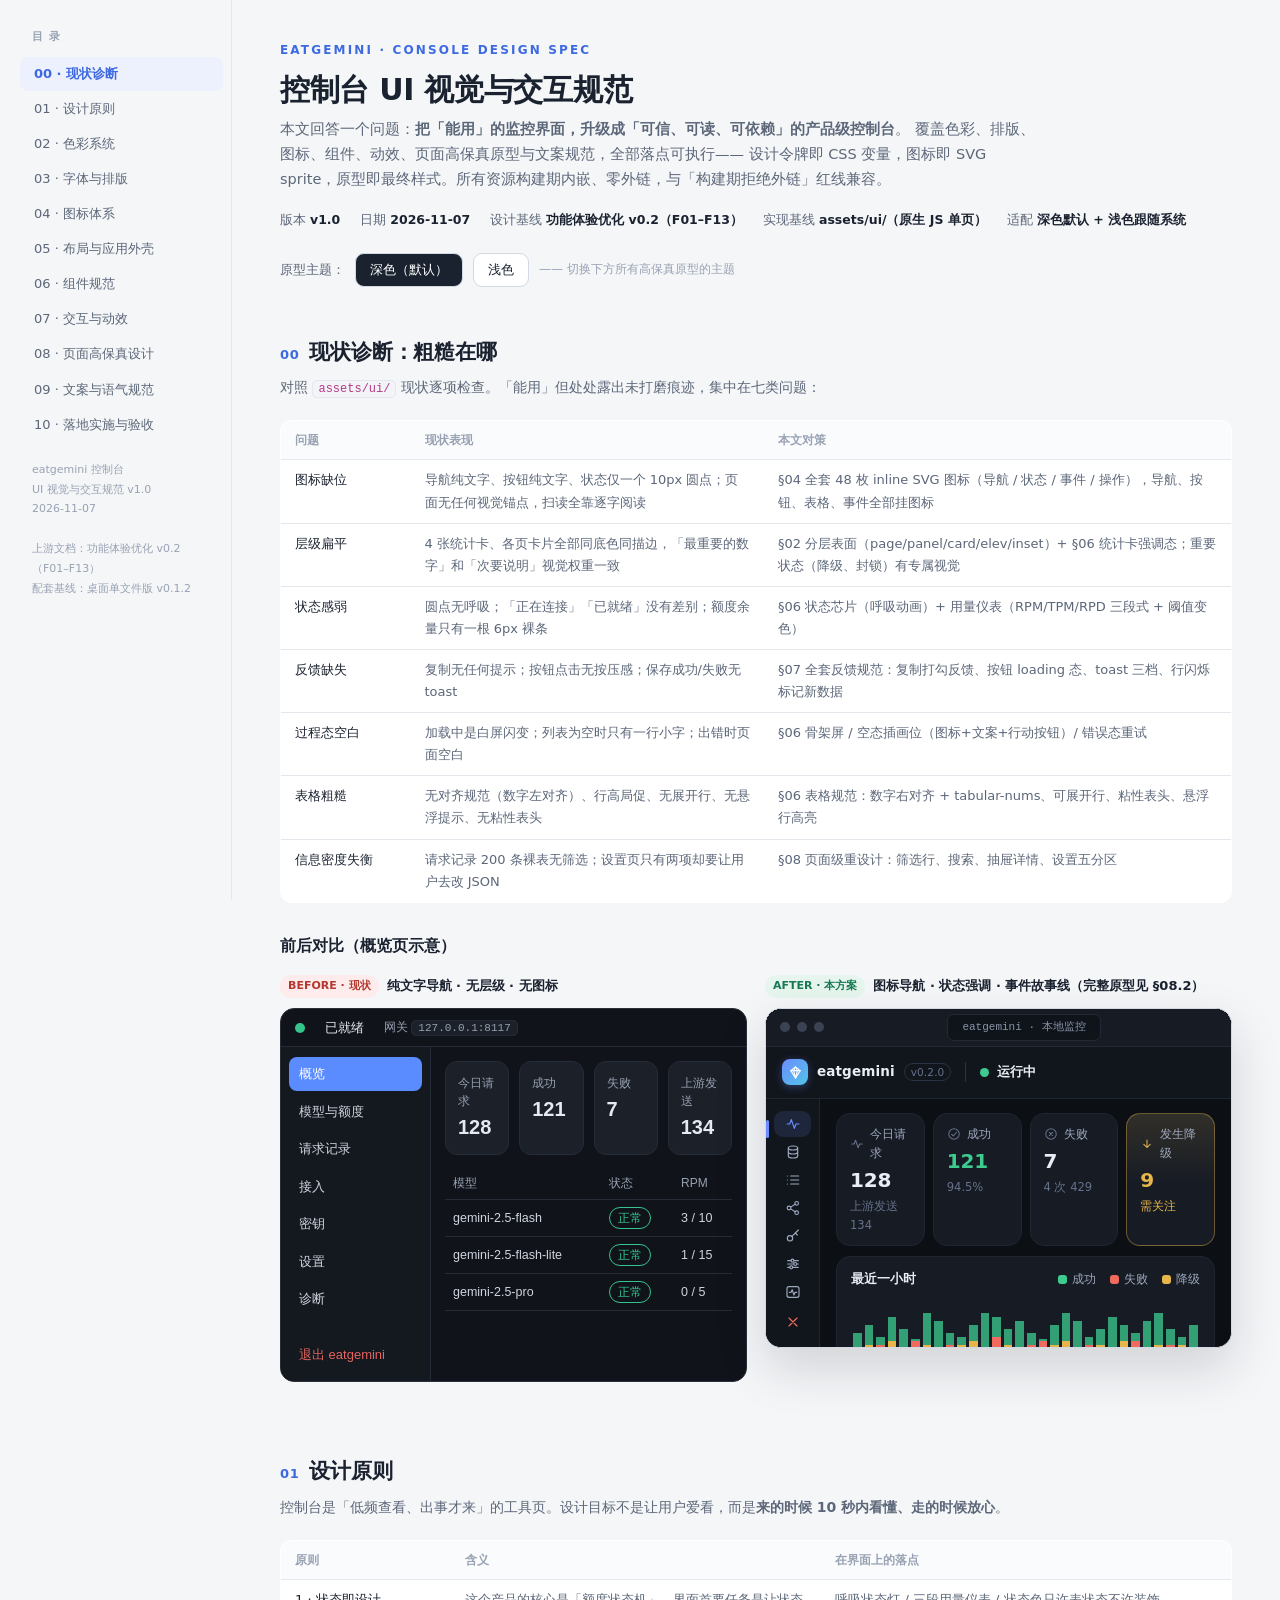
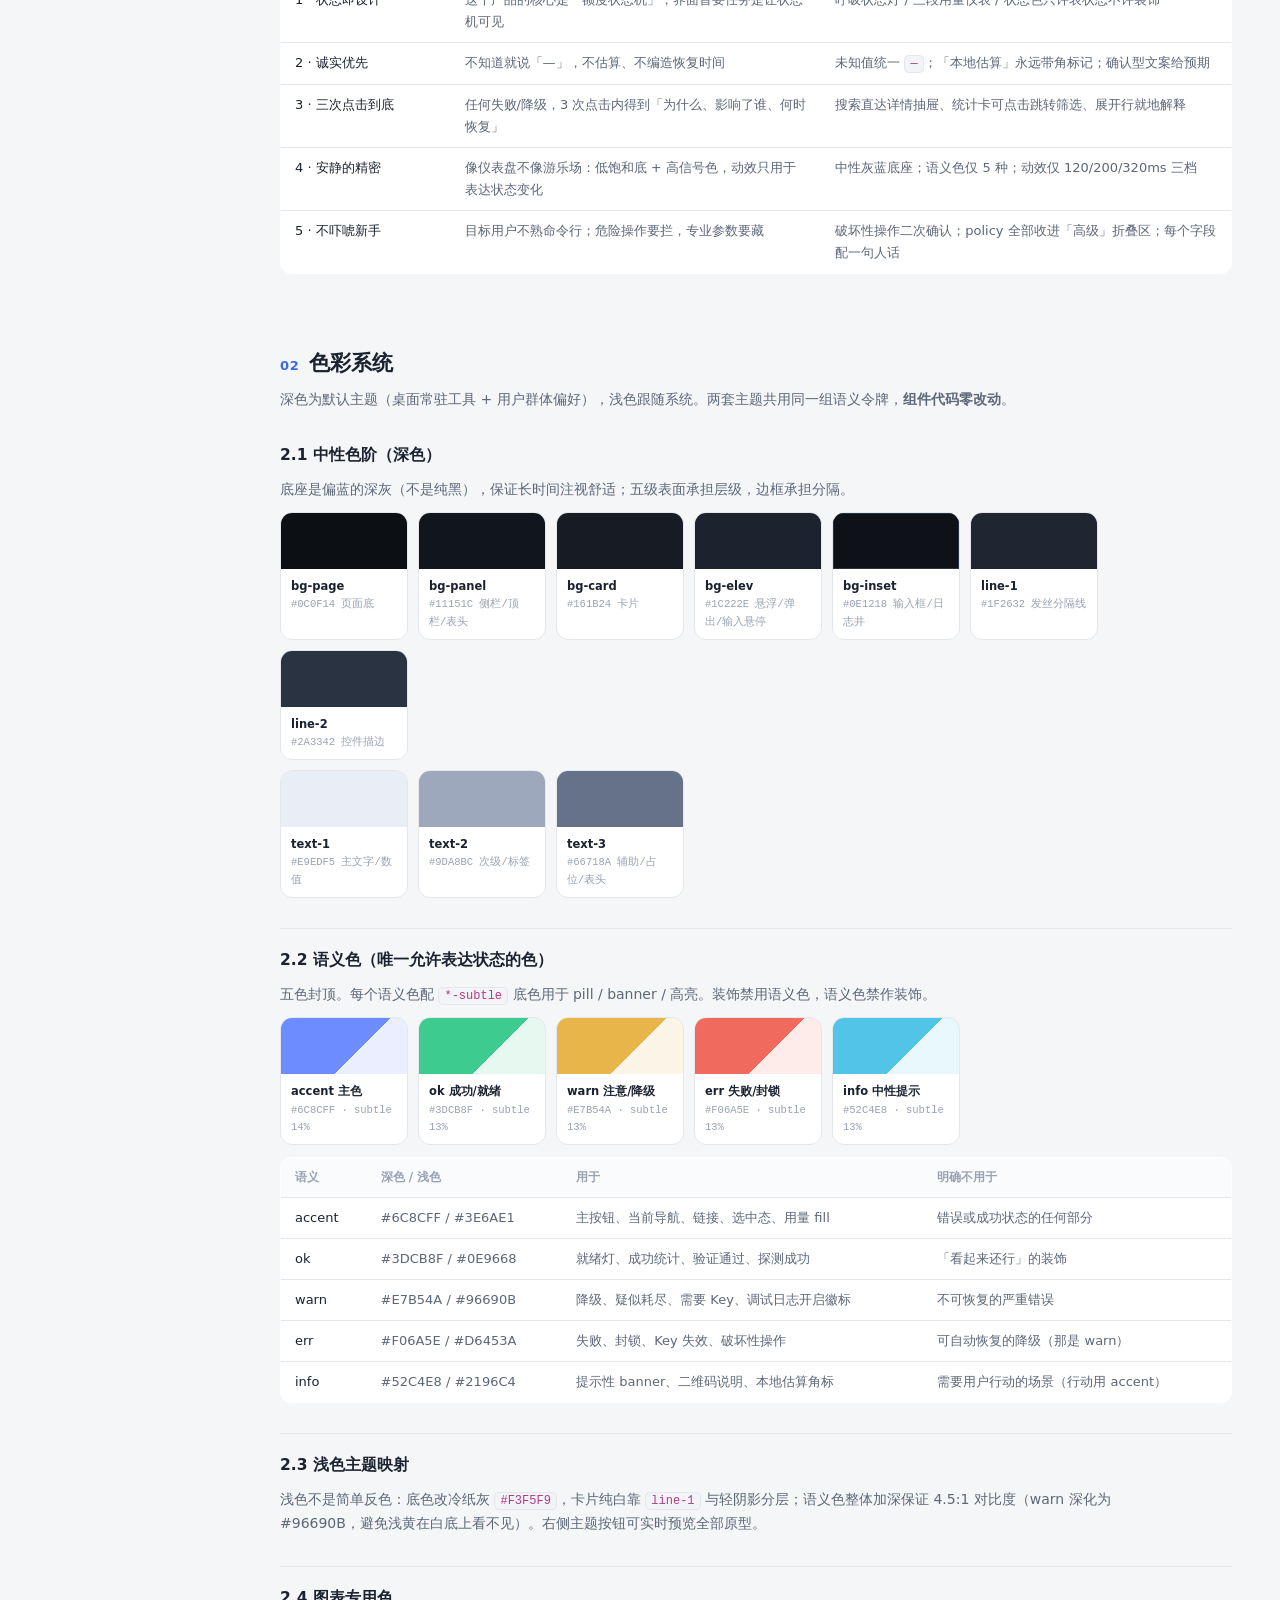
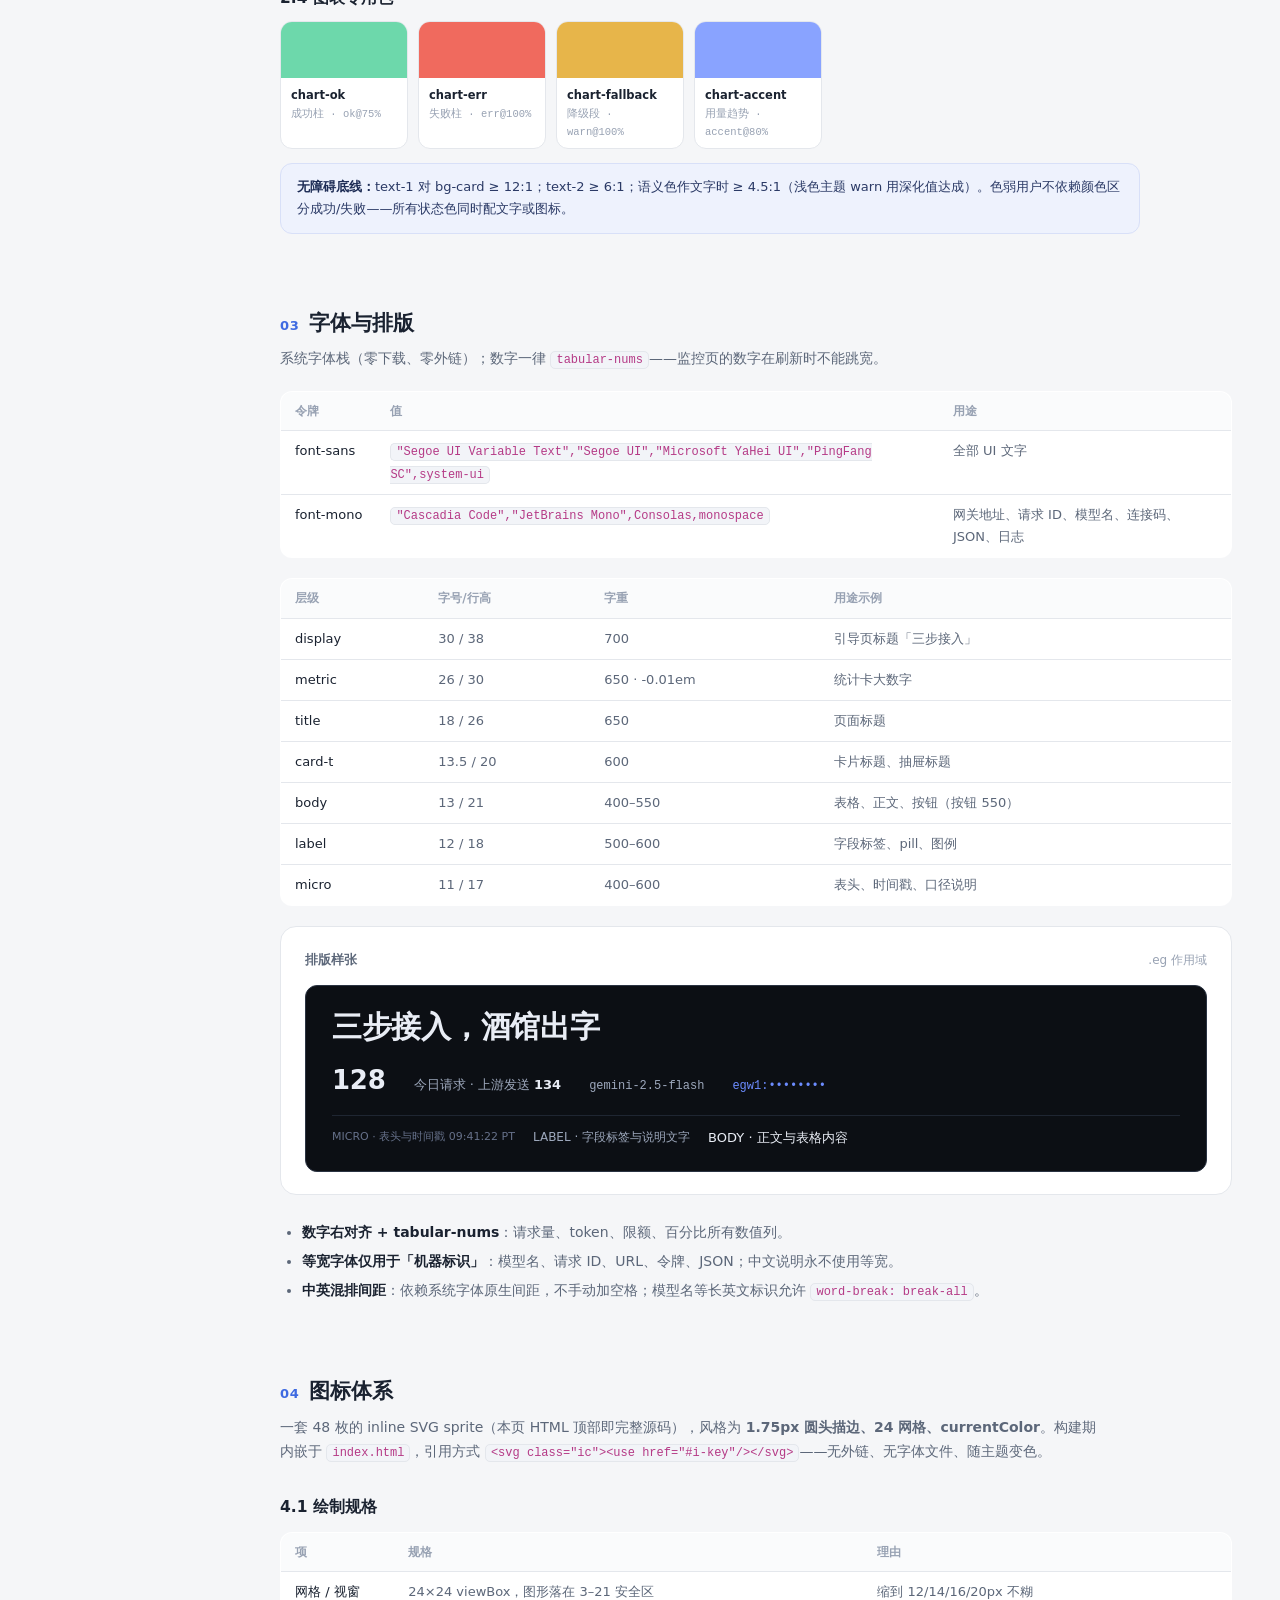
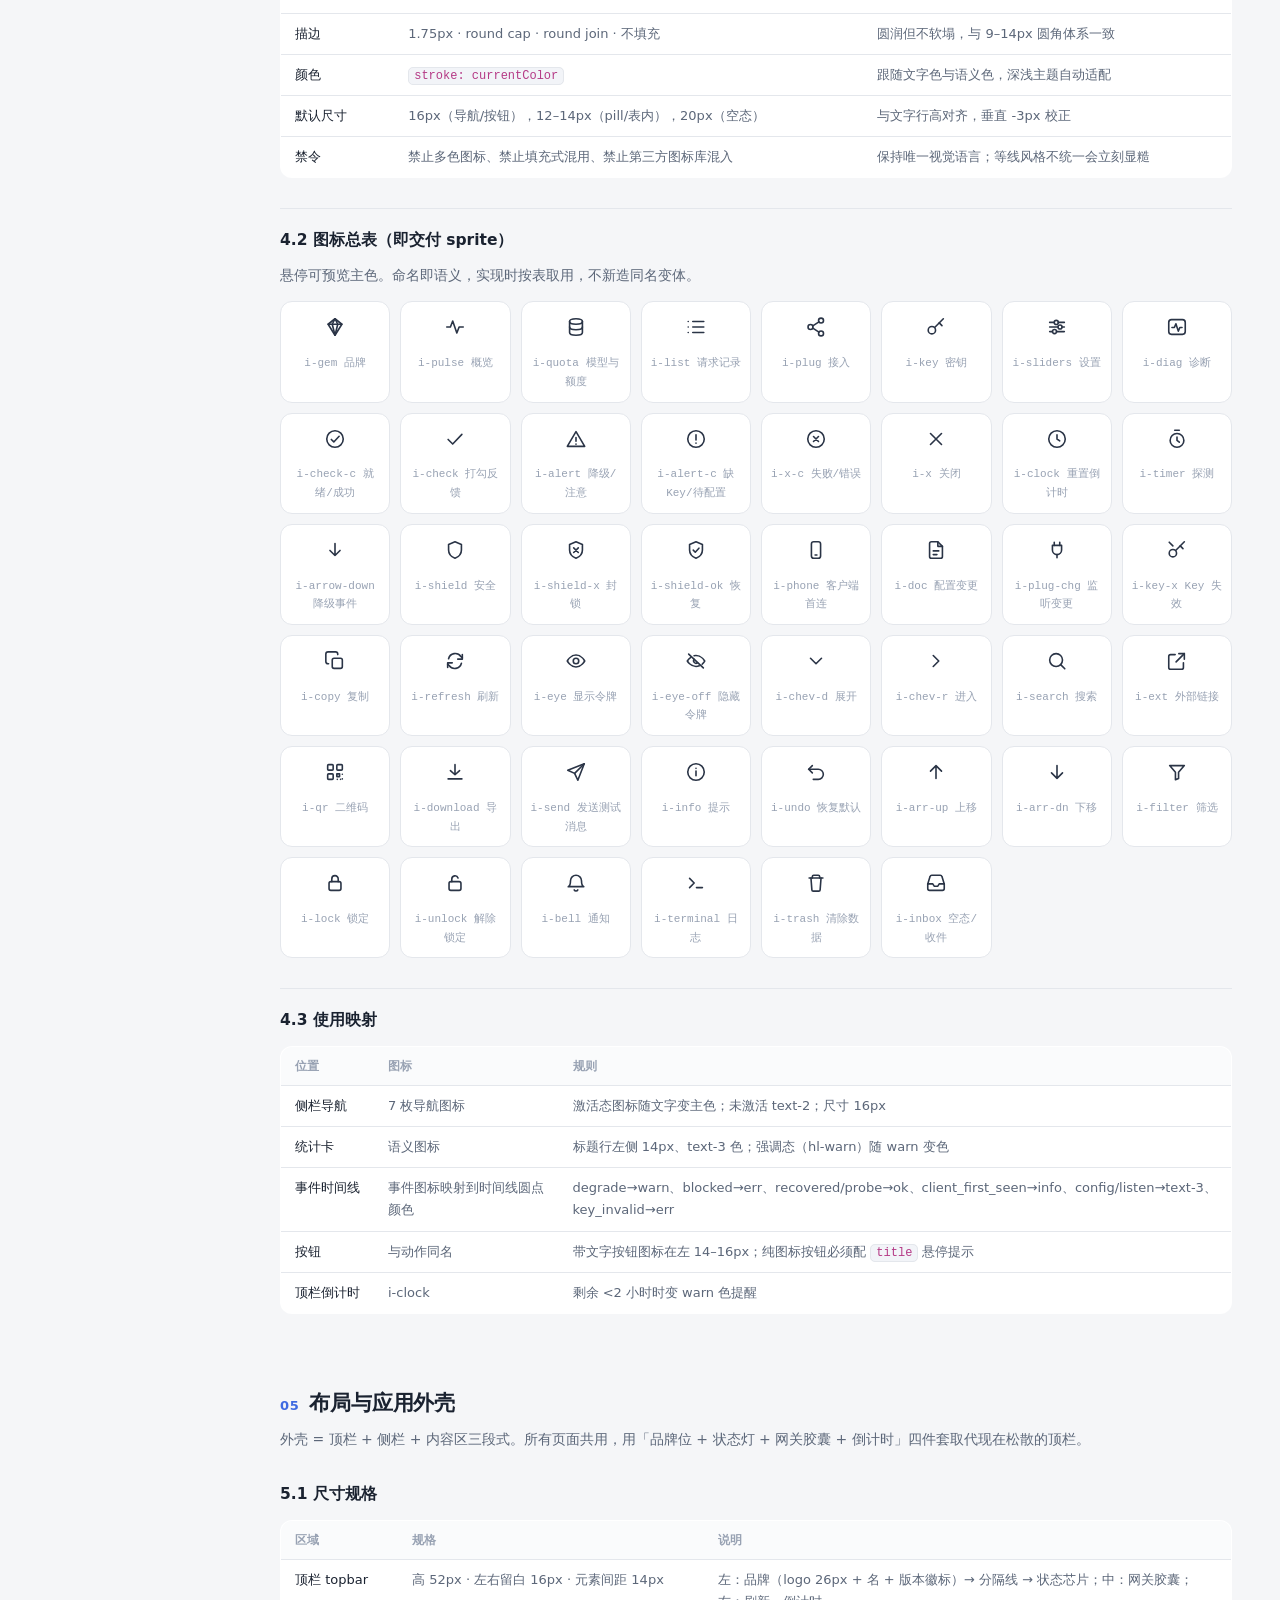
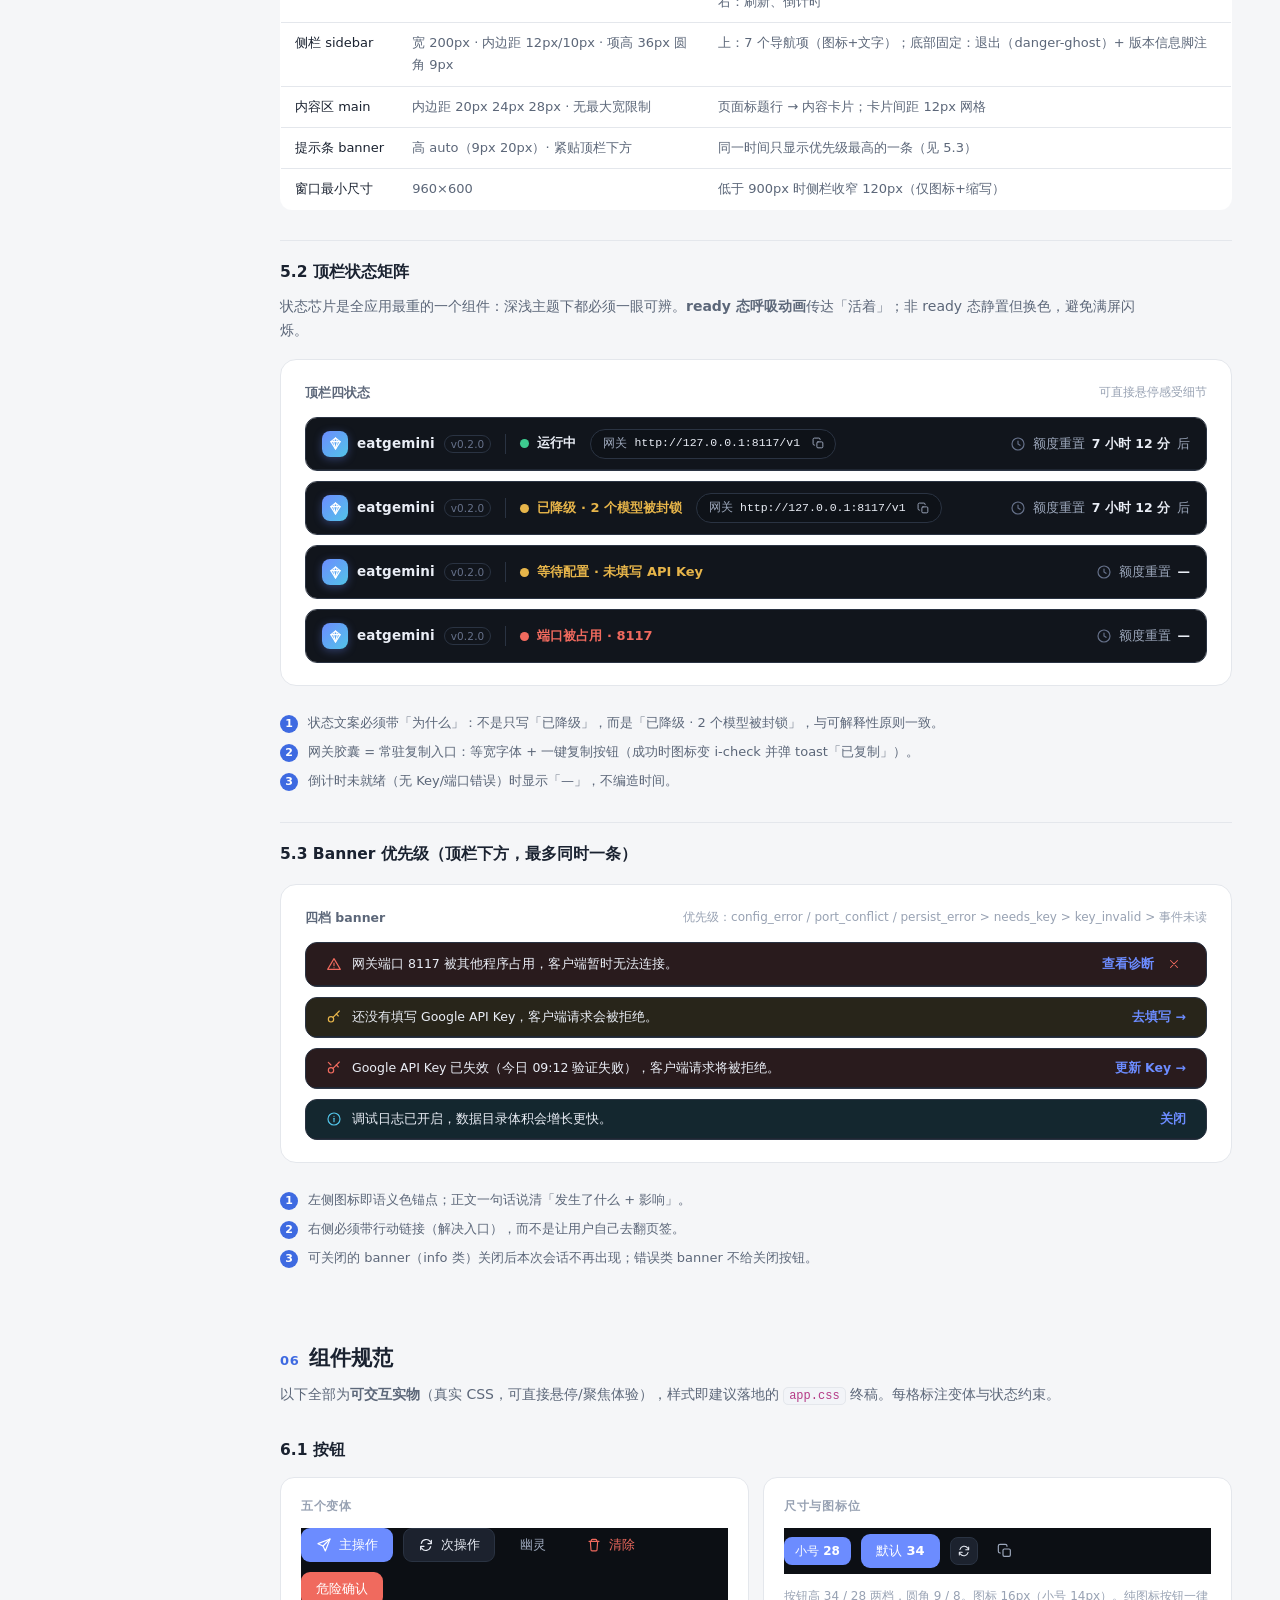
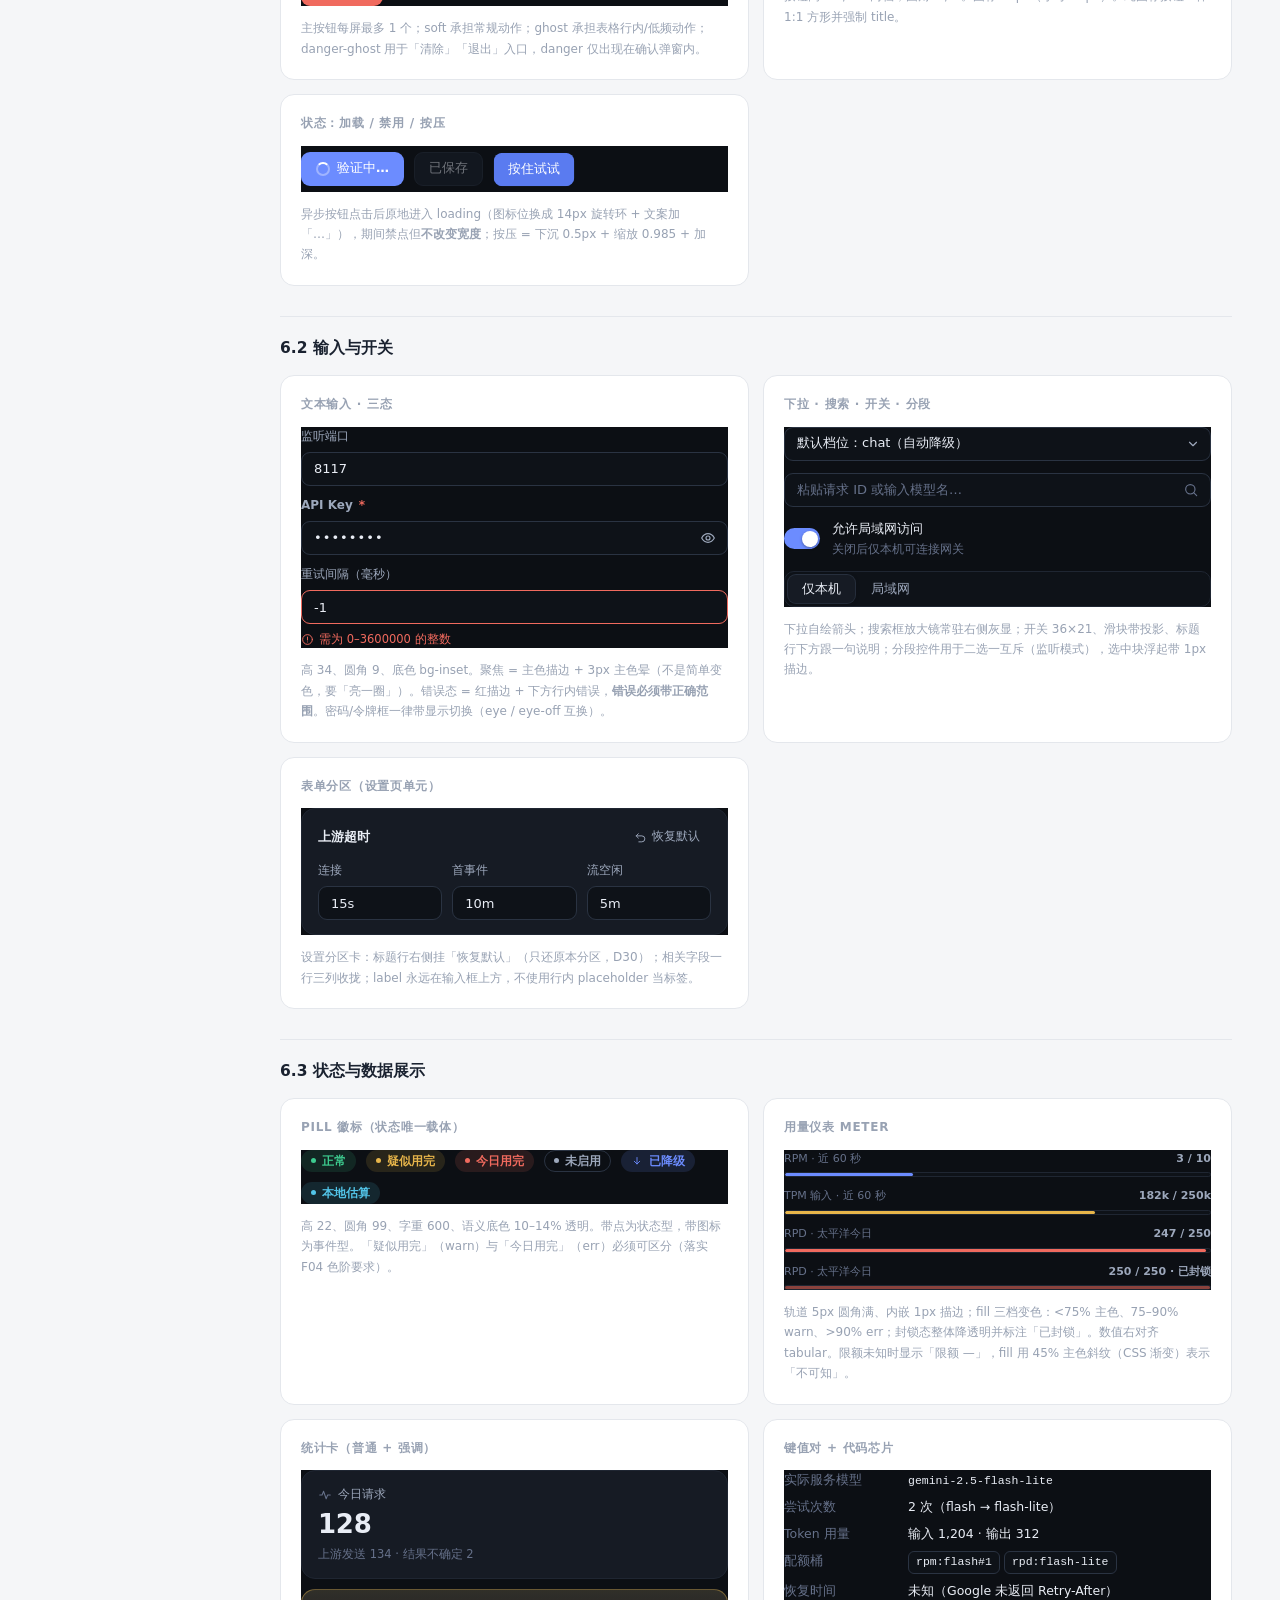
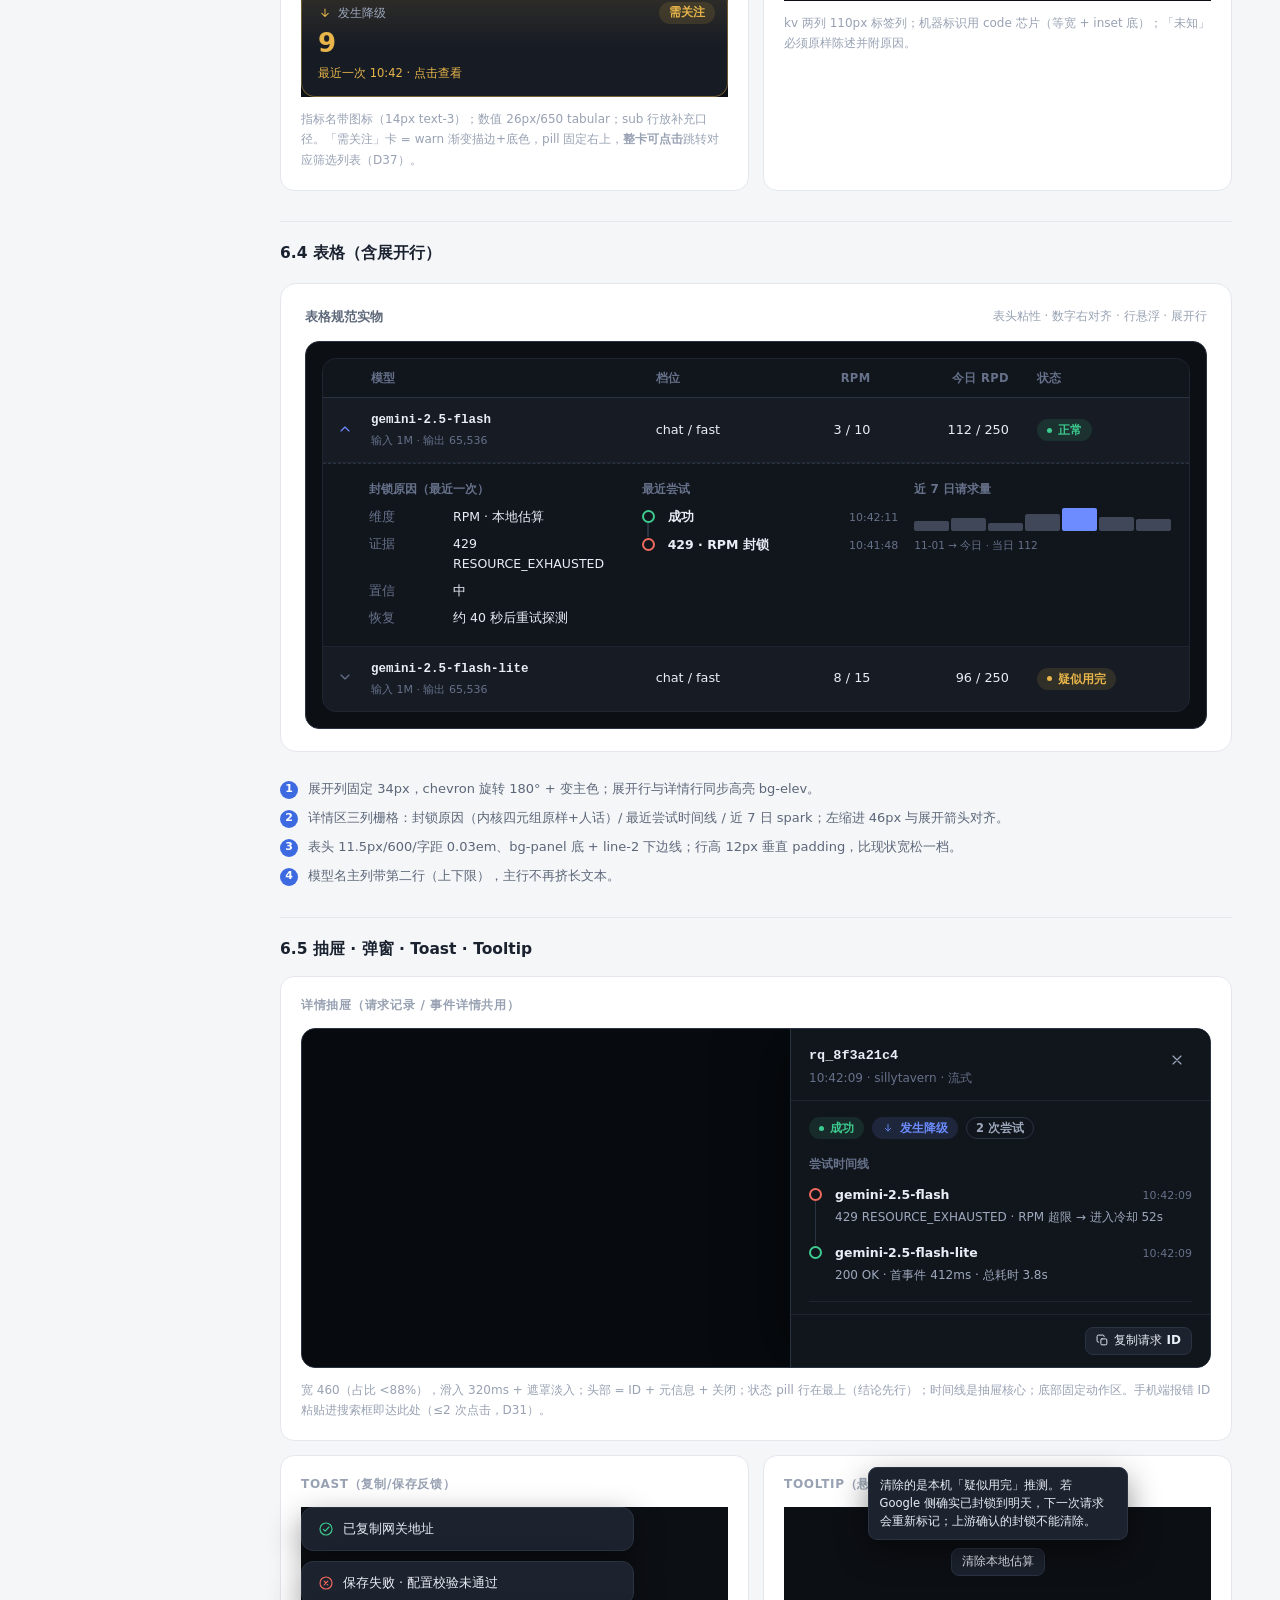
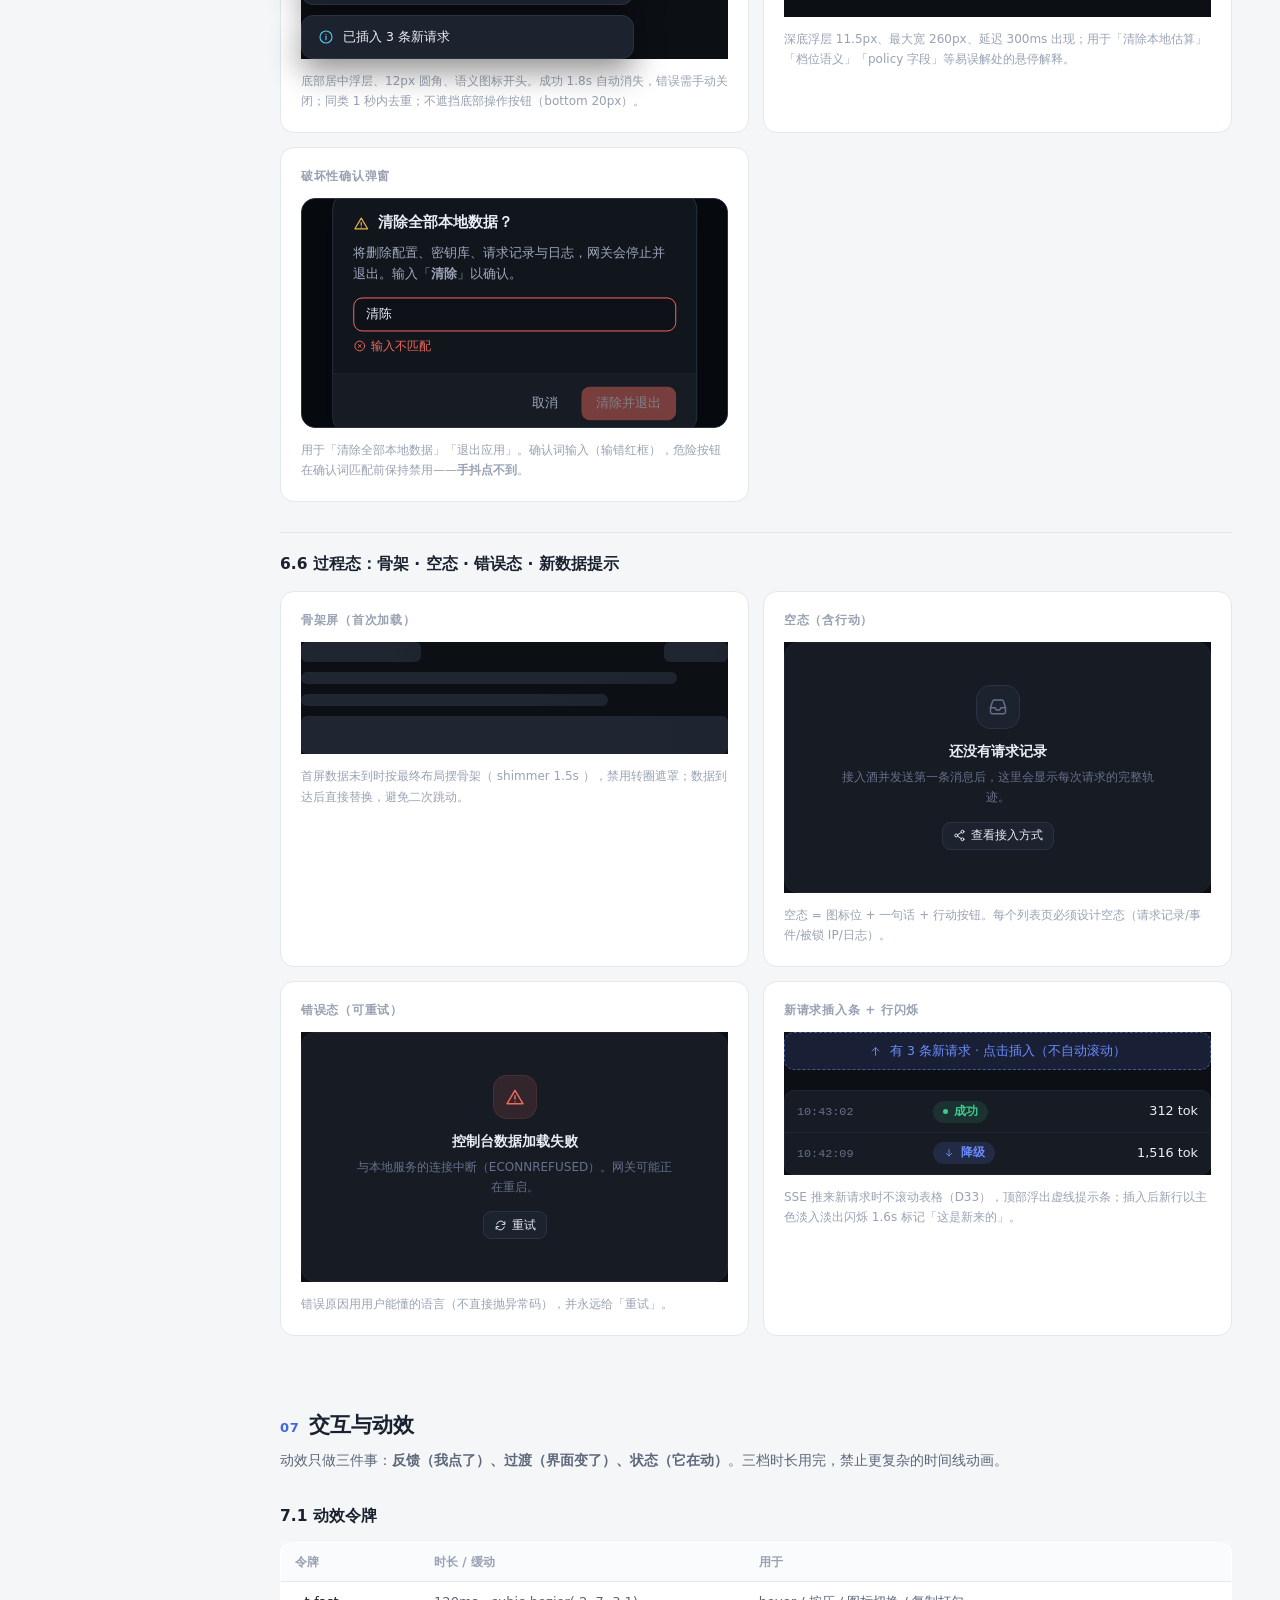
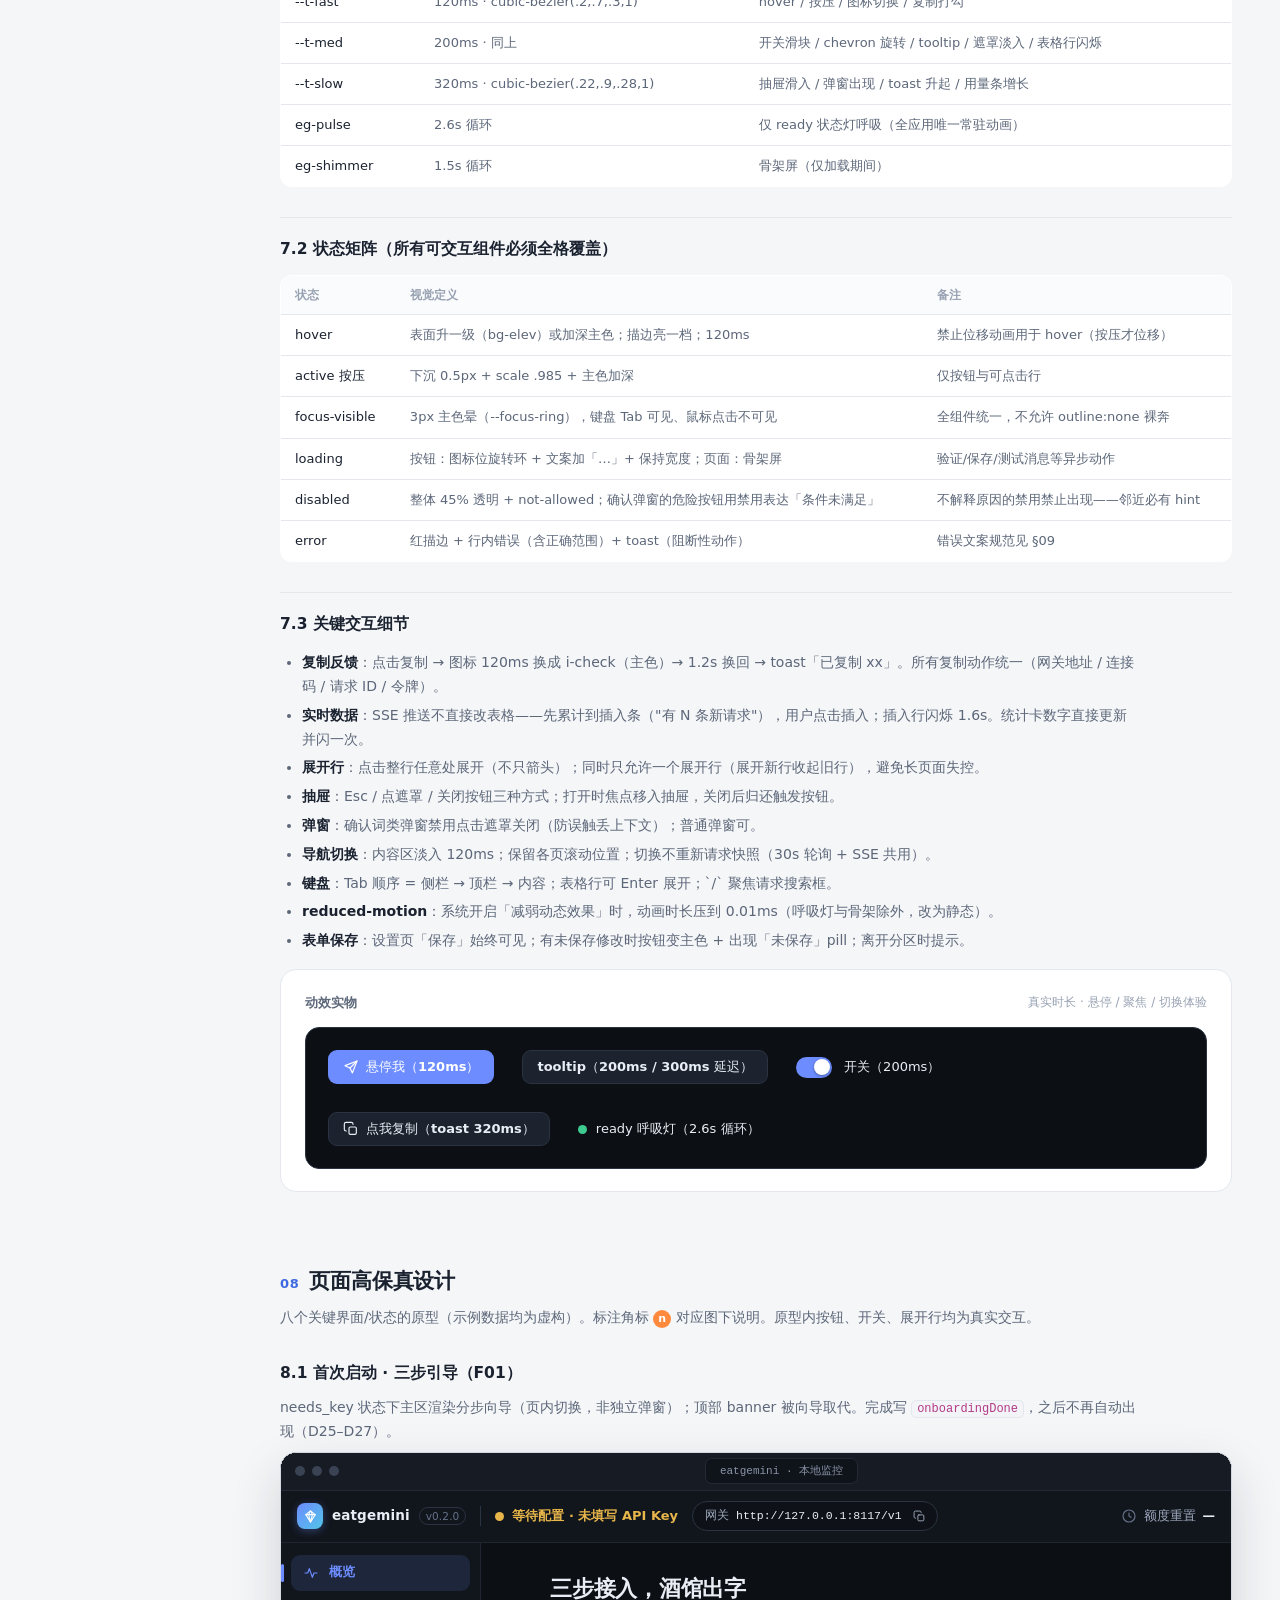
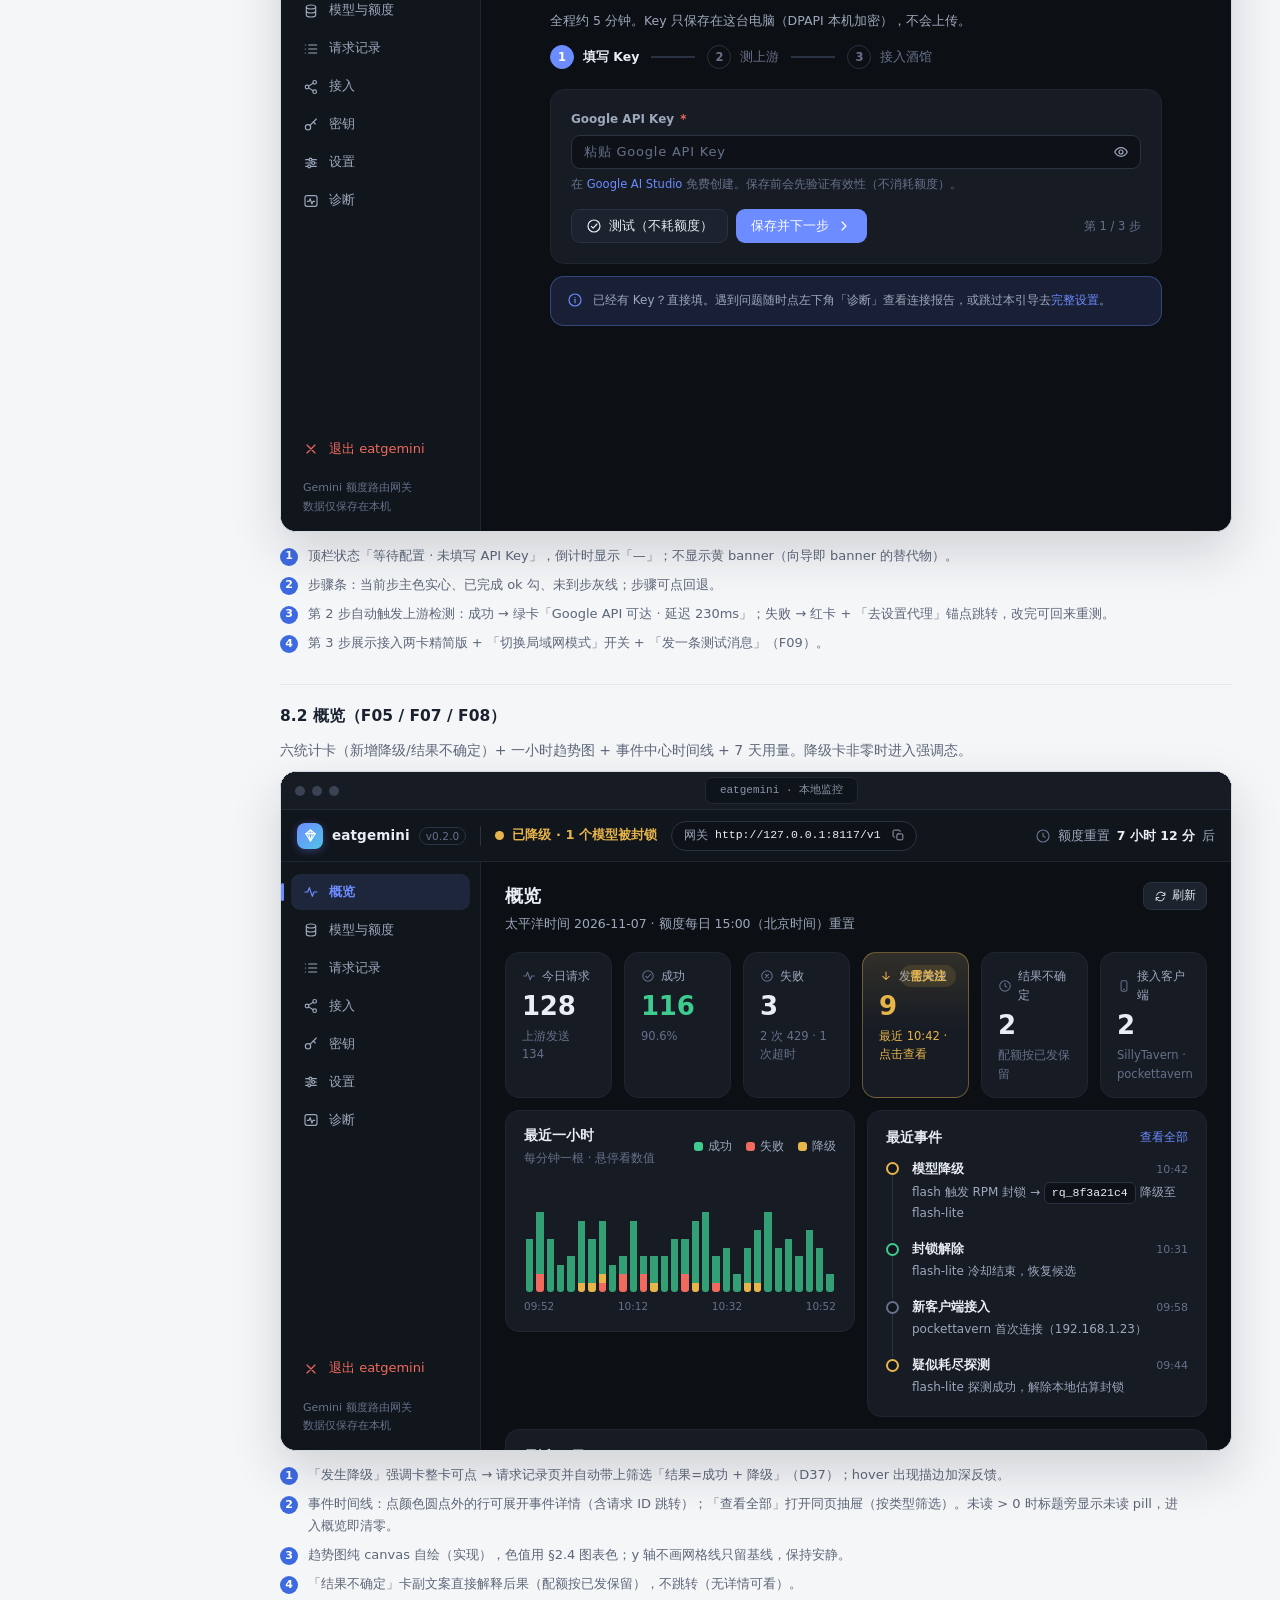
<file: 产品设计-UI视觉与交互规范-2026-11-07.html>
<!doctype html>
<html lang="zh-CN">
<head>
<meta charset="utf-8">
<meta name="viewport" content="width=device-width, initial-scale=1">
<title>eatgemini 控制台 · UI 视觉与交互规范 v1.0</title>
<style>
/* ============================================================
   本文档自身样式（d- 前缀）—— 与产品设计系统（.eg 作用域）分离
   ============================================================ */
:root {
  --d-bg: #f5f6f8;
  --d-card: #ffffff;
  --d-line: #e4e7ec;
  --d-line2: #d3d9e3;
  --d-text: #1a2230;
  --d-text2: #5c6779;
  --d-text3: #98a2b3;
  --d-accent: #3e6ae1;
  --d-code-bg: #f2f4f8;
}
* { box-sizing: border-box; }
html { scroll-behavior: smooth; }
body {
  margin: 0; background: var(--d-bg); color: var(--d-text);
  font: 14px/1.7 -apple-system, "Segoe UI", "Microsoft YaHei UI", "PingFang SC", system-ui, sans-serif;
  -webkit-font-smoothing: antialiased;
}
.doc { display: flex; max-width: 1440px; margin: 0 auto; gap: 0; }

/* ---- 侧边目录 ---- */
.d-toc {
  width: 232px; flex: none; position: sticky; top: 0; height: 100vh; overflow: auto;
  padding: 28px 8px 28px 20px; border-right: 1px solid var(--d-line);
  font-size: 13px;
}
.d-toc .toc-cap { font-size: 11px; letter-spacing: .12em; color: var(--d-text3); font-weight: 600; margin: 0 0 10px 12px; }
.d-toc a {
  display: block; padding: 6px 12px; border-radius: 8px; color: var(--d-text2);
  text-decoration: none; border-left: 2px solid transparent; margin-bottom: 1px;
}
.d-toc a:hover { background: #ecEFF5; color: var(--d-text); }
.d-toc a.on { color: var(--d-accent); background: #edf1fd; font-weight: 600; }
.d-toc .toc-ver { margin: 18px 12px; font-size: 11px; color: var(--d-text3); line-height: 1.8; }

/* ---- 正文 ---- */
.d-main { flex: 1; min-width: 0; padding: 40px 48px 120px; }
.d-hero { margin-bottom: 48px; }
.d-hero .eyebrow { font-size: 12px; letter-spacing: .18em; color: var(--d-accent); font-weight: 700; }
.d-hero h1 { font-size: 30px; line-height: 1.3; margin: 10px 0 8px; letter-spacing: -.01em; }
.d-hero .sub { color: var(--d-text2); font-size: 14.5px; max-width: 760px; }
.d-hero .meta { display: flex; gap: 20px; margin-top: 18px; font-size: 12.5px; color: var(--d-text2); flex-wrap: wrap; }
.d-hero .meta b { color: var(--d-text); font-weight: 600; }

section.sec { margin-bottom: 72px; scroll-margin-top: 24px; }
.sec > h2 {
  font-size: 21px; margin: 0 0 6px; letter-spacing: -.01em;
  display: flex; align-items: baseline; gap: 10px;
}
.sec > h2 .no { color: var(--d-accent); font-size: 13px; font-weight: 700; letter-spacing: .05em; }
.sec > .lead { color: var(--d-text2); margin: 0 0 20px; max-width: 820px; }
h3.d { font-size: 15.5px; margin: 30px 0 10px; padding-top: 18px; border-top: 1px solid var(--d-line); }
h3.d:first-of-type { border-top: 0; padding-top: 0; }
h4.d { font-size: 13.5px; margin: 20px 0 8px; color: var(--d-text); }
p.d { color: var(--d-text2); margin: 8px 0; max-width: 860px; }

.d-note {
  background: #eef2fd; border: 1px solid #d8e0f8; border-radius: 12px;
  padding: 12px 16px; font-size: 13px; color: #2b3a66; margin: 14px 0; max-width: 860px;
}
.d-note b { color: #1d2c55; }
.d-warn {
  background: #fdf6e7; border: 1px solid #f0e2bd; color: #6b5410;
  padding: 12px 16px; border-radius: 12px; font-size: 13px; margin: 14px 0; max-width: 860px;
}

/* 表格（文档用） */
table.dt { width: 100%; border-collapse: collapse; font-size: 13px; margin: 12px 0 20px; background: var(--d-card); border: 1px solid var(--d-line); border-radius: 12px; overflow: hidden; }
table.dt th { text-align: left; font-size: 12px; color: var(--d-text3); font-weight: 600; padding: 9px 14px; background: #fafbfc; border-bottom: 1px solid var(--d-line); white-space: nowrap; }
table.dt td { padding: 9px 14px; border-bottom: 1px solid var(--d-line); vertical-align: top; color: var(--d-text2); }
table.dt tr:last-child td { border-bottom: 0; }
table.dt td:first-child { color: var(--d-text); font-weight: 500; white-space: nowrap; }
table.dt code, p code, li code, td code {
  font-family: "Cascadia Code", Consolas, monospace; font-size: 12px;
  background: var(--d-code-bg); border: 1px solid var(--d-line); border-radius: 5px; padding: 1px 5px; color: #b53a86;
}
ul.d, ol.d { color: var(--d-text2); max-width: 860px; padding-left: 22px; }
ul.d li, ol.d li { margin: 5px 0; }
ul.d li b, ol.d li b { color: var(--d-text); }

/* 示例画框（承载 .eg 原型） */
.demo {
  background: var(--d-card); border: 1px solid var(--d-line); border-radius: 16px;
  padding: 22px 24px; margin: 16px 0 26px; overflow-x: auto;
}
.demo > .demo-cap { font-size: 12px; color: var(--d-text3); margin: 0 0 14px; display: flex; justify-content: space-between; align-items: center; gap: 10px; flex-wrap: wrap; }
.demo > .demo-cap b { color: var(--d-text2); font-weight: 600; font-size: 12.5px; }

/* 组件陈列格 */
.gallery { display: grid; grid-template-columns: repeat(auto-fill, minmax(340px, 1fr)); gap: 14px; margin: 14px 0 24px; }
.g-cell { background: var(--d-card); border: 1px solid var(--d-line); border-radius: 14px; padding: 18px 20px 20px; }
.g-cell .g-t { font-size: 12px; font-weight: 600; color: var(--d-text3); letter-spacing: .06em; margin-bottom: 12px; text-transform: uppercase; }
.g-cell .g-stage { min-height: 46px; display: flex; align-items: center; gap: 10px; flex-wrap: wrap; }
.g-cell .g-desc { font-size: 12px; color: var(--d-text3); margin-top: 12px; line-height: 1.7; }

/* 图标陈列 */
.icon-grid { display: grid; grid-template-columns: repeat(auto-fill, minmax(108px, 1fr)); gap: 10px; margin: 14px 0 20px; }
.ic-cell { background: var(--d-card); border: 1px solid var(--d-line); border-radius: 12px; padding: 14px 8px 10px; text-align: center; }
.ic-cell svg { width: 22px; height: 22px; color: #2a3446; }
.ic-cell .n { display: block; font-size: 11px; color: var(--d-text3); margin-top: 8px; font-family: Consolas, monospace; }
.ic-cell:hover { border-color: var(--d-accent); }
.ic-cell:hover svg { color: var(--d-accent); }

/* 色板 */
.sw-row { display: flex; gap: 10px; flex-wrap: wrap; margin: 10px 0 6px; }
.sw { width: 128px; border: 1px solid var(--d-line); border-radius: 12px; overflow: hidden; background: var(--d-card); }
.sw .c { height: 56px; }
.sw .t { padding: 8px 10px; font-size: 11px; line-height: 1.6; }
.sw .t b { display: block; font-size: 11.5px; color: var(--d-text); }
.sw .t span { color: var(--d-text3); font-family: Consolas, monospace; font-size: 10.5px; }

/* 标注列表 */
ol.ann-list { font-size: 13px; color: var(--d-text2); max-width: 900px; padding-left: 0; list-style: none; }
ol.ann-list li { display: flex; gap: 10px; margin: 7px 0; }
.ann-no {
  flex: none; width: 18px; height: 18px; border-radius: 50%; background: var(--d-accent); color: #fff;
  font-size: 11px; font-weight: 700; display: inline-flex; align-items: center; justify-content: center; margin-top: 3px;
}
/* 框内标注角标（产品侧） */
.eg .ann {
  position: absolute; z-index: 5; width: 18px; height: 18px; border-radius: 50%;
  background: #ff8a3d; color: #fff; font-size: 11px; font-weight: 700;
  display: inline-flex; align-items: center; justify-content: center;
  box-shadow: 0 0 0 3px rgba(255,138,61,.25); pointer-events: none; font-style: normal;
}

/* 前后对比 */
.ba-grid { display: grid; grid-template-columns: 1fr 1fr; gap: 18px; margin: 16px 0 8px; }
.ba-col .ba-t { font-size: 13px; font-weight: 700; margin-bottom: 10px; display: flex; align-items: center; gap: 8px; }
.ba-t .tag { font-size: 11px; padding: 2px 8px; border-radius: 99px; font-weight: 600; }
.tag.bad { background: #fdeceb; color: #b3382f; }
.tag.good { background: #e6f6ef; color: #177a52; }
@media (max-width: 1180px) { .ba-grid { grid-template-columns: 1fr; } }

/* 旧版样式（复刻现状的粗糙感，仅用于对比框） */
.legacy { background: #10131a; color: #e6e9ef; border-radius: 14px; border: 1px solid #2a2f3a; overflow: hidden; font: 13px/1.5 "Microsoft YaHei UI", sans-serif; }
.legacy .lg-top { padding: 9px 14px; border-bottom: 1px solid #262c37; display: flex; gap: 20px; font-size: 13px; align-items: center; }
.legacy .lg-top .dot { width: 10px; height: 10px; border-radius: 50%; background: #35c48c; }
.legacy .lg-body { display: flex; min-height: 300px; }
.legacy .lg-nav { width: 150px; border-right: 1px solid #262c37; padding: 10px 8px; display: flex; flex-direction: column; gap: 4px; background: #14181f; }
.legacy .lg-nav span { padding: 7px 10px; border-radius: 8px; color: #cfd5df; }
.legacy .lg-nav span.on { background: #5b8cff; color: #fff; }
.legacy .lg-nav .sp { flex: 1; }
.legacy .lg-nav .exit { color: #e5645f; }
.legacy .lg-main { flex: 1; padding: 14px; }
.legacy .lg-cards { display: flex; gap: 10px; }
.legacy .lg-card { flex: 1; background: #1b2029; border: 1px solid #262c37; border-radius: 12px; padding: 12px; }
.legacy .lg-card .k { color: #97a1b0; font-size: 12px; }
.legacy .lg-card .v { font-size: 20px; font-weight: 600; margin-top: 2px; }
.legacy table { width: 100%; border-collapse: collapse; font-size: 12.5px; margin-top: 12px; }
.legacy th, .legacy td { text-align: left; padding: 7px 8px; border-bottom: 1px solid #262c37; color: #cfd5df; }
.legacy th { color: #97a1b0; font-weight: 500; font-size: 12px; }
.legacy .pill { display: inline-block; padding: 1px 8px; border-radius: 99px; font-size: 12px; border: 1px solid #35c48c; color: #35c48c; }

/* ============================================================
   ★ 产品设计系统（.eg 作用域）＝ 建议的 app.css 终稿
   实施时去掉 ".eg " 前缀与 .eg.light 分支即可整体落进 assets/ui/app.css
   ============================================================ */
.eg {
  /* -- 色彩令牌 · 深色（默认） -- */
  --bg-page: #0c0f14;
  --bg-panel: #11151c;
  --bg-card: #161b24;
  --bg-elev: #1c222e;
  --bg-inset: #0e1218;
  --line-1: #1f2632;
  --line-2: #2a3342;
  --text-1: #e9edf5;
  --text-2: #9da8bc;
  --text-3: #66718a;
  --accent: #6c8cff;
  --accent-hover: #85a0ff;
  --accent-active: #5a7bf0;
  --accent-subtle: rgba(108, 140, 255, 0.14);
  --ok: #3dcb8f;
  --ok-subtle: rgba(61, 203, 143, 0.13);
  --warn: #e7b54a;
  --warn-subtle: rgba(231, 181, 74, 0.13);
  --err: #f06a5e;
  --err-subtle: rgba(240, 106, 94, 0.13);
  --info: #52c4e8;
  --info-subtle: rgba(82, 196, 232, 0.13);
  --shadow-pop: 0 12px 32px rgba(0, 0, 0, 0.45);
  --shadow-drawer: -24px 0 48px rgba(0, 0, 0, 0.38);
  --focus-ring: 0 0 0 3px rgba(108, 140, 255, 0.35);
  /* -- 圆角 / 间距 / 动效 -- */
  --r-sm: 7px; --r-md: 10px; --r-lg: 14px;
  --t-fast: 120ms; --t-med: 200ms; --t-slow: 320ms;
  --ease: cubic-bezier(0.2, 0.7, 0.3, 1);
  --ease-drawer: cubic-bezier(0.22, 0.9, 0.28, 1);

  color-scheme: dark;
  background: var(--bg-page); color: var(--text-1);
  font: 13px/1.6 "Segoe UI Variable Text", "Segoe UI", "Microsoft YaHei UI", "PingFang SC", system-ui, sans-serif;
  font-variant-numeric: tabular-nums;
}
.eg.light {
  --bg-page: #f3f5f9;
  --bg-panel: #ffffff;
  --bg-card: #ffffff;
  --bg-elev: #f4f6fb;
  --bg-inset: #eef1f6;
  --line-1: #e5e9f0;
  --line-2: #d5dce6;
  --text-1: #18202c;
  --text-2: #5c6779;
  --text-3: #98a2b3;
  --accent: #3e6ae1;
  --accent-hover: #2f5bd1;
  --accent-active: #2a51c0;
  --accent-subtle: rgba(62, 106, 225, 0.10);
  --ok: #0e9668;
  --ok-subtle: rgba(14, 150, 104, 0.10);
  --warn: #96690b;
  --warn-subtle: rgba(190, 138, 22, 0.13);
  --err: #d6453a;
  --err-subtle: rgba(214, 69, 58, 0.09);
  --info: #2196c4;
  --info-subtle: rgba(33, 150, 196, 0.11);
  --shadow-pop: 0 12px 32px rgba(16, 24, 40, 0.16);
  --shadow-drawer: -24px 0 48px rgba(16, 24, 40, 0.14);
  --focus-ring: 0 0 0 3px rgba(62, 106, 225, 0.28);
  color-scheme: light;
}
.eg *, .eg *::before, .eg *::after { box-sizing: border-box; }
.eg ::selection { background: var(--accent-subtle); }
.eg :focus-visible { outline: none; box-shadow: var(--focus-ring); border-radius: var(--r-sm); }
.eg .ic { width: 16px; height: 16px; flex: none; vertical-align: -3px; }
.eg .mono { font-family: "Cascadia Code", "JetBrains Mono", Consolas, monospace; font-size: 0.92em; }

/* ---- 应用外壳 ---- */
.eg .shell { display: flex; flex-direction: column; height: 100%; }
.eg .topbar {
  height: 52px; flex: none; display: flex; align-items: center; gap: 14px;
  padding: 0 16px; background: var(--bg-panel); border-bottom: 1px solid var(--line-1);
}
.eg .brand { display: flex; align-items: center; gap: 9px; font-weight: 700; font-size: 13.5px; letter-spacing: .01em; }
.eg .logo {
  width: 26px; height: 26px; border-radius: 8px; display: inline-flex; align-items: center; justify-content: center;
  background: linear-gradient(135deg, #6c8cff, #52c4e8); color: #fff; box-shadow: 0 2px 8px rgba(108, 140, 255, .35);
}
.eg .logo .ic { width: 15px; height: 15px; }
.eg .ver { font-size: 10.5px; color: var(--text-3); border: 1px solid var(--line-2); padding: 0 6px; border-radius: 99px; line-height: 16px; font-weight: 500; }
.eg .tsep { width: 1px; height: 20px; background: var(--line-2); }
.eg .state-chip { display: flex; align-items: center; gap: 8px; font-weight: 600; font-size: 13px; }
.eg .dot { width: 9px; height: 9px; border-radius: 50%; background: var(--text-3); flex: none; }
.eg .dot.ready { background: var(--ok); animation: eg-pulse 2.6s var(--ease) infinite; }
.eg .dot.degraded, .eg .dot.needs_key { background: var(--warn); }
.eg .dot.error { background: var(--err); }
@keyframes eg-pulse {
  0% { box-shadow: 0 0 0 0 rgba(61, 203, 143, 0.45); }
  70% { box-shadow: 0 0 0 6px rgba(61, 203, 143, 0); }
  100% { box-shadow: 0 0 0 0 rgba(61, 203, 143, 0); }
}
.eg .gw-pill {
  display: inline-flex; align-items: center; gap: 7px; height: 30px; padding: 0 6px 0 12px;
  background: var(--bg-inset); border: 1px solid var(--line-2); border-radius: 99px;
  font-size: 12px; color: var(--text-2);
}
.eg .gw-pill code { font-family: "Cascadia Code", Consolas, monospace; font-size: 11.5px; color: var(--text-1); }
.eg .reset-chip { margin-left: auto; display: flex; align-items: center; gap: 7px; color: var(--text-2); font-size: 12.5px; }
.eg .reset-chip .ic { color: var(--text-3); }
.eg .reset-chip b { color: var(--text-1); font-weight: 600; }
.eg .iconbtn {
  width: 30px; height: 30px; border-radius: 8px; border: 0; background: transparent; color: var(--text-2);
  display: inline-flex; align-items: center; justify-content: center; cursor: pointer;
  transition: background var(--t-fast) var(--ease), color var(--t-fast) var(--ease);
}
.eg .iconbtn:hover { background: var(--bg-elev); color: var(--text-1); }

.eg .banner {
  display: flex; align-items: center; gap: 10px; padding: 9px 20px; font-size: 12.5px;
  border-bottom: 1px solid var(--line-1); background: var(--warn-subtle); color: var(--text-1);
}
.eg .banner .ic { color: var(--warn); }
.eg .banner.err { background: var(--err-subtle); }
.eg .banner.err .ic { color: var(--err); }
.eg .banner.info { background: var(--info-subtle); }
.eg .banner.info .ic { color: var(--info); }
.eg .banner .bn-act { margin-left: auto; display: flex; gap: 8px; align-items: center; }
.eg .banner a { color: var(--accent); font-weight: 600; text-decoration: none; cursor: pointer; }
.eg .banner a:hover { text-decoration: underline; }

.eg .body { display: flex; flex: 1; min-height: 0; }
.eg .side {
  width: 200px; flex: none; display: flex; flex-direction: column; gap: 2px;
  padding: 12px 10px; background: var(--bg-panel); border-right: 1px solid var(--line-1);
}
.eg .side .spacer { flex: 1; }
.eg .nav-item {
  position: relative; display: flex; align-items: center; gap: 10px; height: 36px; padding: 0 12px;
  border-radius: 9px; border: 0; background: transparent; color: var(--text-2);
  font: inherit; font-size: 13px; text-align: left; cursor: pointer; width: 100%;
  transition: background var(--t-fast) var(--ease), color var(--t-fast) var(--ease);
}
.eg .nav-item:hover { background: var(--bg-elev); color: var(--text-1); }
.eg .nav-item.active { background: var(--accent-subtle); color: var(--accent); font-weight: 600; }
.eg .nav-item.active::before {
  content: ""; position: absolute; left: -10px; top: 9px; width: 3px; height: 18px;
  border-radius: 3px; background: var(--accent);
}
.eg .nav-item .nav-badge {
  margin-left: auto; min-width: 17px; height: 17px; padding: 0 5px; border-radius: 99px;
  background: var(--err); color: #fff; font-size: 10.5px; font-weight: 700;
  display: inline-flex; align-items: center; justify-content: center;
}
.eg .nav-item.exit { color: var(--err); }
.eg .nav-item.exit:hover { background: var(--err-subtle); color: var(--err); }
.eg .side-foot { padding: 10px 12px 2px; font-size: 11px; color: var(--text-3); line-height: 1.7; }
/* 紧凑模式（文档缩略帧用）：图标窄栏 */
.eg.compact .side { width: 54px; padding: 12px 8px; }
.eg.compact .nav-item { justify-content: center; gap: 0; padding: 0; }
.eg.compact .nav-item .nl { display: none; }
.eg.compact .nav-item.active::before { left: -8px; }
.eg.compact .side-foot { display: none; }

.eg .main { flex: 1; min-width: 0; overflow: auto; padding: 20px 24px 28px; }
.eg .page-head { display: flex; align-items: flex-start; justify-content: space-between; gap: 16px; margin-bottom: 18px; }
.eg .page-head h2 { font-size: 18px; font-weight: 650; letter-spacing: -.01em; margin: 0; }
.eg .page-head .desc { font-size: 12.5px; color: var(--text-2); margin-top: 3px; }
.eg .page-head .acts { display: flex; gap: 8px; flex: none; align-items: center; }

/* ---- 卡片与布局 ---- */
.eg .card { background: var(--bg-card); border: 1px solid var(--line-1); border-radius: var(--r-lg); padding: 16px 18px; }
.eg .card.flush { padding: 0; overflow: hidden; }
.eg .card-head { display: flex; align-items: center; justify-content: space-between; gap: 10px; padding: 14px 18px 0; }
.eg .card-head h3 { font-size: 13.5px; font-weight: 600; margin: 0; }
.eg .card-head .sub { font-size: 12px; color: var(--text-3); margin-top: 2px; }
.eg .card-body { padding: 14px 18px 16px; }
.eg .grid { display: grid; gap: 12px; }
.eg .grid.c3 { grid-template-columns: repeat(3, 1fr); }
.eg .grid.c4 { grid-template-columns: repeat(4, 1fr); }
.eg .grid.c6 { grid-template-columns: repeat(6, 1fr); }
.eg .grid.split { grid-template-columns: 1fr 340px; align-items: start; }
.eg .muted { color: var(--text-2); }
.eg .dim { color: var(--text-3); }
.eg .small { font-size: 12px; }
.eg .sep { height: 1px; background: var(--line-1); border: 0; margin: 14px 0; }
.eg .right { margin-left: auto; }

/* ---- 统计卡 ---- */
.eg .stat { background: var(--bg-card); border: 1px solid var(--line-1); border-radius: var(--r-lg); padding: 14px 16px; position: relative; overflow: hidden; }
.eg .stat .k { font-size: 12px; color: var(--text-2); display: flex; align-items: center; gap: 6px; }
.eg .stat .k .ic { width: 14px; height: 14px; color: var(--text-3); }
.eg .stat .v { font-size: 26px; font-weight: 650; letter-spacing: -.01em; margin-top: 6px; line-height: 1.15; }
.eg .stat .sub { font-size: 11.5px; color: var(--text-3); margin-top: 5px; }
.eg .stat .tagchip { position: absolute; top: 12px; right: 12px; }
.eg .stat.hl-warn { border-color: color-mix(in srgb, var(--warn) 40%, transparent); background: linear-gradient(180deg, var(--warn-subtle), transparent 55%), var(--bg-card); }
.eg .stat.hl-warn .v, .eg .stat.hl-warn .k .ic { color: var(--warn); }
.eg .stat.clickable { cursor: pointer; }
.eg .stat.clickable:hover { border-color: var(--text-3); }
.eg .stat.clickable:active { transform: scale(0.99); }

/* ---- 徽标 / Pill ---- */
.eg .pill {
  display: inline-flex; align-items: center; gap: 6px; height: 22px; padding: 0 9px;
  border-radius: 99px; font-size: 11.5px; font-weight: 600; white-space: nowrap; color: var(--text-2);
  background: var(--bg-elev); border: 1px solid transparent;
}
.eg .pill .pdot { width: 5px; height: 5px; border-radius: 99px; background: currentColor; }
.eg .pill.ok { color: var(--ok); background: var(--ok-subtle); }
.eg .pill.warn { color: var(--warn); background: var(--warn-subtle); }
.eg .pill.err { color: var(--err); background: var(--err-subtle); }
.eg .pill.info { color: var(--info); background: var(--info-subtle); }
.eg .pill.accent { color: var(--accent); background: var(--accent-subtle); }
.eg .pill.line { background: transparent; border-color: var(--line-2); }
.eg .pill .ic { width: 12px; height: 12px; }

/* ---- 按钮 ---- */
.eg .btn {
  display: inline-flex; align-items: center; justify-content: center; gap: 7px; height: 34px; padding: 0 14px;
  border-radius: 9px; border: 1px solid transparent; font: inherit; font-size: 13px; font-weight: 550;
  cursor: pointer; white-space: nowrap; user-select: none;
  transition: background var(--t-fast) var(--ease), border-color var(--t-fast) var(--ease),
    color var(--t-fast) var(--ease), box-shadow var(--t-fast) var(--ease), transform var(--t-fast) var(--ease);
}
.eg .btn:active { transform: translateY(0.5px) scale(0.985); }
.eg .btn:disabled { opacity: 0.45; cursor: not-allowed; transform: none; box-shadow: none; }
.eg .btn-primary { background: var(--accent); color: #fff; }
.eg .btn-primary:hover { background: var(--accent-hover); box-shadow: 0 3px 12px rgba(108, 140, 255, 0.35); }
.eg .btn-primary:active { background: var(--accent-active); }
.eg .btn-soft { background: var(--bg-elev); border-color: var(--line-2); color: var(--text-1); }
.eg .btn-soft:hover { border-color: var(--text-3); background: var(--bg-card); }
.eg .btn-ghost { background: transparent; color: var(--text-2); }
.eg .btn-ghost:hover { background: var(--bg-elev); color: var(--text-1); }
.eg .btn-danger { background: var(--err); color: #fff; }
.eg .btn-danger:hover { filter: brightness(1.08); box-shadow: 0 3px 12px rgba(240, 106, 94, 0.35); }
.eg .btn-danger-ghost { background: transparent; color: var(--err); }
.eg .btn-danger-ghost:hover { background: var(--err-subtle); }
.eg .btn-sm { height: 28px; padding: 0 10px; font-size: 12px; border-radius: 8px; gap: 5px; }
.eg .btn-sm .ic { width: 14px; height: 14px; }
.eg .btn-icon { width: 34px; padding: 0; }
.eg .btn-icon.btn-sm { width: 28px; }
.eg .spin { width: 14px; height: 14px; border-radius: 50%; border: 2px solid rgba(255, 255, 255, 0.35); border-top-color: #fff; animation: eg-rot 0.7s linear infinite; }
.eg .btn-soft .spin, .eg .btn-ghost .spin, .eg .btn-danger-ghost .spin { border-color: rgba(154, 168, 188, 0.4); border-top-color: var(--text-2); }
@keyframes eg-rot { to { transform: rotate(360deg); } }

/* ---- 表单 ---- */
.eg .field { display: flex; flex-direction: column; gap: 6px; }
.eg .label { font-size: 12px; color: var(--text-2); font-weight: 550; display: flex; align-items: center; gap: 6px; }
.eg .label .req { color: var(--err); }
.eg .hint { font-size: 11.5px; color: var(--text-3); line-height: 1.6; }
.eg .input, .eg select.eg-sel {
  height: 34px; padding: 0 12px; border-radius: 9px; background: var(--bg-inset);
  border: 1px solid var(--line-2); color: var(--text-1); font: inherit; font-size: 13px; width: 100%;
  transition: border-color var(--t-fast) var(--ease), box-shadow var(--t-fast) var(--ease), background var(--t-fast) var(--ease);
}
.eg textarea.input { height: auto; padding: 10px 12px; font-family: "Cascadia Code", Consolas, monospace; font-size: 12px; line-height: 1.7; resize: vertical; }
.eg .input::placeholder { color: var(--text-3); }
.eg .input:hover { border-color: var(--text-3); }
.eg .input:focus { outline: none; border-color: var(--accent); box-shadow: var(--focus-ring); }
.eg .input.invalid { border-color: var(--err); }
.eg .input.invalid:focus { box-shadow: 0 0 0 3px var(--err-subtle); }
.eg .field-err { font-size: 11.5px; color: var(--err); display: flex; align-items: center; gap: 5px; }
.eg .input-wrap { position: relative; }
.eg .input-wrap .trail { position: absolute; right: 5px; top: 50%; transform: translateY(-50%); }
.eg .input-wrap.has-trail .input { padding-right: 40px; }
.eg select.eg-sel {
  appearance: none; -webkit-appearance: none; cursor: pointer; padding-right: 32px;
  background-image: url('data:image/svg+xml;utf8,<svg xmlns="http://www.w3.org/2000/svg" width="14" height="14" viewBox="0 0 24 24" fill="none" stroke="%239da8bc" stroke-width="2" stroke-linecap="round" stroke-linejoin="round"><path d="M6 9l6 6 6-6"/></svg>');
  background-repeat: no-repeat; background-position: right 10px center;
}
.eg .switch { position: relative; width: 36px; height: 21px; flex: none; cursor: pointer; }
.eg .switch input { position: absolute; opacity: 0; inset: 0; margin: 0; cursor: pointer; }
.eg .switch .tr { position: absolute; inset: 0; border-radius: 99px; background: var(--line-2); transition: background var(--t-med) var(--ease); }
.eg .switch .kn { position: absolute; top: 2.5px; left: 2.5px; width: 16px; height: 16px; border-radius: 50%; background: #fff; box-shadow: 0 1px 3px rgba(0, 0, 0, 0.35); transition: transform var(--t-med) var(--ease); }
.eg .switch input:checked ~ .tr { background: var(--accent); }
.eg .switch input:checked ~ .kn { transform: translateX(15px); }
.eg .switch-row { display: flex; align-items: center; gap: 12px; }
.eg .switch-row .st { font-size: 13px; }
.eg .switch-row .sd { font-size: 11.5px; color: var(--text-3); margin-top: 1px; }
.eg .seg { display: inline-flex; gap: 2px; padding: 3px; background: var(--bg-inset); border: 1px solid var(--line-1); border-radius: 10px; }
.eg .seg button {
  border: 0; background: transparent; color: var(--text-2); font: inherit; font-size: 12.5px; font-weight: 550;
  height: 28px; padding: 0 14px; border-radius: 8px; cursor: pointer;
  transition: background var(--t-fast) var(--ease), color var(--t-fast) var(--ease), box-shadow var(--t-fast) var(--ease);
}
.eg .seg button:hover { color: var(--text-1); }
.eg .seg button.on { background: var(--bg-card); color: var(--text-1); box-shadow: 0 1px 4px rgba(0, 0, 0, 0.25), 0 0 0 1px var(--line-2); }

/* ---- 进度 / 用量表 ---- */
.eg .meter { display: flex; flex-direction: column; gap: 5px; min-width: 110px; }
.eg .meter .cap { display: flex; justify-content: space-between; gap: 8px; font-size: 11px; color: var(--text-3); }
.eg .meter .cap b { color: var(--text-2); font-weight: 600; font-variant-numeric: tabular-nums; }
.eg .meter .track { height: 5px; border-radius: 99px; background: var(--bg-inset); border: 1px solid var(--line-1); overflow: hidden; }
.eg .meter .fill { height: 100%; border-radius: 99px; background: var(--accent); transition: width var(--t-slow) var(--ease); }
.eg .meter.warn .fill { background: var(--warn); }
.eg .meter.err .fill { background: var(--err); }
.eg .meter.blocked .fill { background: var(--err); opacity: 0.55; }

/* ---- 表格 ---- */
.eg .tbl-wrap { border: 1px solid var(--line-1); border-radius: var(--r-lg); overflow: hidden; background: var(--bg-card); }
.eg table { width: 100%; border-collapse: collapse; font-size: 12.8px; }
.eg thead th {
  text-align: left; font-size: 11.5px; font-weight: 600; letter-spacing: 0.03em; color: var(--text-3);
  padding: 10px 14px; background: var(--bg-panel); border-bottom: 1px solid var(--line-2); white-space: nowrap;
}
.eg tbody td { padding: 12px 14px; border-bottom: 1px solid var(--line-1); vertical-align: middle; }
.eg tbody tr:last-child td { border-bottom: 0; }
.eg tbody tr.data-row { transition: background var(--t-fast) var(--ease); cursor: default; }
.eg tbody tr.data-row:hover { background: var(--bg-elev); }
.eg tbody tr.data-row.clickable { cursor: pointer; }
.eg .num { text-align: right; font-variant-numeric: tabular-nums; }
.eg th.num { text-align: right; }
.eg .cell-main { font-weight: 600; display: flex; align-items: center; gap: 8px; }
.eg .cell-sub { font-size: 11px; color: var(--text-3); margin-top: 2px; }
.eg tr.expanded { background: var(--bg-elev); }
.eg tr.expanded td { border-bottom-color: transparent; }
.eg tr.detail-row td { padding: 0; background: var(--bg-panel); }
.eg .detail-inner { padding: 16px 18px 18px 46px; border-top: 1px dashed var(--line-2); }
.eg .chev { transition: transform var(--t-med) var(--ease); color: var(--text-3); }
.eg tr.expanded .chev { transform: rotate(180deg); color: var(--accent); }

/* ---- 键值对 / 代码 ---- */
.eg .kv { display: grid; grid-template-columns: 110px 1fr; gap: 7px 14px; font-size: 12.5px; align-items: baseline; }
.eg .kv .k { color: var(--text-3); }
.eg .kv .v { color: var(--text-1); }
.eg .code {
  display: inline-block; font-family: "Cascadia Code", Consolas, monospace; font-size: 11.5px;
  background: var(--bg-inset); border: 1px solid var(--line-2); border-radius: 6px; padding: 1px 7px; color: var(--text-1);
}

/* ---- 抽屉 ---- */
.eg .drawer-mask { position: absolute; inset: 0; background: rgba(5, 8, 14, 0.55); z-index: 18; animation: eg-fade var(--t-med) var(--ease); }
.eg.light .drawer-mask { background: rgba(24, 32, 44, 0.32); }
.eg .drawer {
  position: absolute; top: 0; right: 0; bottom: 0; width: 460px; max-width: 88%; z-index: 19;
  background: var(--bg-panel); border-left: 1px solid var(--line-2); box-shadow: var(--shadow-drawer);
  display: flex; flex-direction: column; animation: eg-slide-in var(--t-slow) var(--ease-drawer);
}
@keyframes eg-slide-in { from { transform: translateX(40px); opacity: 0; } to { transform: none; opacity: 1; } }
@keyframes eg-fade { from { opacity: 0; } to { opacity: 1; } }
.eg .drawer-head { display: flex; align-items: flex-start; gap: 10px; padding: 16px 18px 12px; border-bottom: 1px solid var(--line-1); }
.eg .drawer-head h3 { margin: 0; font-size: 14.5px; font-weight: 650; }
.eg .drawer-head .sub { font-size: 12px; color: var(--text-3); margin-top: 3px; }
.eg .drawer-body { flex: 1; overflow: auto; padding: 16px 18px; }
.eg .drawer-foot { padding: 12px 18px; border-top: 1px solid var(--line-1); display: flex; gap: 8px; justify-content: flex-end; }

/* ---- 时间线 ---- */
.eg .tl { position: relative; display: flex; flex-direction: column; gap: 0; }
.eg .tl-item { position: relative; padding: 0 0 16px 26px; }
.eg .tl-item::before { content: ""; position: absolute; left: 5.5px; top: 16px; bottom: -2px; width: 1.5px; background: var(--line-2); }
.eg .tl-item:last-child::before { display: none; }
.eg .tl-item:last-child { padding-bottom: 2px; }
.eg .tl-dot {
  position: absolute; left: 0; top: 3.5px; width: 13px; height: 13px; border-radius: 50%;
  border: 2px solid var(--text-3); background: var(--bg-panel);
}
.eg .tl-dot.ok { border-color: var(--ok); }
.eg .tl-dot.err { border-color: var(--err); }
.eg .tl-dot.warn { border-color: var(--warn); }
.eg .tl-dot.accent { border-color: var(--accent); }
.eg .tl-head { display: flex; align-items: baseline; gap: 8px; font-size: 12.5px; }
.eg .tl-head b { font-weight: 600; }
.eg .tl-time { font-size: 11px; color: var(--text-3); margin-left: auto; white-space: nowrap; font-variant-numeric: tabular-nums; }
.eg .tl-desc { font-size: 12px; color: var(--text-2); margin-top: 3px; line-height: 1.6; }

/* ---- 提示条 / Toast ---- */
.eg .toast {
  position: absolute; left: 50%; bottom: 20px; transform: translateX(-50%); z-index: 30;
  display: flex; align-items: center; gap: 9px; padding: 11px 16px; font-size: 12.5px;
  background: var(--bg-elev); border: 1px solid var(--line-2); border-radius: 12px; box-shadow: var(--shadow-pop);
  animation: eg-toast-in var(--t-slow) var(--ease-drawer); max-width: 78%;
}
@keyframes eg-toast-in { from { transform: translate(-50%, 12px); opacity: 0; } to { transform: translate(-50%, 0); opacity: 1; } }
.eg .toast .ic { color: var(--ok); }
.eg .toast.err .ic { color: var(--err); }
.eg .toast.info .ic { color: var(--info); }

/* ---- Tooltip ---- */
.eg .has-tip { position: relative; }
.eg .tip {
  position: absolute; bottom: calc(100% + 8px); left: 50%; transform: translateX(-50%);
  background: var(--bg-elev); border: 1px solid var(--line-2); color: var(--text-1);
  font-size: 11.5px; line-height: 1.6; padding: 8px 11px; border-radius: 9px; box-shadow: var(--shadow-pop);
  width: max-content; max-width: 260px; text-align: left;
  opacity: 0; pointer-events: none; transition: opacity var(--t-med) var(--ease), transform var(--t-med) var(--ease);
  transform: translateX(-50%) translateY(3px); z-index: 40; font-weight: 400;
}
.eg .has-tip:hover .tip, .eg .has-tip:focus-within .tip { opacity: 1; transform: translateX(-50%) translateY(0); }

/* ---- 空态 / 骨架 ---- */
.eg .empty { padding: 44px 20px; text-align: center; }
.eg .empty .eic {
  width: 44px; height: 44px; border-radius: 14px; margin: 0 auto 12px;
  background: var(--bg-elev); border: 1px solid var(--line-2); color: var(--text-3);
  display: flex; align-items: center; justify-content: center;
}
.eg .empty .eic .ic { width: 20px; height: 20px; }
.eg .empty .et { font-size: 13.5px; font-weight: 600; }
.eg .empty .ed { font-size: 12px; color: var(--text-3); margin: 4px auto 14px; max-width: 320px; line-height: 1.7; }
.eg .skl { border-radius: 6px; background: linear-gradient(90deg, var(--line-1) 25%, var(--bg-elev) 40%, var(--line-1) 60%); background-size: 300% 100%; animation: eg-shimmer 1.5s linear infinite; }
@keyframes eg-shimmer { from { background-position: 150% 0; } to { background-position: -50% 0; } }

/* ---- 图表（柱状） ---- */
.eg .chart-legend { display: flex; gap: 14px; font-size: 11.5px; color: var(--text-2); align-items: center; }
.eg .chart-legend i { display: inline-block; width: 9px; height: 9px; border-radius: 3px; margin-right: 5px; vertical-align: -1px; }
.eg .chart-hour { display: flex; align-items: flex-end; gap: 3px; height: 110px; padding: 4px 2px 0; }
.eg .chart-hour .col { flex: 1; height: 100%; display: flex; flex-direction: column-reverse; border-radius: 3px; overflow: hidden; min-height: 2px; background: transparent; }
.eg .chart-hour .ok { background: var(--ok); opacity: 0.75; }
.eg .chart-hour .er { background: var(--err); }
.eg .chart-hour .fl { background: var(--warn); }
.eg .chart-x { display: flex; justify-content: space-between; font-size: 10.5px; color: var(--text-3); margin-top: 6px; font-variant-numeric: tabular-nums; }
.eg .mini-7 { display: flex; align-items: flex-end; gap: 4px; height: 42px; }
.eg .mini-7 .b { flex: 1; background: var(--accent); opacity: 0.8; border-radius: 3px 3px 0 0; min-height: 2px; position: relative; }
.eg .mini-7 .b.fl { background: var(--warn); }
.eg .mini-7 .b { display: flex; flex-direction: column-reverse; }
.eg .spark { display: flex; align-items: flex-end; gap: 2px; height: 20px; width: 96px; }
.eg .spark i { flex: 1; background: var(--text-3); opacity: 0.55; border-radius: 2px; min-height: 1.5px; }
.eg .spark i.hi { background: var(--accent); opacity: 1; }

/* ---- 引导向导 ---- */
.eg .wiz-steps { display: flex; align-items: center; gap: 0; margin-bottom: 20px; }
.eg .wstep { display: flex; align-items: center; gap: 9px; font-size: 12.5px; color: var(--text-3); }
.eg .wstep .wn {
  width: 24px; height: 24px; border-radius: 50%; border: 1.5px solid var(--line-2);
  display: inline-flex; align-items: center; justify-content: center; font-size: 11.5px; font-weight: 700; color: var(--text-3);
}
.eg .wstep.on { color: var(--text-1); font-weight: 600; }
.eg .wstep.on .wn { border-color: var(--accent); background: var(--accent); color: #fff; }
.eg .wstep.done { color: var(--ok); }
.eg .wstep.done .wn { border-color: var(--ok); background: var(--ok-subtle); color: var(--ok); }
.eg .wline { width: 44px; height: 1.5px; background: var(--line-2); margin: 0 12px; }
.eg .wline.done { background: var(--ok); }

/* ---- 对话确认 / 弹窗 ---- */
.eg .dlg-mask { position: absolute; inset: 0; background: rgba(5, 8, 14, 0.55); z-index: 40; }
.eg .dlg {
  position: absolute; z-index: 41; left: 50%; top: 50%; transform: translate(-50%, -50%);
  width: 400px; max-width: 86%; background: var(--bg-panel); border: 1px solid var(--line-2);
  border-radius: 16px; box-shadow: var(--shadow-pop); overflow: hidden;
}
.eg .dlg .dlg-b { padding: 18px 20px; }
.eg .dlg .dlg-t { font-size: 14.5px; font-weight: 650; display: flex; gap: 9px; align-items: center; }
.eg .dlg .dlg-t .ic { color: var(--warn); }
.eg .dlg .dlg-d { font-size: 12.5px; color: var(--text-2); margin-top: 8px; line-height: 1.7; }
.eg .dlg .dlg-f { padding: 12px 20px; background: var(--bg-card); border-top: 1px solid var(--line-1); display: flex; justify-content: flex-end; gap: 8px; }

/* ---- 二维码 ---- */
.eg .qr-box { width: 148px; height: 148px; border-radius: 12px; background: #fff; padding: 9px; }
.eg .qr-box svg { width: 100%; height: 100%; display: block; }

/* ---- 顶栏新请求提示条 ---- */
.eg .insert-bar {
  display: flex; align-items: center; justify-content: center; gap: 8px;
  padding: 8px; margin-bottom: 10px; font-size: 12.5px; color: var(--accent);
  background: var(--accent-subtle); border: 1px dashed rgba(108, 140, 255, 0.5); border-radius: 10px;
  cursor: pointer; transition: background var(--t-fast) var(--ease);
}
.eg .insert-bar:hover { background: rgba(108, 140, 255, 0.22); }
.eg .flash { animation: eg-flash 1.6s var(--ease) 1; }
@keyframes eg-flash { 0% { background: var(--accent-subtle); } 100% { background: transparent; } }

/* ---- 8.9 全站可交互原型 ---- */
.appframe .af-body.proto { height: 800px; }
@media (max-width: 900px) { .appframe .af-body.proto { height: 640px; } }
.eg .state-wrap { position: relative; }
.eg .stmenu {
  position: absolute; z-index: 60; top: 42px; left: -8px; width: 280px;
  background: var(--bg-elev); border: 1px solid var(--line-2); border-radius: 12px;
  box-shadow: var(--shadow-pop); padding: 6px; display: none;
}
.eg .stmenu.open { display: block; animation: eg-fade var(--t-fast) var(--ease); }
.eg .stmenu .cap { font-size: 11px; color: var(--text-3); padding: 6px 10px 4px; }
.eg .stmenu button {
  display: flex; width: 100%; gap: 9px; align-items: center; padding: 8px 10px;
  border: 0; background: transparent; color: var(--text-2); font: inherit; font-size: 12.5px;
  border-radius: 8px; cursor: pointer; text-align: left;
}
.eg .stmenu button:hover { background: var(--bg-card); color: var(--text-1); }
.eg .debug-badge {
  display: inline-flex; align-items: center; gap: 5px; height: 22px; padding: 0 9px;
  border-radius: 99px; font-size: 11px; font-weight: 600; color: var(--warn);
  background: var(--warn-subtle); white-space: nowrap;
}
.eg .logline { display: flex; gap: 10px; font-family: "Cascadia Code", Consolas, monospace; font-size: 11.5px; line-height: 2; }
.eg .logline .lv { width: 30px; flex: none; font-weight: 700; }
.eg .logline .lv.i { color: var(--text-3); }
.eg .logline .lv.w { color: var(--warn); }
.eg .logline .lv.e { color: var(--err); }
.eg .logline .tx { color: var(--text-2); word-break: break-all; }
.eg .chipbar { display: flex; gap: 6px; flex-wrap: wrap; }
.eg .chipbar .chip {
  height: 26px; padding: 0 12px; border-radius: 99px; border: 1px solid var(--line-2);
  background: transparent; color: var(--text-2); font: inherit; font-size: 12px; font-weight: 550;
  cursor: pointer; transition: all var(--t-fast) var(--ease);
}
.eg .chipbar .chip:hover { color: var(--text-1); border-color: var(--text-3); }
.eg .chipbar .chip.on { background: var(--accent-subtle); border-color: transparent; color: var(--accent); }
.eg .fade-in { animation: eg-fade var(--t-med) var(--ease); }
.eg .linklike { color: var(--accent); font-weight: 600; cursor: pointer; text-decoration: none; }
.eg .linklike:hover { text-decoration: underline; }
.eg .rowitem { display: flex; align-items: center; gap: 10px; padding: 9px 0; border-bottom: 1px solid var(--line-1); font-size: 12.5px; }
.eg .rowitem:last-child { border-bottom: 0; }

/* ---- 文档专用：原型画框 ---- */
.appframe {
  border-radius: 16px; border: 1px solid var(--d-line2); overflow: hidden; position: relative;
  box-shadow: 0 20px 50px rgba(16, 24, 40, 0.16); background: #0c0f14;
}
.appframe .chrome {
  height: 38px; display: flex; align-items: center; gap: 7px; padding: 0 14px;
  background: #171b23; border-bottom: 1px solid #232a36; position: relative; z-index: 2;
}
.appframe .chrome i { width: 10px; height: 10px; border-radius: 50%; background: #3a4354; }
.appframe .chrome .url {
  margin: 0 auto; font-size: 11px; color: #8a94a8; background: #0f131a; border: 1px solid #232a36;
  border-radius: 7px; padding: 3px 14px; font-family: Consolas, monospace;
}
.appframe .af-body { position: relative; height: 560px; }
.appframe .af-body.tall { height: 640px; }
@media (max-width: 900px) {
  .d-toc { display: none; }
  .d-main { padding: 24px 18px 80px; }
  .eg .grid.c6, .eg .grid.c4, .eg .grid.c3 { grid-template-columns: repeat(2, 1fr); }
  .eg .grid.split { grid-template-columns: 1fr; }
}
@media (prefers-reduced-motion: reduce) {
  .eg *, .appframe * { animation-duration: 0.01ms !important; transition-duration: 0.01ms !important; }
}
</style>
</head>
<body>

<!-- ================================================================
     图标 Sprite（24×24 / stroke 1.75 / round cap·join / currentColor）
     实施时：整段嵌入 assets/ui/index.html，或经 assets.g.dart 内嵌
     ================================================================ -->
<svg xmlns="http://www.w3.org/2000/svg" style="display:none" aria-hidden="true">
<defs>
<symbol id="i-gem" viewBox="0 0 24 24" fill="none" stroke="currentColor" stroke-width="1.75" stroke-linecap="round" stroke-linejoin="round"><path d="M12 3l7.5 6L12 21 4.5 9 12 3z"/><path d="M4.5 9h15"/><path d="M12 3L9 9l3 12 3-12-3-6"/></symbol>
<symbol id="i-pulse" viewBox="0 0 24 24" fill="none" stroke="currentColor" stroke-width="1.75" stroke-linecap="round" stroke-linejoin="round"><path d="M3 12h4l2.5-6.5 4.5 13L16.5 12H21"/></symbol>
<symbol id="i-quota" viewBox="0 0 24 24" fill="none" stroke="currentColor" stroke-width="1.75" stroke-linecap="round" stroke-linejoin="round"><ellipse cx="12" cy="6" rx="7" ry="3"/><path d="M5 6v6c0 1.66 3.13 3 7 3s7-1.34 7-3V6"/><path d="M5 12v6c0 1.66 3.13 3 7 3s7-1.34 7-3v-6"/></symbol>
<symbol id="i-list" viewBox="0 0 24 24" fill="none" stroke="currentColor" stroke-width="1.75" stroke-linecap="round" stroke-linejoin="round"><path d="M8.5 6h12M8.5 12h12M8.5 18h12"/><path d="M3.5 6h.01M3.5 12h.01M3.5 18h.01"/></symbol>
<symbol id="i-plug" viewBox="0 0 24 24" fill="none" stroke="currentColor" stroke-width="1.75" stroke-linecap="round" stroke-linejoin="round"><circle cx="6" cy="12" r="2.7"/><circle cx="17.5" cy="5" r="2.7"/><circle cx="17.5" cy="19" r="2.7"/><path d="M8.5 10.7l6.7-4.3M8.5 13.3l6.7 4.3"/></symbol>
<symbol id="i-key" viewBox="0 0 24 24" fill="none" stroke="currentColor" stroke-width="1.75" stroke-linecap="round" stroke-linejoin="round"><circle cx="7.5" cy="15.5" r="4"/><path d="M10.5 12.5L20 3"/><path d="M15.5 7.5l3 3"/></symbol>
<symbol id="i-key-x" viewBox="0 0 24 24" fill="none" stroke="currentColor" stroke-width="1.75" stroke-linecap="round" stroke-linejoin="round"><circle cx="7.5" cy="15.5" r="4"/><path d="M10.5 12.5L20 3"/><path d="M15.5 7.5l3 3"/><path d="M3.5 3.5l4 4"/></symbol>
<symbol id="i-sliders" viewBox="0 0 24 24" fill="none" stroke="currentColor" stroke-width="1.75" stroke-linecap="round" stroke-linejoin="round"><path d="M4 7h5M13.5 7H20M4 12h9M17.5 12H20M4 17h3M11.5 17H20"/><circle cx="11.2" cy="7" r="2.2"/><circle cx="15.3" cy="12" r="2.2"/><circle cx="9.3" cy="17" r="2.2"/></symbol>
<symbol id="i-diag" viewBox="0 0 24 24" fill="none" stroke="currentColor" stroke-width="1.75" stroke-linecap="round" stroke-linejoin="round"><rect x="3" y="4" width="18" height="16" rx="3"/><path d="M6.5 12.5h2.6l1.7-4 2.6 8 1.7-4h2.4"/></symbol>
<symbol id="i-check-c" viewBox="0 0 24 24" fill="none" stroke="currentColor" stroke-width="1.75" stroke-linecap="round" stroke-linejoin="round"><circle cx="12" cy="12" r="9"/><path d="M8 12.5l2.7 2.7L16.5 9"/></symbol>
<symbol id="i-check" viewBox="0 0 24 24" fill="none" stroke="currentColor" stroke-width="1.75" stroke-linecap="round" stroke-linejoin="round"><path d="M4.5 12.5l5 5L19.5 7"/></symbol>
<symbol id="i-alert" viewBox="0 0 24 24" fill="none" stroke="currentColor" stroke-width="1.75" stroke-linecap="round" stroke-linejoin="round"><path d="M12 4L21.5 20h-19L12 4z"/><path d="M12 10.5v4"/><path d="M12 17.6h.01"/></symbol>
<symbol id="i-alert-c" viewBox="0 0 24 24" fill="none" stroke="currentColor" stroke-width="1.75" stroke-linecap="round" stroke-linejoin="round"><circle cx="12" cy="12" r="9"/><path d="M12 7.5V13"/><path d="M12 16.5h.01"/></symbol>
<symbol id="i-x-c" viewBox="0 0 24 24" fill="none" stroke="currentColor" stroke-width="1.75" stroke-linecap="round" stroke-linejoin="round"><circle cx="12" cy="12" r="9"/><path d="M9.3 9.3l5.4 5.4M14.7 9.3l-5.4 5.4"/></symbol>
<symbol id="i-x" viewBox="0 0 24 24" fill="none" stroke="currentColor" stroke-width="1.75" stroke-linecap="round" stroke-linejoin="round"><path d="M6 6l12 12M18 6L6 18"/></symbol>
<symbol id="i-clock" viewBox="0 0 24 24" fill="none" stroke="currentColor" stroke-width="1.75" stroke-linecap="round" stroke-linejoin="round"><circle cx="12" cy="12" r="9"/><path d="M12 7.5V12l3 2"/></symbol>
<symbol id="i-timer" viewBox="0 0 24 24" fill="none" stroke="currentColor" stroke-width="1.75" stroke-linecap="round" stroke-linejoin="round"><circle cx="12" cy="13.5" r="7.5"/><path d="M12 10v3.5l2.5 2"/><path d="M9.5 2.5h5"/></symbol>
<symbol id="i-arrow-down" viewBox="0 0 24 24" fill="none" stroke="currentColor" stroke-width="1.75" stroke-linecap="round" stroke-linejoin="round"><path d="M12 5v13M6.5 12.5L12 18l5.5-5.5"/></symbol>
<symbol id="i-shield" viewBox="0 0 24 24" fill="none" stroke="currentColor" stroke-width="1.75" stroke-linecap="round" stroke-linejoin="round"><path d="M12 3l7 3v6c0 4.4-3 7.5-7 9-4-1.5-7-4.6-7-9V6l7-3z"/></symbol>
<symbol id="i-shield-x" viewBox="0 0 24 24" fill="none" stroke="currentColor" stroke-width="1.75" stroke-linecap="round" stroke-linejoin="round"><path d="M12 3l7 3v6c0 4.4-3 7.5-7 9-4-1.5-7-4.6-7-9V6l7-3z"/><path d="M9.5 9.7l5 5M14.5 9.7l-5 5"/></symbol>
<symbol id="i-shield-ok" viewBox="0 0 24 24" fill="none" stroke="currentColor" stroke-width="1.75" stroke-linecap="round" stroke-linejoin="round"><path d="M12 3l7 3v6c0 4.4-3 7.5-7 9-4-1.5-7-4.6-7-9V6l7-3z"/><path d="M9 12.2l2.2 2.2 4-4.4"/></symbol>
<symbol id="i-phone" viewBox="0 0 24 24" fill="none" stroke="currentColor" stroke-width="1.75" stroke-linecap="round" stroke-linejoin="round"><rect x="7" y="3" width="10" height="18" rx="2.5"/><path d="M11 17.5h2"/></symbol>
<symbol id="i-doc" viewBox="0 0 24 24" fill="none" stroke="currentColor" stroke-width="1.75" stroke-linecap="round" stroke-linejoin="round"><path d="M14 3H7a2 2 0 0 0-2 2v14a2 2 0 0 0 2 2h10a2 2 0 0 0 2-2V8l-5-5z"/><path d="M14 3v5h5"/><path d="M9 13h6M9 17h4"/></symbol>
<symbol id="i-plug-chg" viewBox="0 0 24 24" fill="none" stroke="currentColor" stroke-width="1.75" stroke-linecap="round" stroke-linejoin="round"><path d="M9 7V3.5M15 7V3.5"/><path d="M7 7h10v5a5 5 0 0 1-10 0V7z"/><path d="M12 17v3.5"/></symbol>
<symbol id="i-copy" viewBox="0 0 24 24" fill="none" stroke="currentColor" stroke-width="1.75" stroke-linecap="round" stroke-linejoin="round"><rect x="9" y="9" width="11" height="11" rx="2"/><path d="M5 15H4.5A2.5 2.5 0 0 1 2 12.5V4.5A2.5 2.5 0 0 1 4.5 2h8A2.5 2.5 0 0 1 15 4.5V5"/></symbol>
<symbol id="i-refresh" viewBox="0 0 24 24" fill="none" stroke="currentColor" stroke-width="1.75" stroke-linecap="round" stroke-linejoin="round"><path d="M20 5v5h-5"/><path d="M4 19v-5h5"/><path d="M5 9.5A7.5 7.5 0 0 1 18.4 7L20 8.5"/><path d="M19 14.5A7.5 7.5 0 0 1 5.6 17L4 15.5"/></symbol>
<symbol id="i-eye" viewBox="0 0 24 24" fill="none" stroke="currentColor" stroke-width="1.75" stroke-linecap="round" stroke-linejoin="round"><path d="M2.5 12S6 5.5 12 5.5 21.5 12 21.5 12 18 18.5 12 18.5 2.5 12 2.5 12z"/><circle cx="12" cy="12" r="3"/></symbol>
<symbol id="i-eye-off" viewBox="0 0 24 24" fill="none" stroke="currentColor" stroke-width="1.75" stroke-linecap="round" stroke-linejoin="round"><path d="M4 4.5l16 15"/><path d="M9.9 6.2A9.6 9.6 0 0 1 12 6c6 0 9.5 6 9.5 6a17 17 0 0 1-2.8 3.6"/><path d="M6.3 8.1A16.5 16.5 0 0 0 2.5 12S6 18 12 18c1.3 0 2.5-.3 3.6-.8"/><path d="M10 10.2a2.6 2.6 0 0 0 3.6 3.7"/></symbol>
<symbol id="i-chev-d" viewBox="0 0 24 24" fill="none" stroke="currentColor" stroke-width="1.75" stroke-linecap="round" stroke-linejoin="round"><path d="M6 9l6 6 6-6"/></symbol>
<symbol id="i-chev-r" viewBox="0 0 24 24" fill="none" stroke="currentColor" stroke-width="1.75" stroke-linecap="round" stroke-linejoin="round"><path d="M9 6l6 6-6 6"/></symbol>
<symbol id="i-search" viewBox="0 0 24 24" fill="none" stroke="currentColor" stroke-width="1.75" stroke-linecap="round" stroke-linejoin="round"><circle cx="11" cy="11" r="7"/><path d="M20.5 20.5L16 16"/></symbol>
<symbol id="i-ext" viewBox="0 0 24 24" fill="none" stroke="currentColor" stroke-width="1.75" stroke-linecap="round" stroke-linejoin="round"><path d="M14 4h6v6"/><path d="M20 4L11 13"/><path d="M19 14v5a2 2 0 0 1-2 2H5a2 2 0 0 1-2-2V7a2 2 0 0 1 2-2h5"/></symbol>
<symbol id="i-qr" viewBox="0 0 24 24" fill="none" stroke="currentColor" stroke-width="1.75" stroke-linecap="round" stroke-linejoin="round"><rect x="4" y="4" width="6" height="6" rx="1"/><rect x="14" y="4" width="6" height="6" rx="1"/><rect x="4" y="14" width="6" height="6" rx="1"/><path d="M14 14h3v3h-3z"/><path d="M20 14.5v.01M20 19.5v.01M14.5 20v.01M18 20v.01"/></symbol>
<symbol id="i-download" viewBox="0 0 24 24" fill="none" stroke="currentColor" stroke-width="1.75" stroke-linecap="round" stroke-linejoin="round"><path d="M12 4v11M7 10.5L12 15l5-4.5"/><path d="M4.5 19.5h15"/></symbol>
<symbol id="i-send" viewBox="0 0 24 24" fill="none" stroke="currentColor" stroke-width="1.75" stroke-linecap="round" stroke-linejoin="round"><path d="M21 3L10.5 13.5"/><path d="M21 3l-7 18-3.5-7.5L3 10l18-7z"/></symbol>
<symbol id="i-info" viewBox="0 0 24 24" fill="none" stroke="currentColor" stroke-width="1.75" stroke-linecap="round" stroke-linejoin="round"><circle cx="12" cy="12" r="9"/><path d="M12 11v5"/><path d="M12 8h.01"/></symbol>
<symbol id="i-undo" viewBox="0 0 24 24" fill="none" stroke="currentColor" stroke-width="1.75" stroke-linecap="round" stroke-linejoin="round"><path d="M4 9h10.5a5.5 5.5 0 0 1 0 11H9"/><path d="M8 5L4 9l4 4"/></symbol>
<symbol id="i-arr-up" viewBox="0 0 24 24" fill="none" stroke="currentColor" stroke-width="1.75" stroke-linecap="round" stroke-linejoin="round"><path d="M12 19V5M6 11l6-6 6 6"/></symbol>
<symbol id="i-arr-dn" viewBox="0 0 24 24" fill="none" stroke="currentColor" stroke-width="1.75" stroke-linecap="round" stroke-linejoin="round"><path d="M12 5v14M6 13l6 6 6-6"/></symbol>
<symbol id="i-filter" viewBox="0 0 24 24" fill="none" stroke="currentColor" stroke-width="1.75" stroke-linecap="round" stroke-linejoin="round"><path d="M4 5h16l-6.3 7.3V19l-3.4 1.5v-8.2L4 5z"/></symbol>
<symbol id="i-lock" viewBox="0 0 24 24" fill="none" stroke="currentColor" stroke-width="1.75" stroke-linecap="round" stroke-linejoin="round"><rect x="5.5" y="10.5" width="13" height="9.5" rx="2"/><path d="M8.5 10.5V7.5a3.5 3.5 0 0 1 7 0v3"/></symbol>
<symbol id="i-unlock" viewBox="0 0 24 24" fill="none" stroke="currentColor" stroke-width="1.75" stroke-linecap="round" stroke-linejoin="round"><rect x="5.5" y="10.5" width="13" height="9.5" rx="2"/><path d="M8.5 10.5V7.5a3.5 3.5 0 0 1 6.8-1"/></symbol>
<symbol id="i-bell" viewBox="0 0 24 24" fill="none" stroke="currentColor" stroke-width="1.75" stroke-linecap="round" stroke-linejoin="round"><path d="M18 9.5a6 6 0 1 0-12 0c0 5.5-2.5 6.5-2.5 6.5h17S18 15 18 9.5z"/><path d="M10 19.5a2.2 2.2 0 0 0 4 0"/></symbol>
<symbol id="i-terminal" viewBox="0 0 24 24" fill="none" stroke="currentColor" stroke-width="1.75" stroke-linecap="round" stroke-linejoin="round"><path d="M5 7l5 5-5 5"/><path d="M12.5 17H19"/></symbol>
<symbol id="i-trash" viewBox="0 0 24 24" fill="none" stroke="currentColor" stroke-width="1.75" stroke-linecap="round" stroke-linejoin="round"><path d="M4.5 6.5h15"/><path d="M8 6.5V5a1.5 1.5 0 0 1 1.5-1.5h5A1.5 1.5 0 0 1 16 5v1.5"/><path d="M6.5 6.5l1 13a1.5 1.5 0 0 0 1.5 1.4h6a1.5 1.5 0 0 0 1.5-1.4l1-13"/></symbol>
<symbol id="i-inbox" viewBox="0 0 24 24" fill="none" stroke="currentColor" stroke-width="1.75" stroke-linecap="round" stroke-linejoin="round"><path d="M21 13v5a2 2 0 0 1-2 2H5a2 2 0 0 1-2-2v-5"/><path d="M3 13l2.5-8A2 2 0 0 1 7.4 3.5h9.2a2 2 0 0 1 1.9 1.5L21 13"/><path d="M3 13h5.5l1.5 2.5h4L15.5 13H21"/></symbol>
<symbol id="i-moon" viewBox="0 0 24 24" fill="none" stroke="currentColor" stroke-width="1.75" stroke-linecap="round" stroke-linejoin="round"><path d="M20 14.5A8 8 0 0 1 9.5 4a8 8 0 1 0 10.5 10.5z"/></symbol>
<symbol id="i-sun" viewBox="0 0 24 24" fill="none" stroke="currentColor" stroke-width="1.75" stroke-linecap="round" stroke-linejoin="round"><circle cx="12" cy="12" r="4"/><path d="M12 2.5v2M12 19.5v2M4.6 4.6l1.4 1.4M18 18l1.4 1.4M2.5 12h2M19.5 12h2M4.6 19.4L6 18M18 6l1.4-1.4"/></symbol>
</defs>
</svg>

<div class="doc">
  <!-- ============ 目录 ============ -->
  <aside class="d-toc" id="dtoc">
    <div class="toc-cap">目 录</div>
    <a href="#s0">00 · 现状诊断</a>
    <a href="#s1">01 · 设计原则</a>
    <a href="#s2">02 · 色彩系统</a>
    <a href="#s3">03 · 字体与排版</a>
    <a href="#s4">04 · 图标体系</a>
    <a href="#s5">05 · 布局与应用外壳</a>
    <a href="#s6">06 · 组件规范</a>
    <a href="#s7">07 · 交互与动效</a>
    <a href="#s8">08 · 页面高保真设计</a>
    <a href="#s9">09 · 文案与语气规范</a>
    <a href="#s10">10 · 落地实施与验收</a>
    <div class="toc-ver">
      eatgemini 控制台<br>UI 视觉与交互规范 v1.0<br>2026-11-07<br><br>
      上游文档：功能体验优化 v0.2（F01–F13）<br>配套基线：桌面单文件版 v0.1.2
    </div>
  </aside>

  <!-- ============ 正文 ============ -->
  <main class="d-main">

    <header class="d-hero">
      <div class="eyebrow">EATGEMINI · CONSOLE DESIGN SPEC</div>
      <h1>控制台 UI 视觉与交互规范</h1>
      <div class="sub">
        本文回答一个问题：<b>把「能用」的监控界面，升级成「可信、可读、可依赖」的产品级控制台</b>。
        覆盖色彩、排版、图标、组件、动效、页面高保真原型与文案规范，全部落点可执行——
        设计令牌即 CSS 变量，图标即 SVG sprite，原型即最终样式。所有资源构建期内嵌、零外链，与「构建期拒绝外链」红线兼容。
      </div>
      <div class="meta">
        <span>版本 <b>v1.0</b></span>
        <span>日期 <b>2026-11-07</b></span>
        <span>设计基线 <b>功能体验优化 v0.2（F01–F13）</b></span>
        <span>实现基线 <b>assets/ui/（原生 JS 单页）</b></span>
        <span>适配 <b>深色默认 + 浅色跟随系统</b></span>
      </div>
      <div style="margin-top:22px; display:flex; gap:10px; align-items:center; flex-wrap:wrap;">
        <span style="font-size:12.5px;color:var(--d-text2)">原型主题：</span>
        <button id="th-dark" class="btn-eg-demo" style="cursor:pointer;font:600 12.5px/1 inherit;padding:7px 14px;border-radius:9px;border:1px solid var(--d-line2);background:var(--d-text);color:#fff">深色（默认）</button>
        <button id="th-light" style="cursor:pointer;font:600 12.5px/1 inherit;padding:7px 14px;border-radius:9px;border:1px solid var(--d-line2);background:#fff;color:var(--d-text)">浅色</button>
        <span style="font-size:12px;color:var(--d-text3)">—— 切换下方所有高保真原型的主题</span>
      </div>
    </header>

    <!-- ================= 00 现状诊断 ================= -->
    <section class="sec" id="s0">
      <h2><span class="no">00</span>现状诊断：粗糙在哪</h2>
      <p class="lead">对照 <code>assets/ui/</code> 现状逐项检查。「能用」但处处露出未打磨痕迹，集中在七类问题：</p>
      <table class="dt">
        <tr><th style="width:130px">问题</th><th>现状表现</th><th>本文对策</th></tr>
        <tr><td>图标缺位</td><td>导航纯文字、按钮纯文字、状态仅一个 10px 圆点；页面无任何视觉锚点，扫读全靠逐字阅读</td><td>§04 全套 48 枚 inline SVG 图标（导航 / 状态 / 事件 / 操作），导航、按钮、表格、事件全部挂图标</td></tr>
        <tr><td>层级扁平</td><td>4 张统计卡、各页卡片全部同底色同描边，「最重要的数字」和「次要说明」视觉权重一致</td><td>§02 分层表面（page/panel/card/elev/inset）+ §06 统计卡强调态；重要状态（降级、封锁）有专属视觉</td></tr>
        <tr><td>状态感弱</td><td>圆点无呼吸；「正在连接」「已就绪」没有差别；额度余量只有一根 6px 裸条</td><td>§06 状态芯片（呼吸动画）+ 用量仪表（RPM/TPM/RPD 三段式 + 阈值变色）</td></tr>
        <tr><td>反馈缺失</td><td>复制无任何提示；按钮点击无按压感；保存成功/失败无 toast</td><td>§07 全套反馈规范：复制打勾反馈、按钮 loading 态、toast 三档、行闪烁标记新数据</td></tr>
        <tr><td>过程态空白</td><td>加载中是白屏闪变；列表为空时只有一行小字；出错时页面空白</td><td>§06 骨架屏 / 空态插画位（图标+文案+行动按钮）/ 错误态重试</td></tr>
        <tr><td>表格粗糙</td><td>无对齐规范（数字左对齐）、行高局促、无展开行、无悬浮提示、无粘性表头</td><td>§06 表格规范：数字右对齐 + tabular-nums、可展开行、粘性表头、悬浮行高亮</td></tr>
        <tr><td>信息密度失衡</td><td>请求记录 200 条裸表无筛选；设置页只有两项却要让用户去改 JSON</td><td>§08 页面级重设计：筛选行、搜索、抽屉详情、设置五分区</td></tr>
      </table>

      <h3 class="d">前后对比（概览页示意）</h3>
      <div class="ba-grid">
        <div class="ba-col">
          <div class="ba-t"><span class="tag bad">BEFORE · 现状</span> 纯文字导航 · 无层级 · 无图标</div>
          <div class="legacy">
            <div class="lg-top"><span class="dot"></span><span>已就绪</span><span style="color:#97a1b0;font-size:12px">网关 <code style="background:#1b2029;border:1px solid #262c37;padding:1px 6px;border-radius:5px;font-size:11px">127.0.0.1:8117</code></span></div>
            <div class="lg-body">
              <div class="lg-nav"><span class="on">概览</span><span>模型与额度</span><span>请求记录</span><span>接入</span><span>密钥</span><span>设置</span><span>诊断</span><span class="sp"></span><span class="exit">退出 eatgemini</span></div>
              <div class="lg-main">
                <div class="lg-cards">
                  <div class="lg-card"><div class="k">今日请求</div><div class="v">128</div></div>
                  <div class="lg-card"><div class="k">成功</div><div class="v">121</div></div>
                  <div class="lg-card"><div class="k">失败</div><div class="v">7</div></div>
                  <div class="lg-card"><div class="k">上游发送</div><div class="v">134</div></div>
                </div>
                <table><tr><th>模型</th><th>状态</th><th>RPM</th></tr><tr><td>gemini-2.5-flash</td><td><span class="pill">正常</span></td><td>3 / 10</td></tr><tr><td>gemini-2.5-flash-lite</td><td><span class="pill">正常</span></td><td>1 / 15</td></tr><tr><td>gemini-2.5-pro</td><td><span class="pill">正常</span></td><td>0 / 5</td></tr></table>
              </div>
            </div>
          </div>
        </div>
        <div class="ba-col">
          <div class="ba-t"><span class="tag good">AFTER · 本方案</span> 图标导航 · 状态强调 · 事件故事线（完整原型见 §08.2）</div>
          <div class="appframe"><div class="chrome"><i></i><i></i><i></i><span class="url">eatgemini · 本地监控</span></div>
            <div class="af-body" style="height:300px" data-shell="overview" data-state="ready" data-compact="1">
              <div class="main" style="padding:14px 16px">
                <div class="grid c4" style="gap:8px">
                  <div class="stat" style="padding:11px 13px"><div class="k"><svg class="ic"><use href="#i-pulse"/></svg>今日请求</div><div class="v" style="font-size:20px">128</div><div class="sub">上游发送 134</div></div>
                  <div class="stat" style="padding:11px 13px"><div class="k"><svg class="ic"><use href="#i-check-c"/></svg>成功</div><div class="v" style="font-size:20px;color:var(--ok)">121</div><div class="sub">94.5%</div></div>
                  <div class="stat" style="padding:11px 13px"><div class="k"><svg class="ic"><use href="#i-x-c"/></svg>失败</div><div class="v" style="font-size:20px">7</div><div class="sub">4 次 429</div></div>
                  <div class="stat hl-warn" style="padding:11px 13px"><div class="k"><svg class="ic"><use href="#i-arrow-down"/></svg>发生降级</div><div class="v" style="font-size:20px">9</div><div class="sub" style="color:var(--warn)">需关注</div></div>
                </div>
                <div class="card" style="margin-top:10px;padding:12px 14px">
                  <div class="row" style="display:flex;justify-content:space-between;align-items:center">
                    <b style="font-size:12.5px">最近一小时</b>
                    <span class="chart-legend"><span><i style="background:var(--ok)"></i>成功</span><span><i style="background:var(--err)"></i>失败</span><span><i style="background:var(--warn)"></i>降级</span></span>
                  </div>
                  <div class="chart-hour" style="height:52px;margin-top:8px" data-chart="hour-mini"></div>
                </div>
                <div class="card" style="margin-top:10px;padding:12px 14px">
                  <b style="font-size:12.5px">最近事件</b>
                  <div class="tl" style="margin-top:8px">
                    <div class="tl-item"><span class="tl-dot warn"></span><div class="tl-head"><b>模型降级</b><span class="tl-time">10:42</span></div><div class="tl-desc">flash 触发 RPM 封锁 → 请求 <code class="code">rq_8f3a</code> 降级至 flash-lite</div></div>
                    <div class="tl-item"><span class="tl-dot ok"></span><div class="tl-head"><b>封锁解除</b><span class="tl-time">10:31</span></div><div class="tl-desc">flash-lite 冷却结束，恢复候选</div></div>
                  </div>
                </div>
              </div>
            </div>
          </div>
        </div>
      </div>
    </section>

    <!-- ================= 01 设计原则 ================= -->
    <section class="sec" id="s1">
      <h2><span class="no">01</span>设计原则</h2>
      <p class="lead">控制台是「低频查看、出事才来」的工具页。设计目标不是让用户爱看，而是<b>来的时候 10 秒内看懂、走的时候放心</b>。</p>
      <table class="dt">
        <tr><th style="width:170px">原则</th><th>含义</th><th>在界面上的落点</th></tr>
        <tr><td>1 · 状态即设计</td><td>这个产品的核心是「额度状态机」，界面首要任务是让状态机可见</td><td>呼吸状态灯 / 三段用量仪表 / 状态色只许表状态不许装饰</td></tr>
        <tr><td>2 · 诚实优先</td><td>不知道就说「—」，不估算、不编造恢复时间</td><td>未知值统一 <code>—</code>；「本地估算」永远带角标记；确认型文案给预期</td></tr>
        <tr><td>3 · 三次点击到底</td><td>任何失败/降级，3 次点击内得到「为什么、影响了谁、何时恢复」</td><td>搜索直达详情抽屉、统计卡可点击跳转筛选、展开行就地解释</td></tr>
        <tr><td>4 · 安静的精密</td><td>像仪表盘不像游乐场：低饱和底 + 高信号色，动效只用于表达状态变化</td><td>中性灰蓝底座；语义色仅 5 种；动效仅 120/200/320ms 三档</td></tr>
        <tr><td>5 · 不吓唬新手</td><td>目标用户不熟命令行；危险操作要拦，专业参数要藏</td><td>破坏性操作二次确认；policy 全部收进「高级」折叠区；每个字段配一句人话</td></tr>
      </table>
    </section>

    <!-- ================= 02 色彩系统 ================= -->
    <section class="sec" id="s2">
      <h2><span class="no">02</span>色彩系统</h2>
      <p class="lead">深色为默认主题（桌面常驻工具 + 用户群体偏好），浅色跟随系统。两套主题共用同一组语义令牌，<b>组件代码零改动</b>。</p>

      <h3 class="d">2.1 中性色阶（深色）</h3>
      <p class="d">底座是偏蓝的深灰（不是纯黑），保证长时间注视舒适；五级表面承担层级，边框承担分隔。</p>
      <div class="sw-row">
        <div class="sw"><div class="c" style="background:#0c0f14"></div><div class="t"><b>bg-page</b><span>#0C0F14 页面底</span></div></div>
        <div class="sw"><div class="c" style="background:#11151c"></div><div class="t"><b>bg-panel</b><span>#11151C 侧栏/顶栏/表头</span></div></div>
        <div class="sw"><div class="c" style="background:#161b24"></div><div class="t"><b>bg-card</b><span>#161B24 卡片</span></div></div>
        <div class="sw"><div class="c" style="background:#1c222e"></div><div class="t"><b>bg-elev</b><span>#1C222E 悬浮/弹出/输入悬停</span></div></div>
        <div class="sw"><div class="c" style="background:#0e1218;box-shadow:inset 0 0 0 1px #2a3342"></div><div class="t"><b>bg-inset</b><span>#0E1218 输入框/日志井</span></div></div>
        <div class="sw"><div class="c" style="background:#1f2632"></div><div class="t"><b>line-1</b><span>#1F2632 发丝分隔线</span></div></div>
        <div class="sw"><div class="c" style="background:#2a3342"></div><div class="t"><b>line-2</b><span>#2A3342 控件描边</span></div></div>
      </div>
      <div class="sw-row">
        <div class="sw"><div class="c" style="background:#e9edf5"></div><div class="t"><b>text-1</b><span>#E9EDF5 主文字/数值</span></div></div>
        <div class="sw"><div class="c" style="background:#9da8bc"></div><div class="t"><b>text-2</b><span>#9DA8BC 次级/标签</span></div></div>
        <div class="sw"><div class="c" style="background:#66718a"></div><div class="t"><b>text-3</b><span>#66718A 辅助/占位/表头</span></div></div>
      </div>

      <h3 class="d">2.2 语义色（唯一允许表达状态的色）</h3>
      <p class="d">五色封顶。每个语义色配 <code>*-subtle</code> 底色用于 pill / banner / 高亮。装饰禁用语义色，语义色禁作装饰。</p>
      <div class="sw-row">
        <div class="sw"><div class="c" style="background:linear-gradient(135deg,#6c8cff 60%,rgba(108,140,255,.14) 60%)"></div><div class="t"><b>accent 主色</b><span>#6C8CFF · subtle 14%</span></div></div>
        <div class="sw"><div class="c" style="background:linear-gradient(135deg,#3dcb8f 60%,rgba(61,203,143,.13) 60%)"></div><div class="t"><b>ok 成功/就绪</b><span>#3DCB8F · subtle 13%</span></div></div>
        <div class="sw"><div class="c" style="background:linear-gradient(135deg,#e7b54a 60%,rgba(231,181,74,.13) 60%)"></div><div class="t"><b>warn 注意/降级</b><span>#E7B54A · subtle 13%</span></div></div>
        <div class="sw"><div class="c" style="background:linear-gradient(135deg,#f06a5e 60%,rgba(240,106,94,.13) 60%)"></div><div class="t"><b>err 失败/封锁</b><span>#F06A5E · subtle 13%</span></div></div>
        <div class="sw"><div class="c" style="background:linear-gradient(135deg,#52c4e8 60%,rgba(82,196,232,.13) 60%)"></div><div class="t"><b>info 中性提示</b><span>#52C4E8 · subtle 13%</span></div></div>
      </div>
      <table class="dt">
        <tr><th>语义</th><th>深色 / 浅色</th><th>用于</th><th>明确不用于</th></tr>
        <tr><td>accent</td><td>#6C8CFF / #3E6AE1</td><td>主按钮、当前导航、链接、选中态、用量 fill</td><td>错误或成功状态的任何部分</td></tr>
        <tr><td>ok</td><td>#3DCB8F / #0E9668</td><td>就绪灯、成功统计、验证通过、探测成功</td><td>「看起来还行」的装饰</td></tr>
        <tr><td>warn</td><td>#E7B54A / #96690B</td><td>降级、疑似耗尽、需要 Key、调试日志开启徽标</td><td>不可恢复的严重错误</td></tr>
        <tr><td>err</td><td>#F06A5E / #D6453A</td><td>失败、封锁、Key 失效、破坏性操作</td><td>可自动恢复的降级（那是 warn）</td></tr>
        <tr><td>info</td><td>#52C4E8 / #2196C4</td><td>提示性 banner、二维码说明、本地估算角标</td><td>需要用户行动的场景（行动用 accent）</td></tr>
      </table>

      <h3 class="d">2.3 浅色主题映射</h3>
      <p class="d">浅色不是简单反色：底色改冷纸灰 <code>#F3F5F9</code>，卡片纯白靠 <code>line-1</code> 与轻阴影分层；语义色整体加深保证 4.5:1 对比度（warn 深化为 #96690B，避免浅黄在白底上看不见）。右侧主题按钮可实时预览全部原型。</p>

      <h3 class="d">2.4 图表专用色</h3>
      <div class="sw-row">
        <div class="sw"><div class="c" style="background:rgba(61,203,143,.75)"></div><div class="t"><b>chart-ok</b><span>成功柱 · ok@75%</span></div></div>
        <div class="sw"><div class="c" style="background:rgba(240,106,94,1)"></div><div class="t"><b>chart-err</b><span>失败柱 · err@100%</span></div></div>
        <div class="sw"><div class="c" style="background:rgba(231,181,74,1)"></div><div class="t"><b>chart-fallback</b><span>降级段 · warn@100%</span></div></div>
        <div class="sw"><div class="c" style="background:rgba(108,140,255,.8)"></div><div class="t"><b>chart-accent</b><span>用量趋势 · accent@80%</span></div></div>
      </div>
      <div class="d-note"><b>无障碍底线：</b>text-1 对 bg-card ≥ 12:1；text-2 ≥ 6:1；语义色作文字时 ≥ 4.5:1（浅色主题 warn 用深化值达成）。色弱用户不依赖颜色区分成功/失败——所有状态色同时配文字或图标。</div>
    </section>

    <!-- ================= 03 字体与排版 ================= -->
    <section class="sec" id="s3">
      <h2><span class="no">03</span>字体与排版</h2>
      <p class="lead">系统字体栈（零下载、零外链）；数字一律 <code>tabular-nums</code>——监控页的数字在刷新时不能跳宽。</p>
      <table class="dt">
        <tr><th>令牌</th><th>值</th><th>用途</th></tr>
        <tr><td>font-sans</td><td><code>"Segoe UI Variable Text","Segoe UI","Microsoft YaHei UI","PingFang SC",system-ui</code></td><td>全部 UI 文字</td></tr>
        <tr><td>font-mono</td><td><code>"Cascadia Code","JetBrains Mono",Consolas,monospace</code></td><td>网关地址、请求 ID、模型名、连接码、JSON、日志</td></tr>
      </table>
      <table class="dt">
        <tr><th>层级</th><th>字号/行高</th><th>字重</th><th>用途示例</th></tr>
        <tr><td>display</td><td>30 / 38</td><td>700</td><td>引导页标题「三步接入」</td></tr>
        <tr><td>metric</td><td>26 / 30</td><td>650 · -0.01em</td><td>统计卡大数字</td></tr>
        <tr><td>title</td><td>18 / 26</td><td>650</td><td>页面标题</td></tr>
        <tr><td>card-t</td><td>13.5 / 20</td><td>600</td><td>卡片标题、抽屉标题</td></tr>
        <tr><td>body</td><td>13 / 21</td><td>400–550</td><td>表格、正文、按钮（按钮 550）</td></tr>
        <tr><td>label</td><td>12 / 18</td><td>500–600</td><td>字段标签、pill、图例</td></tr>
        <tr><td>micro</td><td>11 / 17</td><td>400–600</td><td>表头、时间戳、口径说明</td></tr>
      </table>
      <div class="demo">
        <div class="demo-cap"><b>排版样张</b><span>.eg 作用域</span></div>
        <div class="eg" style="border-radius:12px; padding:22px 26px; border:1px solid #2a3342">
          <div style="font-size:30px;font-weight:700;line-height:38px;letter-spacing:-.01em">三步接入，酒馆出字</div>
          <div style="display:flex;gap:28px;align-items:baseline;margin-top:14px;flex-wrap:wrap">
            <span style="font-size:26px;font-weight:650;letter-spacing:-.01em">128</span>
            <span style="font-size:13px;color:var(--text-2)">今日请求 · 上游发送 <b style="color:var(--text-1)">134</b></span>
            <span class="mono" style="font-size:12px;color:var(--text-2)">gemini-2.5-flash</span>
            <span class="mono" style="font-size:12px;color:var(--accent)">egw1:••••••••</span>
          </div>
          <div style="margin-top:14px;padding-top:12px;border-top:1px solid var(--line-1);display:flex;gap:18px;flex-wrap:wrap">
            <span style="font-size:11px;color:var(--text-3)">MICRO · 表头与时间戳 09:41:22 PT</span>
            <span style="font-size:12px;color:var(--text-2)">LABEL · 字段标签与说明文字</span>
            <span style="font-size:13px;color:var(--text-1)">BODY · 正文与表格内容</span>
          </div>
        </div>
      </div>
      <ul class="d">
        <li><b>数字右对齐 + tabular-nums</b>：请求量、token、限额、百分比所有数值列。</li>
        <li><b>等宽字体仅用于「机器标识」</b>：模型名、请求 ID、URL、令牌、JSON；中文说明永不使用等宽。</li>
        <li><b>中英混排间距</b>：依赖系统字体原生间距，不手动加空格；模型名等长英文标识允许 <code>word-break: break-all</code>。</li>
      </ul>
    </section>

    <!-- ================= 04 图标体系 ================= -->
    <section class="sec" id="s4">
      <h2><span class="no">04</span>图标体系</h2>
      <p class="lead">一套 48 枚的 inline SVG sprite（本页 HTML 顶部即完整源码），风格为 <b>1.75px 圆头描边、24 网格、currentColor</b>。构建期内嵌于 <code>index.html</code>，引用方式 <code>&lt;svg class="ic"&gt;&lt;use href="#i-key"/&gt;&lt;/svg&gt;</code>——无外链、无字体文件、随主题变色。</p>

      <h3 class="d">4.1 绘制规格</h3>
      <table class="dt">
        <tr><th>项</th><th>规格</th><th>理由</th></tr>
        <tr><td>网格 / 视窗</td><td>24×24 viewBox，图形落在 3–21 安全区</td><td>缩到 12/14/16/20px 不糊</td></tr>
        <tr><td>描边</td><td>1.75px · round cap · round join · 不填充</td><td>圆润但不软塌，与 9–14px 圆角体系一致</td></tr>
        <tr><td>颜色</td><td><code>stroke: currentColor</code></td><td>跟随文字色与语义色，深浅主题自动适配</td></tr>
        <tr><td>默认尺寸</td><td>16px（导航/按钮），12–14px（pill/表内），20px（空态）</td><td>与文字行高对齐，垂直 -3px 校正</td></tr>
        <tr><td>禁令</td><td>禁止多色图标、禁止填充式混用、禁止第三方图标库混入</td><td>保持唯一视觉语言；等线风格不统一会立刻显糙</td></tr>
      </table>

      <h3 class="d">4.2 图标总表（即交付 sprite）</h3>
      <p class="d">悬停可预览主色。命名即语义，实现时按表取用，不新造同名变体。</p>
      <div class="icon-grid">
        <div class="ic-cell"><svg><use href="#i-gem"/></svg><span class="n">i-gem 品牌</span></div>
        <div class="ic-cell"><svg><use href="#i-pulse"/></svg><span class="n">i-pulse 概览</span></div>
        <div class="ic-cell"><svg><use href="#i-quota"/></svg><span class="n">i-quota 模型与额度</span></div>
        <div class="ic-cell"><svg><use href="#i-list"/></svg><span class="n">i-list 请求记录</span></div>
        <div class="ic-cell"><svg><use href="#i-plug"/></svg><span class="n">i-plug 接入</span></div>
        <div class="ic-cell"><svg><use href="#i-key"/></svg><span class="n">i-key 密钥</span></div>
        <div class="ic-cell"><svg><use href="#i-sliders"/></svg><span class="n">i-sliders 设置</span></div>
        <div class="ic-cell"><svg><use href="#i-diag"/></svg><span class="n">i-diag 诊断</span></div>
        <div class="ic-cell"><svg><use href="#i-check-c"/></svg><span class="n">i-check-c 就绪/成功</span></div>
        <div class="ic-cell"><svg><use href="#i-check"/></svg><span class="n">i-check 打勾反馈</span></div>
        <div class="ic-cell"><svg><use href="#i-alert"/></svg><span class="n">i-alert 降级/注意</span></div>
        <div class="ic-cell"><svg><use href="#i-alert-c"/></svg><span class="n">i-alert-c 缺 Key/待配置</span></div>
        <div class="ic-cell"><svg><use href="#i-x-c"/></svg><span class="n">i-x-c 失败/错误</span></div>
        <div class="ic-cell"><svg><use href="#i-x"/></svg><span class="n">i-x 关闭</span></div>
        <div class="ic-cell"><svg><use href="#i-clock"/></svg><span class="n">i-clock 重置倒计时</span></div>
        <div class="ic-cell"><svg><use href="#i-timer"/></svg><span class="n">i-timer 探测</span></div>
        <div class="ic-cell"><svg><use href="#i-arrow-down"/></svg><span class="n">i-arrow-down 降级事件</span></div>
        <div class="ic-cell"><svg><use href="#i-shield"/></svg><span class="n">i-shield 安全</span></div>
        <div class="ic-cell"><svg><use href="#i-shield-x"/></svg><span class="n">i-shield-x 封锁</span></div>
        <div class="ic-cell"><svg><use href="#i-shield-ok"/></svg><span class="n">i-shield-ok 恢复</span></div>
        <div class="ic-cell"><svg><use href="#i-phone"/></svg><span class="n">i-phone 客户端首连</span></div>
        <div class="ic-cell"><svg><use href="#i-doc"/></svg><span class="n">i-doc 配置变更</span></div>
        <div class="ic-cell"><svg><use href="#i-plug-chg"/></svg><span class="n">i-plug-chg 监听变更</span></div>
        <div class="ic-cell"><svg><use href="#i-key-x"/></svg><span class="n">i-key-x Key 失效</span></div>
        <div class="ic-cell"><svg><use href="#i-copy"/></svg><span class="n">i-copy 复制</span></div>
        <div class="ic-cell"><svg><use href="#i-refresh"/></svg><span class="n">i-refresh 刷新</span></div>
        <div class="ic-cell"><svg><use href="#i-eye"/></svg><span class="n">i-eye 显示令牌</span></div>
        <div class="ic-cell"><svg><use href="#i-eye-off"/></svg><span class="n">i-eye-off 隐藏令牌</span></div>
        <div class="ic-cell"><svg><use href="#i-chev-d"/></svg><span class="n">i-chev-d 展开</span></div>
        <div class="ic-cell"><svg><use href="#i-chev-r"/></svg><span class="n">i-chev-r 进入</span></div>
        <div class="ic-cell"><svg><use href="#i-search"/></svg><span class="n">i-search 搜索</span></div>
        <div class="ic-cell"><svg><use href="#i-ext"/></svg><span class="n">i-ext 外部链接</span></div>
        <div class="ic-cell"><svg><use href="#i-qr"/></svg><span class="n">i-qr 二维码</span></div>
        <div class="ic-cell"><svg><use href="#i-download"/></svg><span class="n">i-download 导出</span></div>
        <div class="ic-cell"><svg><use href="#i-send"/></svg><span class="n">i-send 发送测试消息</span></div>
        <div class="ic-cell"><svg><use href="#i-info"/></svg><span class="n">i-info 提示</span></div>
        <div class="ic-cell"><svg><use href="#i-undo"/></svg><span class="n">i-undo 恢复默认</span></div>
        <div class="ic-cell"><svg><use href="#i-arr-up"/></svg><span class="n">i-arr-up 上移</span></div>
        <div class="ic-cell"><svg><use href="#i-arr-dn"/></svg><span class="n">i-arr-dn 下移</span></div>
        <div class="ic-cell"><svg><use href="#i-filter"/></svg><span class="n">i-filter 筛选</span></div>
        <div class="ic-cell"><svg><use href="#i-lock"/></svg><span class="n">i-lock 锁定</span></div>
        <div class="ic-cell"><svg><use href="#i-unlock"/></svg><span class="n">i-unlock 解除锁定</span></div>
        <div class="ic-cell"><svg><use href="#i-bell"/></svg><span class="n">i-bell 通知</span></div>
        <div class="ic-cell"><svg><use href="#i-terminal"/></svg><span class="n">i-terminal 日志</span></div>
        <div class="ic-cell"><svg><use href="#i-trash"/></svg><span class="n">i-trash 清除数据</span></div>
        <div class="ic-cell"><svg><use href="#i-inbox"/></svg><span class="n">i-inbox 空态/收件</span></div>
      </div>

      <h3 class="d">4.3 使用映射</h3>
      <table class="dt">
        <tr><th>位置</th><th>图标</th><th>规则</th></tr>
        <tr><td>侧栏导航</td><td>7 枚导航图标</td><td>激活态图标随文字变主色；未激活 text-2；尺寸 16px</td></tr>
        <tr><td>统计卡</td><td>语义图标</td><td>标题行左侧 14px、text-3 色；强调态（hl-warn）随 warn 变色</td></tr>
        <tr><td>事件时间线</td><td>事件图标映射到时间线圆点颜色</td><td>degrade→warn、blocked→err、recovered/probe→ok、client_first_seen→info、config/listen→text-3、key_invalid→err</td></tr>
        <tr><td>按钮</td><td>与动作同名</td><td>带文字按钮图标在左 14–16px；纯图标按钮必须配 <code>title</code> 悬停提示</td></tr>
        <tr><td>顶栏倒计时</td><td>i-clock</td><td>剩余 &lt;2 小时时变 warn 色提醒</td></tr>
      </table>
    </section>

    <!-- ================= 05 布局与应用外壳 ================= -->
    <section class="sec" id="s5">
      <h2><span class="no">05</span>布局与应用外壳</h2>
      <p class="lead">外壳 = 顶栏 + 侧栏 + 内容区三段式。所有页面共用，用「品牌位 + 状态灯 + 网关胶囊 + 倒计时」四件套取代现在松散的顶栏。</p>

      <h3 class="d">5.1 尺寸规格</h3>
      <table class="dt">
        <tr><th>区域</th><th>规格</th><th>说明</th></tr>
        <tr><td>顶栏 topbar</td><td>高 52px · 左右留白 16px · 元素间距 14px</td><td>左：品牌（logo 26px + 名 + 版本徽标）→ 分隔线 → 状态芯片；中：网关胶囊；右：刷新、倒计时</td></tr>
        <tr><td>侧栏 sidebar</td><td>宽 200px · 内边距 12px/10px · 项高 36px 圆角 9px</td><td>上：7 个导航项（图标+文字）；底部固定：退出（danger-ghost）+ 版本信息脚注</td></tr>
        <tr><td>内容区 main</td><td>内边距 20px 24px 28px · 无最大宽限制</td><td>页面标题行 → 内容卡片；卡片间距 12px 网格</td></tr>
        <tr><td>提示条 banner</td><td>高 auto（9px 20px）· 紧贴顶栏下方</td><td>同一时间只显示优先级最高的一条（见 5.3）</td></tr>
        <tr><td>窗口最小尺寸</td><td>960×600</td><td>低于 900px 时侧栏收窄 120px（仅图标+缩写）</td></tr>
      </table>

      <h3 class="d">5.2 顶栏状态矩阵</h3>
      <p class="d">状态芯片是全应用最重的一个组件：深浅主题下都必须一眼可辨。<b>ready 态呼吸动画</b>传达「活着」；非 ready 态静置但换色，避免满屏闪烁。</p>
      <div class="demo">
        <div class="demo-cap"><b>顶栏四状态</b><span>可直接悬停感受细节</span></div>
        <div style="display:grid;gap:10px">
          <div class="eg" style="border-radius:12px;overflow:hidden;border:1px solid #2a3342">
            <div class="topbar">
              <div class="brand"><span class="logo"><svg class="ic"><use href="#i-gem"/></svg></span>eatgemini<span class="ver">v0.2.0</span></div>
              <div class="tsep"></div>
              <div class="state-chip"><span class="dot ready"></span>运行中</div>
              <div class="gw-pill"><span>网关</span><code>http://127.0.0.1:8117/v1</code><button class="iconbtn" title="复制网关地址" style="width:22px;height:22px"><svg class="ic" style="width:13px;height:13px"><use href="#i-copy"/></svg></button></div>
              <div class="reset-chip"><svg class="ic"><use href="#i-clock"/></svg>额度重置 <b>7 小时 12 分</b>后</div>
            </div>
          </div>
          <div class="eg" style="border-radius:12px;overflow:hidden;border:1px solid #2a3342">
            <div class="topbar" style="border-bottom:0">
              <div class="brand"><span class="logo"><svg class="ic"><use href="#i-gem"/></svg></span>eatgemini<span class="ver">v0.2.0</span></div>
              <div class="tsep"></div>
              <div class="state-chip" style="color:var(--warn)"><span class="dot degraded"></span>已降级 · 2 个模型被封锁</div>
              <div class="gw-pill"><span>网关</span><code>http://127.0.0.1:8117/v1</code><button class="iconbtn" title="复制网关地址" style="width:22px;height:22px"><svg class="ic" style="width:13px;height:13px"><use href="#i-copy"/></svg></button></div>
              <div class="reset-chip"><svg class="ic"><use href="#i-clock"/></svg>额度重置 <b>7 小时 12 分</b>后</div>
            </div>
          </div>
          <div class="eg" style="border-radius:12px;overflow:hidden;border:1px solid #2a3342">
            <div class="topbar" style="border-bottom:0">
              <div class="brand"><span class="logo"><svg class="ic"><use href="#i-gem"/></svg></span>eatgemini<span class="ver">v0.2.0</span></div>
              <div class="tsep"></div>
              <div class="state-chip" style="color:var(--warn)"><span class="dot needs_key"></span>等待配置 · 未填写 API Key</div>
              <div class="reset-chip"><svg class="ic"><use href="#i-clock"/></svg>额度重置 <b>—</b></div>
            </div>
          </div>
          <div class="eg" style="border-radius:12px;overflow:hidden;border:1px solid #2a3342">
            <div class="topbar" style="border-bottom:0">
              <div class="brand"><span class="logo"><svg class="ic"><use href="#i-gem"/></svg></span>eatgemini<span class="ver">v0.2.0</span></div>
              <div class="tsep"></div>
              <div class="state-chip" style="color:var(--err)"><span class="dot error"></span>端口被占用 · 8117</div>
              <div class="reset-chip"><svg class="ic"><use href="#i-clock"/></svg>额度重置 <b>—</b></div>
            </div>
          </div>
        </div>
      </div>
      <ol class="ann-list">
        <li><span class="ann-no">1</span>状态文案必须带「为什么」：不是只写「已降级」，而是「已降级 · 2 个模型被封锁」，与可解释性原则一致。</li>
        <li><span class="ann-no">2</span>网关胶囊 = 常驻复制入口：等宽字体 + 一键复制按钮（成功时图标变 i-check 并弹 toast「已复制」）。</li>
        <li><span class="ann-no">3</span>倒计时未就绪（无 Key/端口错误）时显示「—」，不编造时间。</li>
      </ol>

      <h3 class="d">5.3 Banner 优先级（顶栏下方，最多同时一条）</h3>
      <div class="demo">
        <div class="demo-cap"><b>四档 banner</b><span>优先级：config_error / port_conflict / persist_error &gt; needs_key &gt; key_invalid &gt; 事件未读</span></div>
        <div style="display:grid;gap:10px">
          <div class="eg" style="border-radius:12px;overflow:hidden;border:1px solid #2a3342">
            <div class="banner err"><svg class="ic"><use href="#i-alert"/></svg>网关端口 8117 被其他程序占用，客户端暂时无法连接。<div class="bn-act"><a>查看诊断</a><button class="iconbtn" style="width:24px;height:24px"><svg class="ic" style="width:14px;height:14px"><use href="#i-x"/></svg></button></div></div>
          </div>
          <div class="eg" style="border-radius:12px;overflow:hidden;border:1px solid #2a3342">
            <div class="banner"><svg class="ic"><use href="#i-key"/></svg>还没有填写 Google API Key，客户端请求会被拒绝。<div class="bn-act"><a>去填写 →</a></div></div>
          </div>
          <div class="eg" style="border-radius:12px;overflow:hidden;border:1px solid #2a3342">
            <div class="banner err"><svg class="ic"><use href="#i-key-x"/></svg>Google API Key 已失效（今日 09:12 验证失败），客户端请求将被拒绝。<div class="bn-act"><a>更新 Key →</a></div></div>
          </div>
          <div class="eg" style="border-radius:12px;overflow:hidden;border:1px solid #2a3342">
            <div class="banner info"><svg class="ic"><use href="#i-info"/></svg>调试日志已开启，数据目录体积会增长更快。<div class="bn-act"><a>关闭</a></div></div>
          </div>
        </div>
      </div>
      <ol class="ann-list">
        <li><span class="ann-no">1</span>左侧图标即语义色锚点；正文一句话说清「发生了什么 + 影响」。</li>
        <li><span class="ann-no">2</span>右侧必须带行动链接（解决入口），而不是让用户自己去翻页签。</li>
        <li><span class="ann-no">3</span>可关闭的 banner（info 类）关闭后本次会话不再出现；错误类 banner 不给关闭按钮。</li>
      </ol>
    </section>

    <!-- ================= 06 组件规范 ================= -->
    <section class="sec" id="s6">
      <h2><span class="no">06</span>组件规范</h2>
      <p class="lead">以下全部为<b>可交互实物</b>（真实 CSS，可直接悬停/聚焦体验），样式即建议落地的 <code>app.css</code> 终稿。每格标注变体与状态约束。</p>

      <h3 class="d">6.1 按钮</h3>
      <div class="gallery">
        <div class="g-cell"><div class="g-t">五个变体</div>
          <div class="g-stage eg">
            <button class="btn btn-primary"><svg class="ic"><use href="#i-send"/></svg>主操作</button>
            <button class="btn btn-soft"><svg class="ic"><use href="#i-refresh"/></svg>次操作</button>
            <button class="btn btn-ghost">幽灵</button>
            <button class="btn btn-danger-ghost"><svg class="ic"><use href="#i-trash"/></svg>清除</button>
            <button class="btn btn-danger">危险确认</button>
          </div>
          <div class="g-desc">主按钮每屏最多 1 个；soft 承担常规动作；ghost 承担表格行内/低频动作；danger-ghost 用于「清除」「退出」入口，danger 仅出现在确认弹窗内。</div>
        </div>
        <div class="g-cell"><div class="g-t">尺寸与图标位</div>
          <div class="g-stage eg">
            <button class="btn btn-primary btn-sm">小号 28</button>
            <button class="btn btn-primary">默认 34</button>
            <button class="btn btn-soft btn-icon btn-sm" title="刷新"><svg class="ic"><use href="#i-refresh"/></svg></button>
            <button class="btn btn-ghost btn-icon" title="复制"><svg class="ic"><use href="#i-copy"/></svg></button>
          </div>
          <div class="g-desc">按钮高 34 / 28 两档，圆角 9 / 8。图标 16px（小号 14px）。纯图标按钮一律 1:1 方形并强制 title。</div>
        </div>
        <div class="g-cell"><div class="g-t">状态：加载 / 禁用 / 按压</div>
          <div class="g-stage eg">
            <button class="btn btn-primary"><span class="spin"></span>验证中…</button>
            <button class="btn btn-soft" disabled>已保存</button>
            <button class="btn btn-primary" style="background:var(--accent-active);transform:translateY(.5px) scale(.985)">按住试试</button>
          </div>
          <div class="g-desc">异步按钮点击后原地进入 loading（图标位换成 14px 旋转环 + 文案加「…」），期间禁点但<b>不改变宽度</b>；按压 = 下沉 0.5px + 缩放 0.985 + 加深。</div>
        </div>
      </div>

      <h3 class="d">6.2 输入与开关</h3>
      <div class="gallery">
        <div class="g-cell"><div class="g-t">文本输入 · 三态</div>
          <div class="g-stage eg" style="flex-direction:column;align-items:stretch">
            <div class="field"><span class="label">监听端口</span><input class="input" value="8117"></div>
            <div class="field"><span class="label">API Key <span class="req">*</span></span>
              <div class="input-wrap has-trail"><input class="input" type="password" value="••••••••" style="letter-spacing:.08em"><button class="iconbtn trail" title="显示"><svg class="ic"><use href="#i-eye"/></svg></button></div>
            </div>
            <div class="field"><span class="label">重试间隔（毫秒）</span><input class="input invalid" value="-1"><span class="field-err"><svg class="ic" style="width:13px;height:13px"><use href="#i-alert-c"/></svg>需为 0–3600000 的整数</span></div>
          </div>
          <div class="g-desc">高 34、圆角 9、底色 bg-inset。聚焦 = 主色描边 + 3px 主色晕（不是简单变色，要「亮一圈」）。错误态 = 红描边 + 下方行内错误，<b>错误必须带正确范围</b>。密码/令牌框一律带显示切换（eye / eye-off 互换）。</div>
        </div>
        <div class="g-cell"><div class="g-t">下拉 · 搜索 · 开关 · 分段</div>
          <div class="g-stage eg" style="flex-direction:column;align-items:stretch;gap:12px">
            <select class="eg-sel"><option>默认档位：chat（自动降级）</option><option>fast</option><option>quality</option></select>
            <div class="input-wrap has-trail"><input class="input" placeholder="粘贴请求 ID 或输入模型名…"><span class="trail iconbtn" style="cursor:default"><svg class="ic" style="color:var(--text-3)"><use href="#i-search"/></svg></span></div>
            <div class="switch-row"><span class="switch"><input type="checkbox" checked><span class="tr"></span><span class="kn"></span></span><span><span class="st">允许局域网访问</span><div class="sd">关闭后仅本机可连接网关</div></span></div>
            <div class="seg"><button class="on">仅本机</button><button>局域网</button></div>
          </div>
          <div class="g-desc">下拉自绘箭头；搜索框放大镜常驻右侧灰显；开关 36×21、滑块带投影、标题行下方跟一句说明；分段控件用于二选一互斥（监听模式），选中块浮起带 1px 描边。</div>
        </div>
        <div class="g-cell"><div class="g-t">表单分区（设置页单元）</div>
          <div class="g-stage eg" style="flex-direction:column;align-items:stretch;gap:12px">
            <div class="card" style="padding:14px 16px">
              <div style="display:flex;justify-content:space-between;align-items:center;margin-bottom:10px">
                <b style="font-size:13px">上游超时</b>
                <button class="btn btn-ghost btn-sm"><svg class="ic" style="width:13px;height:13px"><use href="#i-undo"/></svg>恢复默认</button>
              </div>
              <div class="grid c3" style="gap:10px">
                <div class="field"><span class="label">连接</span><input class="input" value="15s"></div>
                <div class="field"><span class="label">首事件</span><input class="input" value="10m"></div>
                <div class="field"><span class="label">流空闲</span><input class="input" value="5m"></div>
              </div>
            </div>
          </div>
          <div class="g-desc">设置分区卡：标题行右侧挂「恢复默认」（只还原本分区，D30）；相关字段一行三列收拢；label 永远在输入框上方，不使用行内 placeholder 当标签。</div>
        </div>
      </div>

      <h3 class="d">6.3 状态与数据展示</h3>
      <div class="gallery">
        <div class="g-cell"><div class="g-t">Pill 徽标（状态唯一载体）</div>
          <div class="g-stage eg">
            <span class="pill ok"><span class="pdot"></span>正常</span>
            <span class="pill warn"><span class="pdot"></span>疑似用完</span>
            <span class="pill err"><span class="pdot"></span>今日用完</span>
            <span class="pill line"><span class="pdot"></span>未启用</span>
            <span class="pill accent"><svg class="ic"><use href="#i-arrow-down"/></svg>已降级</span>
            <span class="pill info"><span class="pdot"></span>本地估算</span>
          </div>
          <div class="g-desc">高 22、圆角 99、字重 600、语义底色 10–14% 透明。带点为状态型，带图标为事件型。「疑似用完」（warn）与「今日用完」（err）必须可区分（落实 F04 色阶要求）。</div>
        </div>
        <div class="g-cell"><div class="g-t">用量仪表 Meter</div>
          <div class="g-stage eg" style="flex-direction:column;align-items:stretch;gap:10px">
            <div class="meter"><div class="cap"><span>RPM · 近 60 秒</span><b>3 / 10</b></div><div class="track"><div class="fill" style="width:30%"></div></div></div>
            <div class="meter warn"><div class="cap"><span>TPM 输入 · 近 60 秒</span><b>182k / 250k</b></div><div class="track"><div class="fill" style="width:73%"></div></div></div>
            <div class="meter err"><div class="cap"><span>RPD · 太平洋今日</span><b>247 / 250</b></div><div class="track"><div class="fill" style="width:99%"></div></div></div>
            <div class="meter blocked"><div class="cap"><span>RPD · 太平洋今日</span><b>250 / 250 · 已封锁</b></div><div class="track"><div class="fill" style="width:100%"></div></div></div>
          </div>
          <div class="g-desc">轨道 5px 圆角满、内嵌 1px 描边；fill 三档变色：&lt;75% 主色、75–90% warn、&gt;90% err；封锁态整体降透明并标注「已封锁」。数值右对齐 tabular。限额未知时显示「限额 —」，fill 用 45% 主色斜纹（CSS 渐变）表示「不可知」。</div>
        </div>
        <div class="g-cell"><div class="g-t">统计卡（普通 + 强调）</div>
          <div class="g-stage eg" style="flex-direction:column;align-items:stretch;gap:10px">
            <div class="stat"><div class="k"><svg class="ic"><use href="#i-pulse"/></svg>今日请求</div><div class="v">128</div><div class="sub">上游发送 134 · 结果不确定 2</div></div>
            <div class="stat hl-warn"><div class="k"><svg class="ic"><use href="#i-arrow-down"/></svg>发生降级</div><div class="v">9</div><div class="sub" style="color:var(--warn)">最近一次 10:42 · 点击查看</div><span class="pill warn tagchip">需关注</span></div>
          </div>
          <div class="g-desc">指标名带图标（14px text-3）；数值 26px/650 tabular；sub 行放补充口径。「需关注」卡 = warn 渐变描边+底色，pill 固定右上，<b>整卡可点击</b>跳转对应筛选列表（D37）。</div>
        </div>
        <div class="g-cell"><div class="g-t">键值对 + 代码芯片</div>
          <div class="g-stage eg" style="flex-direction:column;align-items:stretch">
            <div class="kv">
              <span class="k">实际服务模型</span><span class="v"><span class="mono">gemini-2.5-flash-lite</span></span>
              <span class="k">尝试次数</span><span class="v">2 次（flash → flash-lite）</span>
              <span class="k">Token 用量</span><span class="v">输入 1,204 · 输出 312</span>
              <span class="k">配额桶</span><span class="v"><span class="code">rpm:flash#1</span> <span class="code">rpd:flash-lite</span></span>
              <span class="k">恢复时间</span><span class="v dim">未知（Google 未返回 Retry-After）</span>
            </div>
          </div>
          <div class="g-desc">kv 两列 110px 标签列；机器标识用 code 芯片（等宽 + inset 底）；「未知」必须原样陈述并附原因。</div>
        </div>
      </div>

      <h3 class="d">6.4 表格（含展开行）</h3>
      <div class="demo">
        <div class="demo-cap"><b>表格规范实物</b><span>表头粘性 · 数字右对齐 · 行悬浮 · 展开行</span></div>
        <div class="eg" style="border-radius:14px;border:1px solid #2a3342;padding:16px;background:var(--bg-page)">
          <div class="tbl-wrap">
            <table>
              <thead><tr><th style="width:34px"></th><th>模型</th><th>档位</th><th class="num">RPM</th><th class="num">今日 RPD</th><th>状态</th></tr></thead>
              <tbody>
                <tr class="data-row"><td style="padding-right:0"><svg class="ic chev" style="color:var(--accent);transform:rotate(180deg)"><use href="#i-chev-d"/></svg></td><td><div class="cell-main mono" style="font-size:12.5px">gemini-2.5-flash</div><div class="cell-sub">输入 1M · 输出 65,536</div></td><td>chat / fast</td><td class="num">3 / 10</td><td class="num">112 / 250</td><td><span class="pill ok"><span class="pdot"></span>正常</span></td></tr>
                <tr class="detail-row"><td colspan="6"><div class="detail-inner">
                  <div class="grid c3" style="gap:16px">
                    <div>
                      <div class="dim small" style="margin-bottom:8px;font-weight:600">封锁原因（最近一次）</div>
                      <div class="kv" style="grid-template-columns:70px 1fr">
                        <span class="k">维度</span><span class="v">RPM · 本地估算</span>
                        <span class="k">证据</span><span class="v">429 RESOURCE_EXHAUSTED</span>
                        <span class="k">置信</span><span class="v">中</span>
                        <span class="k">恢复</span><span class="v">约 40 秒后重试探测</span>
                      </div>
                    </div>
                    <div>
                      <div class="dim small" style="margin-bottom:8px;font-weight:600">最近尝试</div>
                      <div class="tl" style="gap:0">
                        <div class="tl-item" style="padding-bottom:8px"><span class="tl-dot ok"></span><div class="tl-head"><b>成功</b><span class="tl-time">10:42:11</span></div></div>
                        <div class="tl-item" style="padding-bottom:0"><span class="tl-dot err"></span><div class="tl-head"><b>429 · RPM 封锁</b><span class="tl-time">10:41:48</span></div></div>
                      </div>
                    </div>
                    <div>
                      <div class="dim small" style="margin-bottom:8px;font-weight:600">近 7 日请求量</div>
                      <div class="spark" style="width:100%;height:24px"><i style="height:40%"></i><i style="height:55%"></i><i style="height:35%"></i><i style="height:70%"></i><i class="hi" style="height:95%"></i><i style="height:60%"></i><i style="height:48%"></i></div>
                      <div class="dim" style="font-size:10.5px;margin-top:6px">11-01 → 今日 · 当日 112</div>
                    </div>
                  </div>
                </div></td></tr>
                <tr class="data-row"><td style="padding-right:0"><svg class="ic chev"><use href="#i-chev-d"/></svg></td><td><div class="cell-main mono" style="font-size:12.5px">gemini-2.5-flash-lite</div><div class="cell-sub">输入 1M · 输出 65,536</div></td><td>chat / fast</td><td class="num">8 / 15</td><td class="num">96 / 250</td><td><span class="pill warn"><span class="pdot"></span>疑似用完</span></td></tr>
              </tbody>
            </table>
          </div>
        </div>
      </div>
      <ol class="ann-list">
        <li><span class="ann-no">1</span>展开列固定 34px，chevron 旋转 180° + 变主色；展开行与详情行同步高亮 bg-elev。</li>
        <li><span class="ann-no">2</span>详情区三列栅格：封锁原因（内核四元组原样+人话）/ 最近尝试时间线 / 近 7 日 spark；左缩进 46px 与展开箭头对齐。</li>
        <li><span class="ann-no">3</span>表头 11.5px/600/字距 0.03em、bg-panel 底 + line-2 下边线；行高 12px 垂直 padding，比现状宽松一档。</li>
        <li><span class="ann-no">4</span>模型名主列带第二行（上下限），主行不再挤长文本。</li>
      </ol>

      <h3 class="d">6.5 抽屉 · 弹窗 · Toast · Tooltip</h3>
      <div class="gallery">
        <div class="g-cell" style="grid-column:span 2"><div class="g-t">详情抽屉（请求记录 / 事件详情共用）</div>
          <div class="eg" style="position:relative;height:340px;border-radius:14px;overflow:hidden;border:1px solid #2a3342;background:var(--bg-page)">
            <div class="drawer-mask"></div>
            <div class="drawer" style="width:420px">
              <div class="drawer-head">
                <div style="flex:1">
                  <h3 class="mono" style="font-size:13.5px">rq_8f3a21c4</h3>
                  <div class="sub">10:42:09 · sillytavern · 流式</div>
                </div>
                <button class="iconbtn" title="关闭"><svg class="ic"><use href="#i-x"/></svg></button>
              </div>
              <div class="drawer-body">
                <div style="display:flex;gap:8px;margin-bottom:16px">
                  <span class="pill ok"><span class="pdot"></span>成功</span>
                  <span class="pill accent"><svg class="ic"><use href="#i-arrow-down"/></svg>发生降级</span>
                  <span class="pill line">2 次尝试</span>
                </div>
                <div class="dim small" style="font-weight:600;margin-bottom:10px">尝试时间线</div>
                <div class="tl">
                  <div class="tl-item"><span class="tl-dot err"></span><div class="tl-head"><b>gemini-2.5-flash</b><span class="tl-time">10:42:09</span></div><div class="tl-desc">429 RESOURCE_EXHAUSTED · RPM 超限 → 进入冷却 52s</div></div>
                  <div class="tl-item"><span class="tl-dot ok"></span><div class="tl-head"><b>gemini-2.5-flash-lite</b><span class="tl-time">10:42:09</span></div><div class="tl-desc">200 OK · 首事件 412ms · 总耗时 3.8s</div></div>
                </div>
                <hr class="sep">
                <div class="kv">
                  <span class="k">请求 ID</span><span class="v mono">rq_8f3a21c4 <button class="iconbtn" style="width:22px;height:22px;vertical-align:-6px" title="复制请求 ID"><svg class="ic" style="width:13px;height:13px"><use href="#i-copy"/></svg></button></span>
                  <span class="k">Token 用量</span><span class="v">输入 1,204 · 输出 312</span>
                  <span class="k">请求体大小</span><span class="v">18.4 KB</span>
                </div>
              </div>
              <div class="drawer-foot"><button class="btn btn-soft btn-sm"><svg class="ic" style="width:13px;height:13px"><use href="#i-copy"/></svg>复制请求 ID</button></div>
            </div>
          </div>
          <div class="g-desc">宽 460（占比 &lt;88%），滑入 320ms + 遮罩淡入；头部 = ID + 元信息 + 关闭；状态 pill 行在最上（结论先行）；时间线是抽屉核心；底部固定动作区。手机端报错 ID 粘贴进搜索框即达此处（≤2 次点击，D31）。</div>
        </div>
        <div class="g-cell"><div class="g-t">Toast（复制/保存反馈）</div>
          <div class="g-stage eg" style="flex-direction:column;gap:10px;align-items:stretch">
            <div class="toast" style="position:static;transform:none;animation:none"><svg class="ic"><use href="#i-check-c"/></svg>已复制网关地址</div>
            <div class="toast err" style="position:static;transform:none;animation:none"><svg class="ic"><use href="#i-x-c"/></svg>保存失败 · 配置校验未通过</div>
            <div class="toast info" style="position:static;transform:none;animation:none"><svg class="ic"><use href="#i-info"/></svg>已插入 3 条新请求</div>
          </div>
          <div class="g-desc">底部居中浮层、12px 圆角、语义图标开头。成功 1.8s 自动消失，错误需手动关闭；同类 1 秒内去重；不遮挡底部操作按钮（bottom 20px）。</div>
        </div>
        <div class="g-cell"><div class="g-t">Tooltip（悬停解释）</div>
          <div class="g-stage eg" style="justify-content:center;align-items:center;min-height:110px">
            <span class="has-tip"><button class="btn btn-soft btn-sm">清除本地估算</button>
              <span class="tip" style="opacity:1;transform:translateX(-50%)">清除的是本机「疑似用完」推测。若 Google 侧确实已封锁到明天，下一次请求会重新标记；上游确认的封锁不能清除。</span>
            </span>
          </div>
          <div class="g-desc">深底浮层 11.5px、最大宽 260px、延迟 300ms 出现；用于「清除本地估算」「档位语义」「policy 字段」等易误解处的悬停解释。</div>
        </div>
        <div class="g-cell"><div class="g-t">破坏性确认弹窗</div>
          <div class="eg" style="position:relative;height:230px;border-radius:14px;overflow:hidden;border:1px solid #2a3342;background:var(--bg-page)">
            <div class="dlg-mask"></div>
            <div class="dlg">
              <div class="dlg-b">
                <div class="dlg-t"><svg class="ic"><use href="#i-alert"/></svg>清除全部本地数据？</div>
                <div class="dlg-d">将删除配置、密钥库、请求记录与日志，网关会停止并退出。输入「<b>清除</b>」以确认。</div>
                <input class="input invalid" style="margin-top:12px" placeholder="输入：清除" value="清陈">
                <span class="field-err" style="margin-top:6px;display:flex"><svg class="ic" style="width:13px;height:13px"><use href="#i-x-c"/></svg>输入不匹配</span>
              </div>
              <div class="dlg-f"><button class="btn btn-ghost">取消</button><button class="btn btn-danger" disabled>清除并退出</button></div>
            </div>
          </div>
          <div class="g-desc">用于「清除全部本地数据」「退出应用」。确认词输入（输错红框），危险按钮在确认词匹配前保持禁用——<b>手抖点不到</b>。</div>
        </div>
      </div>

      <h3 class="d">6.6 过程态：骨架 · 空态 · 错误态 · 新数据提示</h3>
      <div class="gallery">
        <div class="g-cell"><div class="g-t">骨架屏（首次加载）</div>
          <div class="g-stage eg" style="flex-direction:column;gap:10px;align-items:stretch">
            <div style="display:flex;gap:10px">
              <div class="skl" style="width:120px;height:20px"></div><div class="skl" style="width:64px;height:20px;margin-left:auto"></div>
            </div>
            <div class="skl" style="height:12px;width:88%"></div>
            <div class="skl" style="height:12px;width:72%"></div>
            <div class="skl" style="height:38px"></div>
          </div>
          <div class="g-desc">首屏数据未到时按最终布局摆骨架（ shimmer 1.5s ），禁用转圈遮罩；数据到达后直接替换，避免二次跳动。</div>
        </div>
        <div class="g-cell"><div class="g-t">空态（含行动）</div>
          <div class="g-stage eg" style="align-items:stretch">
            <div class="card" style="flex:1">
              <div class="empty" style="padding:26px 16px">
                <div class="eic"><svg class="ic"><use href="#i-inbox"/></svg></div>
                <div class="et">还没有请求记录</div>
                <div class="ed">接入酒并发送第一条消息后，这里会显示每次请求的完整轨迹。</div>
                <button class="btn btn-soft btn-sm"><svg class="ic" style="width:13px;height:13px"><use href="#i-plug"/></svg>查看接入方式</button>
              </div>
            </div>
          </div>
          <div class="g-desc">空态 = 图标位 + 一句话 + 行动按钮。每个列表页必须设计空态（请求记录/事件/被锁 IP/日志）。</div>
        </div>
        <div class="g-cell"><div class="g-t">错误态（可重试）</div>
          <div class="g-stage eg" style="align-items:stretch">
            <div class="card" style="flex:1">
              <div class="empty" style="padding:26px 16px">
                <div class="eic" style="color:var(--err);border-color:var(--err-subtle);background:var(--err-subtle)"><svg class="ic"><use href="#i-alert"/></svg></div>
                <div class="et">控制台数据加载失败</div>
                <div class="ed">与本地服务的连接中断（ECONNREFUSED）。网关可能正在重启。</div>
                <button class="btn btn-soft btn-sm"><svg class="ic" style="width:13px;height:13px"><use href="#i-refresh"/></svg>重试</button>
              </div>
            </div>
          </div>
          <div class="g-desc">错误原因用用户能懂的语言（不直接抛异常码），并永远给「重试」。</div>
        </div>
        <div class="g-cell"><div class="g-t">新请求插入条 + 行闪烁</div>
          <div class="g-stage eg" style="flex-direction:column;align-items:stretch">
            <div class="insert-bar" style="cursor:default"><svg class="ic" style="width:13px;height:13px"><use href="#i-arr-up"/></svg>有 3 条新请求 · 点击插入（不自动滚动）</div>
            <div class="tbl-wrap" style="border-radius:10px">
              <table><tbody>
                <tr class="data-row flash"><td style="padding:9px 12px"><span class="mono dim">10:43:02</span></td><td style="padding:9px 12px"><span class="pill ok"><span class="pdot"></span>成功</span></td><td class="num" style="padding:9px 12px">312 tok</td></tr>
                <tr class="data-row"><td style="padding:9px 12px"><span class="mono dim">10:42:09</span></td><td style="padding:9px 12px"><span class="pill accent"><svg class="ic"><use href="#i-arrow-down"/></svg>降级</span></td><td class="num" style="padding:9px 12px">1,516 tok</td></tr>
              </tbody></table>
            </div>
          </div>
          <div class="g-desc">SSE 推来新请求时不滚动表格（D33），顶部浮出虚线提示条；插入后新行以主色淡入淡出闪烁 1.6s 标记「这是新来的」。</div>
        </div>
      </div>
    </section>

    <!-- ================= 07 交互与动效 ================= -->
    <section class="sec" id="s7">
      <h2><span class="no">07</span>交互与动效</h2>
      <p class="lead">动效只做三件事：<b>反馈（我点了）、过渡（界面变了）、状态（它在动）</b>。三档时长用完，禁止更复杂的时间线动画。</p>

      <h3 class="d">7.1 动效令牌</h3>
      <table class="dt">
        <tr><th>令牌</th><th>时长 / 缓动</th><th>用于</th></tr>
        <tr><td>--t-fast</td><td>120ms · cubic-bezier(.2,.7,.3,1)</td><td>hover / 按压 / 图标切换 / 复制打勾</td></tr>
        <tr><td>--t-med</td><td>200ms · 同上</td><td>开关滑块 / chevron 旋转 / tooltip / 遮罩淡入 / 表格行闪烁</td></tr>
        <tr><td>--t-slow</td><td>320ms · cubic-bezier(.22,.9,.28,1)</td><td>抽屉滑入 / 弹窗出现 / toast 升起 / 用量条增长</td></tr>
        <tr><td>eg-pulse</td><td>2.6s 循环</td><td>仅 ready 状态灯呼吸（全应用唯一常驻动画）</td></tr>
        <tr><td>eg-shimmer</td><td>1.5s 循环</td><td>骨架屏（仅加载期间）</td></tr>
      </table>

      <h3 class="d">7.2 状态矩阵（所有可交互组件必须全格覆盖）</h3>
      <table class="dt">
        <tr><th>状态</th><th>视觉定义</th><th>备注</th></tr>
        <tr><td>hover</td><td>表面升一级（bg-elev）或加深主色；描边亮一档；120ms</td><td>禁止位移动画用于 hover（按压才位移）</td></tr>
        <tr><td>active 按压</td><td>下沉 0.5px + scale .985 + 主色加深</td><td>仅按钮与可点击行</td></tr>
        <tr><td>focus-visible</td><td>3px 主色晕（--focus-ring），键盘 Tab 可见、鼠标点击不可见</td><td>全组件统一，不允许 outline:none 裸奔</td></tr>
        <tr><td>loading</td><td>按钮：图标位旋转环 + 文案加「…」+ 保持宽度；页面：骨架屏</td><td>验证/保存/测试消息等异步动作</td></tr>
        <tr><td>disabled</td><td>整体 45% 透明 + not-allowed；确认弹窗的危险按钮用禁用表达「条件未满足」</td><td>不解释原因的禁用禁止出现——邻近必有 hint</td></tr>
        <tr><td>error</td><td>红描边 + 行内错误（含正确范围）+ toast（阻断性动作）</td><td>错误文案规范见 §09</td></tr>
      </table>

      <h3 class="d">7.3 关键交互细节</h3>
      <ul class="d">
        <li><b>复制反馈</b>：点击复制 → 图标 120ms 换成 i-check（主色）→ 1.2s 换回 → toast「已复制 xx」。所有复制动作统一（网关地址 / 连接码 / 请求 ID / 令牌）。</li>
        <li><b>实时数据</b>：SSE 推送不直接改表格——先累计到插入条（"有 N 条新请求"），用户点击插入；插入行闪烁 1.6s。统计卡数字直接更新并闪一次。</li>
        <li><b>展开行</b>：点击整行任意处展开（不只箭头）；同时只允许一个展开行（展开新行收起旧行），避免长页面失控。</li>
        <li><b>抽屉</b>：Esc / 点遮罩 / 关闭按钮三种方式；打开时焦点移入抽屉，关闭后归还触发按钮。</li>
        <li><b>弹窗</b>：确认词类弹窗禁用点击遮罩关闭（防误触丢上下文）；普通弹窗可。</li>
        <li><b>导航切换</b>：内容区淡入 120ms；保留各页滚动位置；切换不重新请求快照（30s 轮询 + SSE 共用）。</li>
        <li><b>键盘</b>：Tab 顺序 = 侧栏 → 顶栏 → 内容；表格行可 Enter 展开；`/` 聚焦请求搜索框。</li>
        <li><b>reduced-motion</b>：系统开启「减弱动态效果」时，动画时长压到 0.01ms（呼吸灯与骨架除外，改为静态）。</li>
        <li><b>表单保存</b>：设置页「保存」始终可见；有未保存修改时按钮变主色 + 出现「未保存」pill；离开分区时提示。</li>
      </ul>

      <div class="demo">
        <div class="demo-cap"><b>动效实物</b><span>真实时长 · 悬停 / 聚焦 / 切换体验</span></div>
        <div class="eg" style="border-radius:14px;border:1px solid #2a3342;padding:22px;display:flex;gap:28px;flex-wrap:wrap;align-items:center;background:var(--bg-page)">
          <button class="btn btn-primary"><svg class="ic"><use href="#i-send"/></svg>悬停我（120ms）</button>
          <span class="has-tip"><button class="btn btn-soft">tooltip（200ms / 300ms 延迟）</button><span class="tip">悬停 300ms 后出现，200ms 淡入。</span></span>
          <div class="switch-row"><span class="switch"><input type="checkbox" checked><span class="tr"></span><span class="kn"></span></span><span class="st">开关（200ms）</span></div>
          <button class="btn btn-soft" id="eg-toast-demo"><svg class="ic"><use href="#i-copy"/></svg>点我复制（toast 320ms）</button>
          <div style="display:flex;align-items:center;gap:9px;font-size:13px"><span class="dot ready"></span>ready 呼吸灯（2.6s 循环）</div>
        </div>
      </div>
    </section>

    <!-- ================= 08 页面高保真设计 ================= -->
    <section class="sec" id="s8">
      <h2><span class="no">08</span>页面高保真设计</h2>
      <p class="lead">八个关键界面/状态的原型（示例数据均为虚构）。标注角标 <i class="ann-no" style="display:inline-flex;width:18px;height:18px;border-radius:50%;background:#ff8a3d;color:#fff;font-size:11px;font-weight:700;align-items:center;justify-content:center;font-style:normal">n</i> 对应图下说明。原型内按钮、开关、展开行均为真实交互。</p>

      <!-- 8.1 引导向导 -->
      <h3 class="d">8.1 首次启动 · 三步引导（F01）</h3>
      <p class="d">needs_key 状态下主区渲染分步向导（页内切换，非独立弹窗）；顶部 banner 被向导取代。完成写 <code>onboardingDone</code>，之后不再自动出现（D25–D27）。</p>
      <div class="appframe"><div class="chrome"><i></i><i></i><i></i><span class="url">eatgemini · 本地监控</span></div>
        <div class="af-body tall" data-shell="overview" data-state="needs_key">
          <main class="main" style="max-width:660px;margin:0 auto;padding-top:28px">
            <div class="page-head" style="flex-direction:column;align-items:flex-start;gap:2px;margin-bottom:14px">
              <h2 style="font-size:22px">三步接入，酒馆出字</h2>
              <div class="desc">全程约 5 分钟。Key 只保存在这台电脑（DPAPI 本机加密），不会上传。</div>
            </div>
            <div class="wiz-steps">
              <div class="wstep on"><span class="wn">1</span>填写 Key</div><div class="wline"></div>
              <div class="wstep"><span class="wn">2</span>测上游</div><div class="wline"></div>
              <div class="wstep"><span class="wn">3</span>接入酒馆</div>
            </div>
            <div class="card" style="padding:20px">
              <div class="field" style="margin-bottom:4px">
                <span class="label">Google API Key <span class="req">*</span></span>
                <div class="input-wrap has-trail"><input class="input" type="password" placeholder="粘贴 Google API Key" style="letter-spacing:.06em"><button class="iconbtn trail" title="显示"><svg class="ic"><use href="#i-eye"/></svg></button></div>
                <span class="hint">在 <a style="color:var(--accent);text-decoration:none;cursor:pointer">Google AI Studio</a> 免费创建。保存前会先验证有效性（不消耗额度）。</span>
              </div>
              <div style="display:flex;gap:8px;align-items:center;margin-top:16px">
                <button class="btn btn-soft"><svg class="ic"><use href="#i-check-c"/></svg>测试（不耗额度）</button>
                <button class="btn btn-primary">保存并下一步<svg class="ic"><use href="#i-chev-r"/></svg></button>
                <span class="hint" style="margin-left:auto">第 1 / 3 步</span>
              </div>
            </div>
            <div class="card" style="margin-top:12px;padding:14px 16px;display:flex;gap:10px;background:var(--accent-subtle);border-color:rgba(108,140,255,.35)">
              <svg class="ic" style="color:var(--accent);flex:none;margin-top:1px"><use href="#i-info"/></svg>
              <div class="small" style="color:var(--text-2)">已经有 Key？直接填。遇到问题随时点左下角「诊断」查看连接报告，或跳过本引导去<a style="color:var(--accent);text-decoration:none;cursor:pointer">完整设置</a>。</div>
            </div>
          </main>
        </div>
      </div>
      <ol class="ann-list">
        <li><span class="ann-no">1</span>顶栏状态「等待配置 · 未填写 API Key」，倒计时显示「—」；不显示黄 banner（向导即 banner 的替代物）。</li>
        <li><span class="ann-no">2</span>步骤条：当前步主色实心、已完成 ok 勾、未到步灰线；步骤可点回退。</li>
        <li><span class="ann-no">3</span>第 2 步自动触发上游检测：成功 → 绿卡「Google API 可达 · 延迟 230ms」；失败 → 红卡 + 「去设置代理」锚点跳转，改完可回来重测。</li>
        <li><span class="ann-no">4</span>第 3 步展示接入两卡精简版 + 「切换局域网模式」开关 + 「发一条测试消息」（F09）。</li>
      </ol>

      <!-- 8.2 概览 -->
      <h3 class="d">8.2 概览（F05 / F07 / F08）</h3>
      <p class="d">六统计卡（新增降级/结果不确定）+ 一小时趋势图 + 事件中心时间线 + 7 天用量。降级卡非零时进入强调态。</p>
      <div class="appframe"><div class="chrome"><i></i><i></i><i></i><span class="url">eatgemini · 本地监控</span></div>
        <div class="af-body tall" data-shell="overview" data-state="degraded">
          <main class="main">
            <div class="page-head">
              <div><h2>概览</h2><div class="desc">太平洋时间 2026-11-07 · 额度每日 15:00（北京时间）重置</div></div>
              <div class="acts"><button class="btn btn-soft btn-sm"><svg class="ic" style="width:13px;height:13px"><use href="#i-refresh"/></svg>刷新</button></div>
            </div>
            <div class="grid c6">
              <div class="stat"><div class="k"><svg class="ic"><use href="#i-pulse"/></svg>今日请求</div><div class="v">128</div><div class="sub">上游发送 134</div></div>
              <div class="stat"><div class="k"><svg class="ic"><use href="#i-check-c"/></svg>成功</div><div class="v" style="color:var(--ok)">116</div><div class="sub">90.6%</div></div>
              <div class="stat"><div class="k"><svg class="ic"><use href="#i-x-c"/></svg>失败</div><div class="v">3</div><div class="sub">2 次 429 · 1 次超时</div></div>
              <div class="stat hl-warn"><div class="k"><svg class="ic"><use href="#i-arrow-down"/></svg>发生降级</div><div class="v">9</div><div class="sub" style="color:var(--warn)">最近 10:42 · 点击查看</div><span class="pill warn tagchip">需关注</span></div>
              <div class="stat"><div class="k"><svg class="ic"><use href="#i-clock"/></svg>结果不确定</div><div class="v">2</div><div class="sub">配额按已发保留</div></div>
              <div class="stat"><div class="k"><svg class="ic"><use href="#i-phone"/></svg>接入客户端</div><div class="v">2</div><div class="sub">SillyTavern · pockettavern</div></div>
            </div>
            <div class="grid split" style="margin-top:12px">
              <div class="card flush">
                <div class="card-head"><div><h3>最近一小时</h3><div class="sub">每分钟一根 · 悬停看数值</div></div>
                  <div class="chart-legend"><span><i style="background:var(--ok)"></i>成功</span><span><i style="background:var(--err)"></i>失败</span><span><i style="background:var(--warn)"></i>降级</span></div></div>
                <div class="card-body"><div class="chart-hour" data-chart="hour-full"></div>
                  <div class="chart-x"><span>09:52</span><span>10:12</span><span>10:32</span><span>10:52</span></div></div>
              </div>
              <div class="card">
                <div class="row" style="display:flex;justify-content:space-between;align-items:center;margin-bottom:4px">
                  <h3 style="font-size:13.5px;font-weight:600;margin:0">最近事件</h3>
                  <a style="font-size:12px;color:var(--accent);cursor:pointer;text-decoration:none">查看全部</a>
                </div>
                <div class="tl" style="margin-top:10px">
                  <div class="tl-item"><span class="tl-dot warn"></span><div class="tl-head"><b>模型降级</b><span class="tl-time">10:42</span></div><div class="tl-desc">flash 触发 RPM 封锁 → <span class="code">rq_8f3a21c4</span> 降级至 flash-lite</div></div>
                  <div class="tl-item"><span class="tl-dot ok"></span><div class="tl-head"><b>封锁解除</b><span class="tl-time">10:31</span></div><div class="tl-desc">flash-lite 冷却结束，恢复候选</div></div>
                  <div class="tl-item"><span class="tl-dot info"></span><div class="tl-head"><b>新客户端接入</b><span class="tl-time">09:58</span></div><div class="tl-desc">pockettavern 首次连接（192.168.1.23）</div></div>
                  <div class="tl-item"><span class="tl-dot warn"></span><div class="tl-head"><b>疑似耗尽探测</b><span class="tl-time">09:44</span></div><div class="tl-desc">flash-lite 探测成功，解除本地估算封锁</div></div>
                </div>
              </div>
            </div>
            <div class="card" style="margin-top:12px">
              <div class="row" style="display:flex;justify-content:space-between;align-items:center">
                <div><h3 style="font-size:13.5px;font-weight:600;margin:0">最近 7 天</h3><div class="sub" style="font-size:12px;color:var(--text-3)">按太平洋日 · 黄色段为降级</div></div>
                <span class="small dim">本周 641 次 · 降级 37 次</span>
              </div>
              <div class="mini-7" style="margin-top:12px" data-chart="days7"></div>
              <div class="chart-x"><span>11-01</span><span>11-02</span><span>11-03</span><span>11-04</span><span>11-05</span><span>11-06</span><span>今日</span></div>
            </div>
          </main>
        </div>
      </div>
      <ol class="ann-list">
        <li><span class="ann-no">1</span>「发生降级」强调卡整卡可点 → 请求记录页并自动带上筛选「结果=成功 + 降级」（D37）；hover 出现描边加深反馈。</li>
        <li><span class="ann-no">2</span>事件时间线：点颜色圆点外的行可展开事件详情（含请求 ID 跳转）；「查看全部」打开同页抽屉（按类型筛选）。未读 &gt; 0 时标题旁显示未读 pill，进入概览即清零。</li>
        <li><span class="ann-no">3</span>趋势图纯 canvas 自绘（实现），色值用 §2.4 图表色；y 轴不画网格线只留基线，保持安静。</li>
        <li><span class="ann-no">4</span>「结果不确定」卡副文案直接解释后果（配额按已发保留），不跳转（无详情可看）。</li>
      </ol>

      <!-- 8.3 模型与额度 -->
      <h3 class="d">8.3 模型与额度（F04）</h3>
      <p class="d">每行 = 状态结论 + 三仪表；展开行给出「为什么」。右上有导出与全局刷新。「清除本地估算」hover 出解释 tooltip。</p>
      <div class="appframe"><div class="chrome"><i></i><i></i><i></i><span class="url">eatgemini · 本地监控</span></div>
        <div class="af-body" data-shell="models" data-state="degraded">
          <main class="main">
            <div class="page-head">
              <div><h2>模型与额度</h2><div class="desc">限额来自模型配置与 Google 返回 · 「本地估算」指网关依据 429 推断，非官方数据</div></div>
              <div class="acts">
                <span class="has-tip"><button class="btn btn-ghost btn-sm"><svg class="ic" style="width:13px;height:13px"><use href="#i-undo"/></svg>清除本地估算</button>
                  <span class="tip">清除的是本机「疑似用完」推测。若 Google 侧确实已封锁到明天，下一次请求会重新标记；上游确认的封锁不能清除。</span></span>
                <button class="btn btn-ghost btn-sm"><svg class="ic" style="width:13px;height:13px"><use href="#i-download"/></svg>导出 CSV</button>
              </div>
            </div>
            <div class="tbl-wrap">
              <table>
                <thead><tr><th style="width:34px"></th><th>模型</th><th>档位</th><th class="num">RPM</th><th class="num">输入 TPM</th><th class="num">今日 RPD</th><th>状态</th></tr></thead>
                <tbody>
                  <tr class="data-row"><td><svg class="ic chev" style="color:var(--accent);transform:rotate(180deg)"><use href="#i-chev-d"/></svg></td>
                    <td><div class="cell-main mono" style="font-size:12.5px">gemini-2.5-flash</div><div class="cell-sub">输入 1,048,576 · 最大输出 65,536</div></td>
                    <td>chat · fast</td><td class="num">3 / 10</td><td class="num">48k / 250k</td><td class="num">112 / 250</td>
                    <td><span class="pill ok"><span class="pdot"></span>正常</span></td></tr>
                  <tr class="detail-row"><td colspan="7"><div class="detail-inner">
                    <div class="grid" style="grid-template-columns:1.2fr 1fr 1fr;gap:18px">
                      <div><div class="dim small" style="font-weight:600;margin-bottom:8px">封锁原因 · 最近一次</div>
                        <div class="kv" style="grid-template-columns:64px 1fr">
                          <span class="k">维度</span><span class="v">RPM</span>
                          <span class="k">来源</span><span class="v"><span class="pill info" style="height:18px"><span class="pdot"></span>本地估算</span></span>
                          <span class="k">证据</span><span class="v small">429 RESOURCE_EXHAUSTED</span>
                          <span class="k">置信度</span><span class="v">中</span>
                          <span class="k">恢复</span><span class="v">约 40 秒后自动探测</span>
                        </div>
                        <div class="dim small" style="font-weight:600;margin:12px 0 6px">配额桶</div>
                        <span class="code">rpm:flash#1</span> <span class="code">tpm:flash#1</span> <span class="code">rpd:flash</span>
                      </div>
                      <div><div class="dim small" style="font-weight:600;margin-bottom:8px">最近尝试</div>
                        <div class="tl">
                          <div class="tl-item" style="padding-bottom:9px"><span class="tl-dot ok"></span><div class="tl-head"><b>200 · 3.8s</b><span class="tl-time">10:42:11</span></div></div>
                          <div class="tl-item" style="padding-bottom:9px"><span class="tl-dot err"></span><div class="tl-head"><b>429 · RPM</b><span class="tl-time">10:41:48</span></div></div>
                          <div class="tl-item" style="padding-bottom:0"><span class="tl-dot ok"></span><div class="tl-head"><b>200 · 2.1s</b><span class="tl-time">10:40:52</span></div></div>
                        </div></div>
                      <div><div class="dim small" style="font-weight:600;margin-bottom:8px">近 7 日请求</div>
                        <div class="spark" style="width:100%;height:26px"><i style="height:38%"></i><i style="height:55%"></i><i style="height:35%"></i><i style="height:72%"></i><i class="hi" style="height:100%"></i><i style="height:63%"></i><i style="height:45%"></i></div>
                        <div class="kv" style="grid-template-columns:64px 1fr;margin-top:10px">
                          <span class="k">本周合计</span><span class="v">214 次 · 降级 9</span>
                          <span class="k">Token</span><span class="v">入 182k · 出 46k</span>
                        </div></div>
                    </div>
                  </div></td></tr>
                  <tr class="data-row"><td><svg class="ic chev"><use href="#i-chev-d"/></svg></td>
                    <td><div class="cell-main mono" style="font-size:12.5px">gemini-2.5-flash-lite</div><div class="cell-sub">输入 1,048,576 · 最大输出 65,536</div></td>
                    <td>chat · fast</td><td class="num">8 / 15</td><td class="num">121k / 250k</td><td class="num">96 / 250</td>
                    <td><span class="pill warn"><span class="pdot"></span>疑似用完</span></td></tr>
                  <tr class="data-row"><td><svg class="ic chev"><use href="#i-chev-d"/></svg></td>
                    <td><div class="cell-main mono" style="font-size:12.5px">gemini-2.5-pro</div><div class="cell-sub">输入 1,048,576 · 最大输出 65,536</div></td>
                    <td>quality</td><td class="num">0 / 5</td><td class="num">0 / 125k</td><td class="num">87 / 100</td>
                    <td><span class="pill err"><span class="pdot"></span>今日用完</span><span class="dim small" style="margin-left:6px">明天 15:00 重置</span></td></tr>
                </tbody>
              </table>
            </div>
            <div class="small dim" style="margin-top:10px">为网关本地统计，与 Google AI Studio 口径可能不同。</div>
          </main>
        </div>
      </div>
      <ol class="ann-list">
        <li><span class="ann-no">1</span>状态列三阶：正常（ok）/ 疑似用完（warn）/ 今日用完（err）+ 重置时间；封锁中的行仪表进入 blocked 态（D34）。</li>
        <li><span class="ann-no">2</span>展开行三栏：封锁原因四元组 + 桶 ID 芯片 / 最近尝试时间线 / 7 日 spark + 汇总；默认收起。</li>
        <li><span class="ann-no">3</span>页头固定口径说明「为网关本地统计…」，微字号、不抢视觉。</li>
        <li><span class="ann-no">4</span>清除本地估算 = ghost 弱按钮 + tooltip（页面不用弹窗确认——因为可逆且不碰上游确认封锁）。</li>
      </ol>

      <!-- 8.4 请求记录 -->
      <h3 class="d">8.4 请求记录（F03 / B1）</h3>
      <p class="d">搜索框直达详情（请求 ID 粘贴即开抽屉）、四维筛选、token 列、新请求插入条。图示为「点开一条降级请求」的状态。</p>
      <div class="appframe"><div class="chrome"><i></i><i></i><i></i><span class="url">eatgemini · 本地监控</span></div>
        <div class="af-body tall" data-shell="requests" data-state="ready">
          <main class="main">
            <div class="page-head">
              <div><h2>请求记录</h2><div class="desc">保留最近 200 条 · 不记录对话内容</div></div>
              <div class="acts"><button class="btn btn-ghost btn-sm"><svg class="ic" style="width:13px;height:13px"><use href="#i-refresh"/></svg>刷新</button></div>
            </div>
            <div style="display:flex;gap:10px;margin-bottom:12px;flex-wrap:wrap">
              <div class="input-wrap has-trail" style="flex:1;min-width:240px"><input class="input" placeholder="粘贴请求 ID 或输入模型名，回车搜索…"><button class="iconbtn trail"><svg class="ic" style="color:var(--text-3)"><use href="#i-search"/></svg></button></div>
              <select class="eg-sel" style="width:150px"><option>客户端：全部</option><option selected>结果：成功 + 降级</option></select>
              <select class="eg-sel" style="width:130px"><option>实际模型：全部</option><option>flash</option></select>
              <select class="eg-sel" style="width:110px"><option>时间：今天</option><option>近 3 天</option></select>
              <span class="pill line" style="align-self:center">共 21 条</span>
            </div>
            <div class="insert-bar" style="cursor:default"><svg class="ic" style="width:13px;height:13px"><use href="#i-arr-up"/></svg>有 2 条新请求 · 点击插入</div>
            <div class="tbl-wrap">
              <table>
                <thead><tr><th>时间</th><th>客户端</th><th>结果</th><th>实际模型</th><th class="num">输入</th><th class="num">输出</th><th class="num">耗时</th><th style="width:30px"></th></tr></thead>
                <tbody>
                  <tr class="data-row expanded"><td class="mono dim">10:42:09</td><td>SillyTavern</td>
                    <td><span class="pill accent"><svg class="ic"><use href="#i-arrow-down"/></svg>降级</span></td>
                    <td class="mono">flash-lite</td><td class="num">1,204</td><td class="num">312</td><td class="num">3.8s</td>
                    <td><svg class="ic chev" style="color:var(--accent)"><use href="#i-chev-r"/></svg></td></tr>
                  <tr class="data-row"><td class="mono dim">10:41:48</td><td>SillyTavern</td><td><span class="pill ok"><span class="pdot"></span>成功</span></td><td class="mono">flash</td><td class="num">986</td><td class="num">204</td><td class="num">2.1s</td><td></td></tr>
                  <tr class="data-row"><td class="mono dim">10:39:11</td><td>pockettavern</td><td><span class="pill err"><span class="pdot"></span>失败</span></td><td class="mono">—</td><td class="num">—</td><td class="num">—</td><td class="num">—</td><td></td></tr>
                  <tr class="data-row"><td class="mono dim">10:37:40</td><td>控制台</td><td><span class="pill ok"><span class="pdot"></span>成功</span></td><td class="mono">flash</td><td class="num">24</td><td class="num">56</td><td class="num">1.2s</td><td></td></tr>
                </tbody>
              </table>
            </div>
          </main>
          <div class="drawer-mask"></div>
          <div class="drawer" style="width:430px">
            <div class="drawer-head">
              <div style="flex:1"><h3 class="mono" style="font-size:13.5px">rq_8f3a21c4</h3><div class="sub">10:42:09 · SillyTavern · 流式 · 18.4 KB</div></div>
              <button class="iconbtn" title="关闭"><svg class="ic"><use href="#i-x"/></svg></button>
            </div>
            <div class="drawer-body">
              <div style="display:flex;gap:8px;margin-bottom:16px">
                <span class="pill ok"><span class="pdot"></span>成功</span>
                <span class="pill accent"><svg class="ic"><use href="#i-arrow-down"/></svg>发生降级</span>
                <span class="pill line">2 次尝试</span>
              </div>
              <div class="dim small" style="font-weight:600;margin-bottom:10px">尝试时间线</div>
              <div class="tl">
                <div class="tl-item"><span class="tl-dot err"></span><div class="tl-head"><b>gemini-2.5-flash</b><span class="tl-time">10:42:09</span></div><div class="tl-desc">429 RESOURCE_EXHAUSTED · RPM 超限 → 冷却 52s，不消耗本次请求预算</div></div>
                <div class="tl-item"><span class="tl-dot ok"></span><div class="tl-head"><b>gemini-2.5-flash-lite</b><span class="tl-time">10:42:09</span></div><div class="tl-desc">200 OK · 首事件 412ms · 总耗时 3.8s · 提交于首个合法 completion 事件</div></div>
              </div>
              <hr class="sep">
              <div class="kv">
                <span class="k">请求 ID</span><span class="v mono">rq_8f3a21c4 <button class="iconbtn" style="width:22px;height:22px;vertical-align:-6px" title="复制"><svg class="ic" style="width:13px;height:13px"><use href="#i-copy"/></svg></button></span>
                <span class="k">Token 用量</span><span class="v">输入 1,204 · 输出 312（上游返回）</span>
                <span class="k">预算消耗</span><span class="v">不同模型 2 / 上限 3</span>
              </div>
            </div>
            <div class="drawer-foot"><button class="btn btn-soft btn-sm"><svg class="ic" style="width:13px;height:13px"><use href="#i-copy"/></svg>复制请求 ID</button></div>
          </div>
        </div>
      </div>
      <ol class="ann-list">
        <li><span class="ann-no">1</span>搜索短路：输入匹配 <code>rq_*</code> 格式回车 → 直接开抽屉（1 次操作）；模型名 → 应用筛选（D31）。</li>
        <li><span class="ann-no">2</span>筛选组合生效后显示「共 N 条」；「结果：成功 + 降级」为降级卡跳转的默认筛选。</li>
        <li><span class="ann-no">3</span>失败请求的 token 列显示「—」（上游未返回 usage，诚实不估算）。</li>
        <li><span class="ann-no">4</span>抽屉在内容区之上（不遮侧栏导航的层级感受：遮罩覆盖整个内容区）。</li>
      </ol>

      <!-- 8.5 接入 -->
      <h3 class="d">8.5 接入（F06 / F09 / F11）</h3>
      <p class="d">左列 = 连接方式与地址；右列 = pockettavern（连接码 + 二维码）与安全卡。图为「二维码弹窗打开」状态。</p>
      <div class="appframe"><div class="chrome"><i></i><i></i><i></i><span class="url">eatgemini · 本地监控</span></div>
        <div class="af-body tall" data-shell="connect" data-state="ready">
          <main class="main">
            <div class="page-head">
              <div><h2>接入</h2><div class="desc">把酒馆或 pockettavern 指向这台电脑的网关地址</div></div>
              <div class="acts"><button class="btn btn-primary btn-sm"><svg class="ic" style="width:13px;height:13px"><use href="#i-send"/></svg>发一条测试消息</button></div>
            </div>
            <div class="grid split" style="grid-template-columns:1fr 380px">
              <div style="display:flex;flex-direction:column;gap:12px">
                <div class="card">
                  <div style="display:flex;justify-content:space-between;align-items:center">
                    <h3 style="font-size:13.5px;font-weight:600;margin:0">SillyTavern</h3>
                    <span class="pill ok"><span class="pdot"></span>已连接 · 今天起</span>
                  </div>
                  <div class="small muted" style="margin:8px 0 10px">API 选「自定义（兼容 OpenAI）」，地址填：</div>
                  <div class="gw-pill" style="width:100%;justify-content:space-between"><code>http://127.0.0.1:8117/v1</code><button class="iconbtn" style="width:22px;height:22px" title="复制"><svg class="ic" style="width:13px;height:13px"><use href="#i-copy"/></svg></button></div>
                </div>
                <div class="card">
                  <div style="display:flex;justify-content:space-between;align-items:center">
                    <h3 style="font-size:13.5px;font-weight:600;margin:0">监听范围</h3>
                    <div class="seg"><button class="on">仅本机</button><button>局域网</button></div>
                  </div>
                  <div class="small muted" style="margin:10px 0 6px">局域网地址（手机需与电脑同一 Wi-Fi）：</div>
                  <div class="kv" style="grid-template-columns:auto 1fr;gap:6px 14px">
                    <span class="k mono">192.168.1.5</span><span class="v small">以太网 · 桌面机</span>
                    <span class="k mono">192.168.1.34</span><span class="v small">Wi-Fi · 无线网卡</span>
                    <span class="k mono">192.168.56.1</span><span class="v small dim">VirtualBox · 仅模拟器用</span>
                  </div>
                </div>
                <div class="card">
                  <div style="display:flex;justify-content:space-between;align-items:center">
                    <h3 style="font-size:13.5px;font-weight:600;margin:0"><svg class="ic" style="color:var(--warn);vertical-align:-3px"><use href="#i-shield"/></svg> 安全</h3>
                    <span class="pill warn">1 个 IP 被锁定</span>
                  </div>
                  <div class="tbl-wrap" style="margin-top:10px;border-radius:10px">
                    <table><tbody>
                      <tr><td class="mono">192.168.1.66</td><td class="small dim">连续 10 次鉴权失败</td><td class="small dim">剩余 3 分钟</td><td style="text-align:right"><button class="btn btn-ghost btn-sm"><svg class="ic" style="width:13px;height:13px"><use href="#i-unlock"/></svg>解除</button></td></tr>
                    </tbody></table>
                  </div>
                </div>
              </div>
              <div style="display:flex;flex-direction:column;gap:12px">
                <div class="card">
                  <div style="display:flex;justify-content:space-between;align-items:center">
                    <h3 style="font-size:13.5px;font-weight:600;margin:0">pockettavern（手机）</h3>
                    <button class="btn btn-soft btn-sm"><svg class="ic" style="width:13px;height:13px"><use href="#i-qr"/></svg>显示二维码</button>
                  </div>
                  <div class="small muted" style="margin:8px 0 10px">手机 App 内粘贴连接码，或扫码自动填入：</div>
                  <div style="display:flex;gap:8px;align-items:center">
                    <span class="code" style="flex:1;padding:8px 10px;overflow:hidden;text-overflow:ellipsis">egw1:••••••••••••</span>
                    <button class="iconbtn" title="复制连接码" style="border:1px solid var(--line-2)"><svg class="ic"><use href="#i-copy"/></svg></button>
                  </div>
                  <div class="small dim" style="margin-top:10px">连接码包含访问令牌，只展示给自己的设备。</div>
                </div>
                <div class="card" style="flex:1">
                  <h3 style="font-size:13.5px;font-weight:600;margin:0 0 10px">端到端验证</h3>
                  <div class="small muted">上次测试：今天 10:37 · 成功 · flash · 首字 1.2s</div>
                  <div class="card-body" style="padding:12px 0 0">
                    <div style="display:flex;gap:8px;align-items:center">
                      <span class="pill ok"><svg class="ic"><use href="#i-check-c"/></svg>全链路正常</span>
                      <span class="small dim">测试请求计入请求记录（客户端=控制台）</span>
                    </div>
                  </div>
                </div>
              </div>
            </div>
          </main>
          <div class="dlg-mask"></div>
          <div class="dlg" style="width:280px;text-align:center">
            <div class="dlg-b" style="display:flex;flex-direction:column;align-items:center;gap:12px">
              <div class="qr-box" data-qr></div>
              <div class="small dim">用 pockettavern 扫码 · 内容为连接码<br>关闭窗口即从页面移除（D52）</div>
            </div>
            <div class="dlg-f" style="justify-content:center"><button class="btn btn-soft btn-sm" style="min-width:96px">关闭</button></div>
          </div>
        </div>
      </div>
      <ol class="ann-list">
        <li><span class="ann-no">1</span>二维码弹窗白底码块（保证扫码对比度）+ 隐私提示；实现为纯前端自绘编码，无外链（D51–D52）。</li>
        <li><span class="ann-no">2</span>地址列表标注网卡名，模拟器/虚拟网卡地址灰显「仅模拟器用」（D39）。</li>
        <li><span class="ann-no">3</span>被锁 IP 行内「解除」，无需进入二级页面（D38）；锁定原因与剩余时间透明展示。</li>
        <li><span class="ann-no">4</span>「发一条测试消息」点按 → 二次确认（约耗 1 次当日额度）→ 结果卡刷新并计入请求记录（D46–D48）。</li>
      </ol>

      <!-- 8.6 密钥 -->
      <h3 class="d">8.6 密钥（F10）</h3>
      <p class="d">Key 是全应用最重要的单一资产，给一张专属状态卡：健康状态 + 最近验证 + 更换入口。失效时红条顶到 banner（§5.3）。</p>
      <div class="appframe"><div class="chrome"><i></i><i></i><i></i><span class="url">eatgemini · 本地监控</span></div>
        <div class="af-body" data-shell="secrets" data-state="ready">
          <main class="main" style="max-width:720px">
            <div class="page-head">
              <div><h2>密钥</h2><div class="desc">Key 使用 Windows DPAPI 加密存储，仅本机可解密</div></div>
            </div>
            <div class="card" style="border-color:rgba(61,203,143,.4)">
              <div style="display:flex;align-items:center;gap:12px">
                <span class="pill ok" style="height:26px;padding:0 11px"><svg class="ic"><use href="#i-shield-ok"/></svg>健康</span>
                <span class="small dim">最近验证：今天 09:12 · 不消耗额度</span>
                <button class="btn btn-ghost btn-sm" style="margin-left:auto"><svg class="ic" style="width:13px;height:13px"><use href="#i-refresh"/></svg>重新验证</button>
              </div>
              <hr class="sep" style="margin:12px 0">
              <div class="field">
                <span class="label">Google API Key</span>
                <div class="input-wrap has-trail"><input class="input mono" type="password" value="••••••••••••" style="letter-spacing:.06em"><button class="iconbtn trail" title="显示"><svg class="ic"><use href="#i-eye"/></svg></button></div>
                <span class="hint">更换 Key 后自动触发一次验证；失效 Key 会在 1 小时内被每日巡检发现（F10）。</span>
              </div>
            </div>
            <div class="card" style="margin-top:12px">
              <h3 style="font-size:13.5px;font-weight:600;margin:0 0 10px">失效时的表现（示意）</h3>
              <div style="display:flex;align-items:center;gap:10px;background:var(--err-subtle);border:1px solid rgba(240,106,94,.4);border-radius:10px;padding:10px 14px">
                <svg class="ic" style="color:var(--err)"><use href="#i-key-x"/></svg>
                <span class="small">Google API Key 已失效（项目被删除或 Key 被撤销）· 客户端请求将被拒绝</span>
                <a style="margin-left:auto;font-size:12.5px;color:var(--accent);cursor:pointer;text-decoration:none;font-weight:600">更新 Key →</a>
              </div>
              <div class="small dim" style="margin-top:8px">出现方式：顶栏红条（最高优先级之一）+ 概览事件 <span class="code">key_invalid</span> + Windows 通知（若开启）。</div>
            </div>
          </main>
        </div>
      </div>
      <ol class="ann-list">
        <li><span class="ann-no">1</span>状态卡顶部即结论（健康/疑似失效/已失效），验证时间跟随；「重新验证」不消耗额度。</li>
        <li><span class="ann-no">2</span>令牌输入框常显为掩码，eye 切换明文；保存后自动验证并给 toast。</li>
        <li><span class="ann-no">3</span>引导可在本页重开（「重新打开三步引导」入口放页脚 ghost 链接，D27）。</li>
      </ol>

      <!-- 8.7 设置 -->
      <h3 class="d">8.7 设置（F02）</h3>
      <p class="d">五分区：路由 → 高级（默认折叠）→ 上游 → 日志 → 数据。目标用户全程不碰 JSON（D28–D30）。</p>
      <div class="appframe"><div class="chrome"><i></i><i></i><i></i><span class="url">eatgemini · 本地监控</span></div>
        <div class="af-body tall" data-shell="settings" data-state="ready">
          <main class="main" style="max-width:760px">
            <div class="page-head">
              <div><h2>设置</h2><div class="desc">保存后立即生效（引擎热加载），无需重启</div></div>
              <div class="acts"><span class="pill warn" style="height:26px">未保存</span><button class="btn btn-primary btn-sm">保存</button></div>
            </div>
            <div class="card">
              <h3 style="font-size:13.5px;font-weight:600;margin:0 0 4px">路由</h3>
              <div class="field" style="width:220px;margin:10px 0 14px">
                <span class="label">默认档位</span>
                <select class="eg-sel"><option selected>chat（自动降级）</option><option>fast</option><option>quality</option></select>
              </div>
              <div style="display:flex;flex-direction:column;gap:10px">
                <div class="card" style="padding:12px 14px;background:var(--bg-elev);border-color:var(--line-2)">
                  <div style="display:flex;align-items:center;gap:10px">
                    <b style="font-size:13px">chat</b><span class="dim small">自动降级 · 酒馆日常用</span>
                    <span style="margin-left:auto;display:flex;gap:4px">
                      <button class="iconbtn" style="border:1px solid var(--line-2)" title="上移"><svg class="ic"><use href="#i-arr-up"/></svg></button>
                      <button class="iconbtn" style="border:1px solid var(--line-2)" title="下移"><svg class="ic"><use href="#i-arr-dn"/></svg></button>
                    </span>
                  </div>
                  <div style="display:flex;gap:6px;margin-top:9px;flex-wrap:wrap">
                    <span class="pill line mono">1 · gemini-2.5-flash</span><span class="pill line mono">2 · gemini-2.5-flash-lite</span><span class="pill line mono">3 · gemini-2.5-pro</span>
                  </div>
                </div>
                <div class="card" style="padding:12px 14px;background:var(--bg-elev);border-color:var(--line-2)">
                  <div style="display:flex;align-items:center;gap:10px">
                    <b style="font-size:13px">fast</b><span class="dim small">偏快优先 · 短交互</span>
                    <span style="margin-left:auto;display:flex;gap:4px">
                      <button class="iconbtn" style="border:1px solid var(--line-2)" title="上移"><svg class="ic"><use href="#i-arr-up"/></svg></button>
                      <button class="iconbtn" style="border:1px solid var(--line-2)" title="下移"><svg class="ic"><use href="#i-arr-dn"/></svg></button>
                    </span>
                  </div>
                  <div style="display:flex;gap:6px;margin-top:9px;flex-wrap:wrap">
                    <span class="pill line mono">1 · gemini-2.5-flash-lite</span><span class="pill line mono">2 · gemini-2.5-flash</span>
                  </div>
                </div>
              </div>
              <div class="hint" style="margin-top:10px">顺序即降级顺序：排前面的先被使用，配额不足时依次向后。</div>
            </div>
            <div class="card" style="margin-top:12px">
              <div style="display:flex;align-items:center;gap:10px">
                <svg class="ic chev" style="color:var(--text-3)"><use href="#i-chev-d"/></svg>
                <h3 style="font-size:13.5px;font-weight:600;margin:0">高级（一般不需要改）</h3>
                <span class="pill line" style="margin-left:auto">14 项 policy 参数</span>
              </div>
              <div class="hint" style="margin-top:8px">预算上限、重试次数、探测间隔、并发与排队。展开后每项一行：数值输入 + 一句人话 + 恢复默认；非法值保存时定位到字段（D29）。</div>
            </div>
            <div class="card" style="margin-top:12px">
              <div class="grid c3">
                <div class="field"><span class="label">上游地址</span><input class="input mono" value="https://generativelanguage.googleapis.com"></div>
                <div class="field"><span class="label">代理模式</span><select class="eg-sel"><option selected>不使用代理</option><option>环境变量</option></select></div>
                <div class="field"><span class="label">调试日志</span><div class="switch-row" style="height:34px"><span class="switch"><input type="checkbox"><span class="tr"></span><span class="kn"></span></span><span class="st">开启后顶栏出现徽标</span></div></div>
              </div>
            </div>
            <div class="card" style="margin-top:12px;border-color:rgba(240,106,94,.35)">
              <div style="display:flex;align-items:center;gap:10px">
                <div style="flex:1"><h3 style="font-size:13.5px;font-weight:600;margin:0;color:var(--err)">清除全部本地数据</h3><div class="hint">删除配置、密钥库、记录与日志并退出。不可恢复。</div></div>
                <button class="btn btn-danger-ghost btn-sm"><svg class="ic" style="width:13px;height:13px"><use href="#i-trash"/></svg>清除…</button>
              </div>
            </div>
          </main>
        </div>
      </div>
      <ol class="ann-list">
        <li><span class="ann-no">1</span>档位卡：模型顺序以带序号 pill 呈现，上移/下移按钮为基线交互（拖拽是后续增强）；调整后立即标「未保存」。</li>
        <li><span class="ann-no">2</span>policy 全部收进折叠区并带「一般不需要改」警告，避免新手误改预算（原则 5）。</li>
        <li><span class="ann-no">3</span>危险区独立卡片 + 红描边 + 「清除…」弱按钮，点击后进入 §6.5 确认词弹窗。</li>
      </ol>

      <!-- 8.8 诊断 -->
      <h3 class="d">8.8 诊断</h3>
      <p class="d">自检清单 + 日志查看 + 一键导出。目标是「出问题时把这里的东西发给帮助者就够了」。</p>
      <div class="appframe"><div class="chrome"><i></i><i></i><i></i><span class="url">eatgemini · 本地监控</span></div>
        <div class="af-body" data-shell="diag" data-state="ready">
          <main class="main" style="max-width:760px">
            <div class="page-head">
              <div><h2>诊断</h2><div class="desc">导出包不含对话内容与密钥（全链路脱敏）</div></div>
              <div class="acts"><button class="btn btn-primary btn-sm"><svg class="ic" style="width:13px;height:13px"><use href="#i-download"/></svg>导出诊断包</button></div>
            </div>
            <div class="card flush">
              <table>
                <thead><tr><th>检查项</th><th>结果</th><th>说明</th></tr></thead>
                <tbody>
                  <tr class="data-row"><td>配置加载</td><td><span class="pill ok"><span class="pdot"></span>通过</span></td><td class="small dim">v3 配置 · 热加载正常</td></tr>
                  <tr class="data-row"><td>密钥库</td><td><span class="pill ok"><span class="pdot"></span>通过</span></td><td class="small dim">DPAPI 解密成功 · Key 健康度 100%</td></tr>
                  <tr class="data-row"><td>上游可达</td><td><span class="pill ok"><span class="pdot"></span>通过</span></td><td class="small dim">延迟 230ms · 直连</td></tr>
                  <tr class="data-row"><td>监听端口</td><td><span class="pill ok"><span class="pdot"></span>通过</span></td><td class="small dim">127.0.0.1:8117</td></tr>
                  <tr class="data-row"><td>磁盘空间</td><td><span class="pill warn"><span class="pdot"></span>注意</span></td><td class="small dim">数据目录剩余 2.1 GB · 日志已轮转 3 次</td></tr>
                </tbody>
              </table>
            </div>
            <div class="card" style="margin-top:12px">
              <div style="display:flex;align-items:center;gap:10px;margin-bottom:10px">
                <svg class="ic" style="color:var(--text-3)"><use href="#i-terminal"/></svg>
                <h3 style="font-size:13.5px;font-weight:600;margin:0">运行日志</h3>
                <select class="eg-sel" style="width:110px;height:28px;margin-left:auto"><option>最近 200 行</option><option>仅警告+</option></select>
              </div>
              <pre class="input" style="height:150px;overflow:auto;font-family:'Cascadia Code',Consolas,monospace;font-size:11.5px;line-height:1.8;margin:0;white-space:pre-wrap">10:42:09 INF router rq_8f3a21c4 flash → 429 RPM，冷却 52s
10:42:09 INF router rq_8f3a21c4 fallback → flash-lite（候选 2/3）
10:42:13 INF gateway rq_8f3a21c4 200 OK · 3.8s · tokens 1204/312
10:41:02 WRN quota   flash RPM 8/10 → 临界
10:39:11 ERR gateway rq_7c02e91a 上游 500 · 分类 transient · 已重试 1/2</pre>
            </div>
          </main>
        </div>
      </div>
      <ol class="ann-list">
        <li><span class="ann-no">1</span>自检五项 = 上手五步的镜像，每项给 pill 结论 + 一句话证据；全部通过时导出按钮才为成功预期。</li>
        <li><span class="ann-no">2</span>日志等宽 11.5px + inset 底，级别缩写三色（INF 灰 / WRN 黄 / ERR 红）；日志内容已经 Redactor 脱敏。</li>
        <li><span class="ann-no">3</span>「导出诊断包」产出自包含 zip（配置脱敏副本 + 最近日志 + 版本信息），可直接发给帮助者。</li>
      </ol>

      <!-- 8.9 全站可交互原型 -->
      <h3 class="d" id="s89">8.9 全站可交互原型（点击走通全部页面）</h3>
      <p class="d">
        8.1–8.8 是各页的「设计定妆照」；下面把它们拼成一个<b>可点击的完整原型</b>：七个页签全部可切换，展开行、详情抽屉、
        事件中心、确认弹窗、二维码、引导三步、设置排序与保存、端到端测试消息、复制反馈、演示状态切换全部可操作（数据为演示数据，
        保存/导出/清除类操作以 toast 模拟并如实标注）。
      </p>
      <div class="d-note">
        <b>建议体验路线：</b>点顶栏状态芯片切到「等待配置」→ 走完三步引导 → 概览点黄色「发生降级」卡直达筛选列表 →
        请求页在搜索框粘贴 <code>rq_8f3a21c4</code> 回车看抽屉 → 模型页点行展开、试「清除本地估算」→ 接入页开二维码、发一条测试消息 →
        设置里把 fast 档模型上移并保存 → 左下「退出 eatgemini」看确认弹窗。顶栏 <b>月亮/太阳按钮</b>切换本原型主题。
      </div>
      <div class="demo" style="padding:14px">
        <div class="demo-cap"><b>全站交互原型</b><span>侧栏切换页面 · 状态芯片可点 · Esc 关闭抽屉/弹窗 · 「/」聚焦请求搜索</span></div>
        <div class="appframe"><div class="chrome"><i></i><i></i><i></i><span class="url">eatgemini · 可交互原型（演示数据）</span></div>
          <div class="af-body proto" id="proto-root"></div>
        </div>
      </div>
      <div class="d-warn" style="margin-top:-6px">原型 JS 仅编排演示数据，不属于产品代码；落地时按 §10.1 将样式落进 <code>app.css</code>、交互逻辑接现有 <code>app.js</code> 的 API 调用。</div>

    </section>

    <!-- ================= 09 文案与语气规范 ================= -->
    <section class="sec" id="s9">
      <h2><span class="no">09</span>文案与语气规范</h2>
      <p class="lead">语气关键词：<b>平实、具体、不装懂也不装傻</b>。不说「哎呀出错了」，也不说「RETRY_AFTER_EXCEEDED」。</p>

      <h3 class="d">9.1 术语表（全应用唯一叫法）</h3>
      <table class="dt">
        <tr><th>统一用词</th><th>不使用</th><th>原因</th></tr>
        <tr><td>档位</td><td>profile / 配置集</td><td>中文产品全中文</td></tr>
        <tr><td>降级</td><td>fallback / 切换 / 回退</td><td>核心行为，一词贯穿概览/记录/事件</td></tr>
        <tr><td>封锁</td><td>禁用 / 隔离 / banned</td><td>强调「暂时不可用」，配恢复时间</td></tr>
        <tr><td>Token 用量</td><td>tokens / 字数</td><td>与「访问令牌」区分：后者一律叫「令牌」或「连接码」</td></tr>
        <tr><td>本地估算</td><td>预测 / 推断</td><td>暗示非官方口径，页面固定配口径说明</td></tr>
        <tr><td>上游</td><td>Google 服务器 / API 端</td><td>与「客户端」相对；面向用户解释时可用「Google 侧」</td></tr>
      </table>

      <h3 class="d">9.2 错误文案模板</h3>
      <div class="d-note">
        <b>四段式：发生了什么 → 影响了谁 → 你可以做什么 →（可选）技术细节折叠。</b><br>
        例：「Google API Key 已失效（09:12 验证失败）→ 客户端请求将被拒绝 → 更新 Key → · 细节：401 API_KEY_INVALID」<br>
        禁止：只给状态码；把责任推给用户（「你输入错了」）；模糊归因（「网络异常，请稍后再试」用于一切错误）。
      </div>

      <h3 class="d">9.3 诚实表达</h3>
      <ul class="d">
        <li>未知的数值一律「—」，并在旁边用微字说明原因（如「上游未返回」）。</li>
        <li>恢复时间未知就写「恢复时间未知」，给出替代信息（「将在下一次探测后更新」）。</li>
        <li>「约 N 分钟后重试」必须是引擎真实参数，不允许文案编一个好看的整数。</li>
        <li>消耗额度的动作（测试消息）必须在触发前说明「约消耗 1 次当日额度」。</li>
      </ul>
    </section>

    <!-- ================= 10 落地实施与验收 ================= -->
    <section class="sec" id="s10">
      <h2><span class="no">10</span>落地实施与验收</h2>
      <p class="lead">设计 → 代码的映射全部是机械操作：令牌即 CSS 变量、组件即 class、图标即 sprite。不引入任何框架与外链。</p>

      <h3 class="d">10.1 文件级改动</h3>
      <table class="dt">
        <tr><th>文件</th><th>改动</th></tr>
        <tr><td><code>assets/ui/index.html</code></td><td>内嵌本文件顶部的 SVG sprite；侧栏按钮改为「图标+文字」结构（保留现有 data-tab 机制）</td></tr>
        <tr><td><code>assets/ui/app.css</code></td><td>整文件重写：本文件 §02–§06 的 .eg 样式去作用域后落地（约 600 行）；保留 .mask 等现有工具类</td></tr>
        <tr><td><code>assets/ui/app.js</code></td><td>渲染函数套用新结构；新增：toast()、copyFeedback()、骨架渲染、插入条、展开行切换、抽屉开关、未读徽标。不改任何 API 调用逻辑</td></tr>
        <tr><td><code>lib/src/console/assets.dart</code></td><td>无结构变化（继续构建期内嵌三件套）；CSP 不放宽</td></tr>
      </table>

      <h3 class="d">10.2 与功能排期对齐（不抢 F 系列的队）</h3>
      <table class="dt">
        <tr><th>批次</th><th>内容</th><th>出口标准</th></tr>
        <tr><td>W0 · 纯视觉（可与 W1 并行）</td><td>令牌 + 图标 sprite + 外壳 + 全部组件替换 + 深浅主题</td><td>现有多有功能（七页）视觉全换、交互不变、83 用例不回退</td></tr>
        <tr><td>W1 · 补断层（F01–F06）</td><td>引导向导、设置五分区、请求筛选/抽屉、模型展开行、概览六卡、安全卡</td><td>D25–D39 全过</td></tr>
        <tr><td>W2 · 增能力核心（F07/F08）</td><td>事件时间线、7 日用量、CSV 导出</td><td>D40–D45</td></tr>
        <tr><td>W3 · 外围（F09–F13）</td><td>测试消息、Key 巡检、二维码、托盘、通知</td><td>D46–D57（托盘/通知需真机）</td></tr>
      </table>

      <h3 class="d">10.3 视觉验收清单（W0 出口）</h3>
      <ul class="d">
        <li>所有页面在深浅两主题下截图核对：无对比度不足（正文 ≥ 4.5:1）、无未映射的裸色值（hex 只出现在 tokens 定义处）。</li>
        <li>所有可交互元素 hover / focus-visible / active / disabled 四态齐全；Tab 键可在整页无鼠标操作。</li>
        <li>每个列表页具备 加载（骨架）/ 空 / 错误 三态。</li>
        <li>数值列全部右对齐 + tabular-nums；刷新时数字不跳动。</li>
        <li>复制动作 100% 有反馈；破坏性动作 100% 有确认；消耗额度动作 100% 有预告。</li>
        <li>图标只来自 sprite，无外链请求；<code>grep -r "http" assets/ui/</code> 无新增命中。</li>
        <li>prefers-reduced-motion 下无持续动画。</li>
      </ul>

      <div class="d-warn"><b>红线重申（与上游文档一致）：</b>本规范只动「看与感觉」，不引入新数据去向、不新增对话内容展示、不伪造状态；「构建期拒绝外链」在视觉层同样成立——字体、图标、二维码全部内嵌。</div>
    </section>

    <footer style="border-top:1px solid var(--d-line);padding-top:20px;color:var(--d-text3);font-size:12px">
      eatgemini 控制台 · UI 视觉与交互规范 v1.0 · 2026-11-07 · 本文样式即交付样式（原型层可直接摘取落地）
    </footer>

  </main>
</div>

<script>
/* ============ 文档交互（仅本文档使用，不属于产品代码） ============ */
(function () {
  var $ = function (s, r) { return (r || document).querySelector(s); };
  var $$ = function (s, r) { return Array.prototype.slice.call((r || document).querySelectorAll(s)); };

  /* ---- 主题切换 ---- */
  function setTheme(light) {
    $$('.eg').forEach(function (el) { el.classList.toggle('light', !!light); });
    $('#th-dark').style.cssText = light
      ? 'cursor:pointer;font:600 12.5px/1 inherit;padding:7px 14px;border-radius:9px;border:1px solid var(--d-line2);background:#fff;color:var(--d-text)'
      : 'cursor:pointer;font:600 12.5px/1 inherit;padding:7px 14px;border-radius:9px;border:1px solid var(--d-line2);background:var(--d-text);color:#fff';
    $('#th-light').style.cssText = light
      ? 'cursor:pointer;font:600 12.5px/1 inherit;padding:7px 14px;border-radius:9px;border:1px solid var(--d-line2);background:var(--d-text);color:#fff'
      : 'cursor:pointer;font:600 12.5px/1 inherit;padding:7px 14px;border-radius:9px;border:1px solid var(--d-line2);background:#fff;color:var(--d-text)';
  }
  $('#th-dark').addEventListener('click', function () { setTheme(false); });
  $('#th-light').addEventListener('click', function () { setTheme(true); });

  /* ---- 迷你柱状图渲染（前后对比框） ---- */
  function renderHourMini(el) {
    var data = [4,6,3,8,5,2,9,7,4,3,6,9,8,5,7,4,2,6,9,7,3,5,8,6,4,7,9,5,3,6];
    var er  = [0,0,1,0,0,2,0,0,1,0,0,0,3,0,0,1,2,0,0,0,1,0,0,0,2,0,0,1,0,0];
    var fl  = [0,1,0,2,0,0,1,0,0,1,2,0,0,1,0,0,0,1,2,0,0,1,0,2,0,0,1,0,1,0];
    var max = 12, html = '';
    for (var i = 0; i < data.length; i++) {
      var rest = Math.max(0, data[i] - er[i] - fl[i]);
      html += '<div class="col" title="' + (10 + i * 2) + ':00 · 成功 ' + rest + ' / 失败 ' + er[i] + ' / 降级 ' + fl[i] + '">'
        + (er[i] ? '<div class="er" style="height:' + Math.max(3, er[i] / max * 100) + '%"></div>' : '')
        + (fl[i] ? '<div class="fl" style="height:' + Math.max(3, fl[i] / max * 100) + '%"></div>' : '')
        + '<div class="ok" style="height:' + Math.max(4, rest / max * 100) + '%"></div></div>';
    }
    el.innerHTML = html;
  }
  $$('[data-chart="hour-mini"]').forEach(renderHourMini);

  /* ---- 目录滚动高亮 ---- */
  var links = $$('#dtoc a');
  var secs = links.map(function (a) { return $(a.getAttribute('href')); });
  window.addEventListener('scroll', function () {
    var y = window.scrollY + 120, cur = 0;
    secs.forEach(function (s, i) { if (s && s.offsetTop <= y) cur = i; });
    links.forEach(function (a, i) { a.classList.toggle('on', i === cur); });
  }, { passive: true });

  /* ---- 暴露给后续段落的钩子 ---- */
  window.__doc = { $: $, $$: $$, setTheme: setTheme };
})();
</script>
<script>
/* ============ 原型装配：外壳注入 / 图表 / 二维码示意 / toast 演示 ============ */
(function () {
  var $ = function (s, r) { return (r || document).querySelector(s); };
  var $$ = function (s, r) { return Array.prototype.slice.call((r || document).querySelectorAll(s)); };

  var NAV = [
    ['overview', '概览', 'i-pulse'],
    ['models', '模型与额度', 'i-quota'],
    ['requests', '请求记录', 'i-list'],
    ['connect', '接入', 'i-plug'],
    ['secrets', '密钥', 'i-key'],
    ['settings', '设置', 'i-sliders'],
    ['diag', '诊断', 'i-diag']
  ];
  var STATES = {
    ready:     { cls: 'ready',     label: '运行中',                  color: '',            reset: true },
    degraded:  { cls: 'degraded',  label: '已降级 · 1 个模型被封锁', color: 'var(--warn)', reset: true },
    needs_key: { cls: 'needs_key', label: '等待配置 · 未填写 API Key', color: 'var(--warn)', reset: false },
    error:     { cls: 'error',     label: '端口被占用 · 8117',       color: 'var(--err)',  reset: false }
  };

  function buildShell(el) {
    if (el.__shellDone) return;
    el.__shellDone = true;
    el.classList.add('eg');
    var st = STATES[el.getAttribute('data-state')] || STATES.ready;
    var active = el.getAttribute('data-shell') || 'overview';

    var compact = el.getAttribute('data-compact') === '1';
    if (compact) el.classList.add('compact');
    var top = document.createElement('div');
    top.className = 'topbar';
    top.innerHTML =
      '<div class="brand"><span class="logo"><svg class="ic"><use href="#i-gem"/></svg></span>eatgemini<span class="ver">v0.2.0</span></div>' +
      '<div class="tsep"></div>' +
      '<div class="state-chip" style="' + (st.color ? 'color:' + st.color : '') + '"><span class="dot ' + st.cls + '"></span>' + st.label + '</div>' +
      (compact ? '' :
      '<div class="gw-pill"><span>网关</span><code>http://127.0.0.1:8117/v1</code>' +
      '<button class="iconbtn" title="复制网关地址" style="width:22px;height:22px"><svg class="ic" style="width:13px;height:13px"><use href="#i-copy"/></svg></button></div>' +
      '<div class="reset-chip"><svg class="ic"><use href="#i-clock"/></svg>额度重置 <b>' + (st.reset ? '7 小时 12 分' : '—') + '</b>' + (st.reset ? '后' : '') + '</div>');

    var side = document.createElement('div');
    side.className = 'side';
    var navHtml = '';
    NAV.forEach(function (n) {
      navHtml += '<button class="nav-item' + (n[0] === active ? ' active' : '') + '" type="button">' +
        '<svg class="ic"><use href="#' + n[2] + '"/></svg><span class="nl">' + n[1] + '</span></button>';
    });
    navHtml += '<div class="spacer"></div><button class="nav-item exit" type="button"><svg class="ic"><use href="#i-x"/></svg><span class="nl">退出 eatgemini</span></button>';
    navHtml += '<div class="side-foot">Gemini 额度路由网关<br>数据仅保存在本机</div>';
    side.innerHTML = navHtml;

    var body = document.createElement('div');
    body.className = 'body';
    var main = null, overlays = [];
    Array.prototype.slice.call(el.children).forEach(function (c) {
      if (c.classList.contains('main')) main = c;
      else if (c.classList.contains('drawer') || c.classList.contains('drawer-mask') ||
               c.classList.contains('dlg') || c.classList.contains('dlg-mask')) overlays.push(c);
      else if (c.classList.contains('banner')) { /* banner 留给 shell */ }
      else { if (!main) { main = document.createElement('div'); main.className = 'main'; } main.appendChild(c); }
    });
    if (!main) { main = document.createElement('div'); main.className = 'main'; }
    body.appendChild(side); body.appendChild(main);

    var shell = document.createElement('div');
    shell.className = 'shell';
    shell.appendChild(top); shell.appendChild(body);
    el.innerHTML = '';
    el.appendChild(shell);
    overlays.forEach(function (o) { el.appendChild(o); });
  }
  $$('[data-shell]').forEach(buildShell);

  /* ---- 迷你柱状图渲染（前后对比框） ---- */
  function mulberry32(a) { return function () { a |= 0; a = a + 0x6D2B79F5 | 0; var t = Math.imul(a ^ a >>> 15, 1 | a); t = t + Math.imul(t ^ t >>> 7, 61 | t) ^ t; return ((t ^ t >>> 14) >>> 0) / 4294967296; }; }
  function renderHourFull(el) {
    var rnd = mulberry32(42), html = '';
    for (var i = 0; i < 30; i++) {
      var ok = 2 + Math.floor(rnd() * 8), er = rnd() < 0.18 ? 1 + Math.floor(rnd() * 2) : 0, fl = rnd() < 0.22 ? 1 : 0;
      var total = ok + er + fl, max = 12;
      html += '<div class="col" title="成功 ' + ok + ' / 失败 ' + er + ' / 降级 ' + fl + '">'
        + (er ? '<div class="er" style="height:' + Math.max(4, er / max * 100) + '%"></div>' : '')
        + (fl ? '<div class="fl" style="height:' + Math.max(4, fl / max * 100) + '%"></div>' : '')
        + '<div class="ok" style="height:' + Math.max(5, ok / max * 100) + '%"></div></div>';
    }
    el.innerHTML = html;
  }
  function renderDays7(el) {
    var data = [86, 102, 74, 118, 131, 92, 128], fl = [4, 6, 3, 8, 9, 5, 2], max = 140, html = '';
    for (var i = 0; i < 7; i++) {
      var fp = Math.round(fl[i] / max * 100), op = Math.round((data[i] - fl[i]) / max * 100);
      html += '<div class="b" style="height:' + Math.max(6, Math.round(data[i] / max * 100)) + '%;background:transparent" title="11-0' + (i + 1) + ' · ' + data[i] + ' 次（降级 ' + fl[i] + '）">'
        + '<i style="display:block;width:100%;height:' + fp + '%;background:var(--warn);border-radius:3px 3px 0 0;opacity:.9"></i>'
        + '<i style="display:block;width:100%;height:' + op + '%;background:var(--accent);opacity:.8"></i></div>';
    }
    el.innerHTML = html;
  }
  $$('[data-chart="hour-full"]').forEach(renderHourFull);
  $$('[data-chart="days7"]').forEach(renderDays7);

  /* ---- 二维码示意（仅视觉占位，实现为自研 QR 编码） ---- */
  function renderQR(el) {
    var N = 25, rnd = mulberry32(7), cells = '';
    function finder(x, y) {
      cells += '<rect x="' + x + '" y="' + y + '" width="7" height="7" fill="#141a26"/>';
      cells += '<rect x="' + (x + 1) + '" y="' + (y + 1) + '" width="5" height="5" fill="#fff"/>';
      cells += '<rect x="' + (x + 2) + '" y="' + (y + 2) + '" width="3" height="3" fill="#141a26"/>';
    }
    for (var y = 0; y < N; y++) for (var x = 0; x < N; x++) {
      var inFinder = (x < 8 && y < 8) || (x > N - 9 && y < 8) || (x < 8 && y > N - 9);
      if (!inFinder && rnd() < 0.44) cells += '<rect x="' + x + '" y="' + y + '" width="1" height="1" fill="#141a26"/>';
    }
    finder(0, 0); finder(N - 7, 0); finder(0, N - 7);
    el.innerHTML = '<svg viewBox="0 0 ' + N + ' ' + N + '" shape-rendering="crispEdges">' + cells + '</svg>';
  }
  $$('[data-qr]').forEach(renderQR);

  /* ---- toast 演示 + 复制反馈 ---- */
  var tbtn = $('#eg-toast-demo');
  if (tbtn) {
    var root = tbtn.closest('.eg');
    root.style.position = 'relative';
    tbtn.addEventListener('click', function () {
      var use = tbtn.querySelector('use');
      use.setAttribute('href', '#i-check');
      tbtn.style.color = 'var(--ok)';
      var t = document.createElement('div');
      t.className = 'toast';
      t.innerHTML = '<svg class="ic"><use href="#i-check-c"/></svg>已复制网关地址';
      root.appendChild(t);
      setTimeout(function () { use.setAttribute('href', '#i-copy'); tbtn.style.color = ''; }, 1200);
      setTimeout(function () { t.remove(); }, 1900);
    });
  }
})();
</script>
<script>
/* ============ 8.9 全站可交互原型（演示数据编排，非产品代码） ============ */
(function () {
  var root = document.getElementById('proto-root');
  if (!root) return;
  root.classList.add('eg');

  /* ---------- 演示数据 ---------- */
  var MODELS = [
    { id: 'gemini-2.5-flash', ms: 'flash', tier: 'chat · fast', cap: '输入 1,048,576 · 最大输出 65,536',
      rpm: 3, rpmMax: 10, tpm: 48, tpmMax: 250, rpd: 112, rpdMax: 250, status: 'ok', block: null,
      buckets: ['rpm:flash#1', 'tpm:flash#1', 'rpd:flash'],
      attempts: [['ok', '200 · 3.8s', '10:42:11'], ['err', '429 · RPM 封锁', '10:41:48'], ['ok', '200 · 2.1s', '10:40:52']],
      spark: [38, 55, 35, 72, 100, 63, 45], week: '214 次 · 降级 9', tk: '入 182k · 出 46k' },
    { id: 'gemini-2.5-flash-lite', ms: 'flash-lite', tier: 'chat · fast', cap: '输入 1,048,576 · 最大输出 65,536',
      rpm: 8, rpmMax: 15, tpm: 121, tpmMax: 250, rpd: 96, rpdMax: 250, status: 'suspect',
      block: { dim: 'RPM', src: '本地估算', ev: '429 RESOURCE_EXHAUSTED', conf: '中', rec: '约 40 秒后自动探测' },
      buckets: ['rpm:lite#1', 'tpm:lite#1', 'rpd:flash-lite'],
      attempts: [['ok', '200 · 3.1s', '10:36:58'], ['err', '429 · RPM 封锁', '10:31:05'], ['ok', '200 · 3.4s', '昨天 23:58']],
      spark: [30, 42, 48, 60, 88, 52, 40], week: '186 次 · 降级 12', tk: '入 121k · 出 39k' },
    { id: 'gemini-2.5-pro', ms: 'pro', tier: 'quality', cap: '输入 1,048,576 · 最大输出 65,536',
      rpm: 0, rpmMax: 5, tpm: 0, tpmMax: 125, rpd: 100, rpdMax: 100, status: 'exhausted',
      block: { dim: 'RPD', src: '上游确认', ev: '429 RESOURCE_EXHAUSTED · PerDay', conf: '高', rec: '明天 15:00（太平洋午夜）重置' },
      buckets: ['rpd:pro'],
      attempts: [['err', '429 · RPD 封锁', '10:05:12'], ['ok', '200 · 6.9s', '09:48:03']],
      spark: [70, 65, 80, 75, 90, 85, 100], week: '87 次 · 降级 2', tk: '入 96k · 出 21k' }
  ];
  var REQS = [
    { id: 'rq_8f3a21c4', time: '10:42:09', day: '今天', client: 'SillyTavern', outcome: 'fallback', m: 'gemini-2.5-flash-lite', tin: '1,204', tout: '312', dur: '3.8s', size: '18.4 KB',
      att: [['err', 'gemini-2.5-flash', '10:42:09', '429 RESOURCE_EXHAUSTED · RPM 超限 → 冷却 52s，不消耗本次请求预算'], ['ok', 'gemini-2.5-flash-lite', '10:42:09', '200 OK · 首事件 412ms · 总耗时 3.8s · 提交于首个合法 completion 事件']] },
    { id: 'rq_9b01e772', time: '10:41:48', day: '今天', client: 'SillyTavern', outcome: 'ok', m: 'gemini-2.5-flash', tin: '986', tout: '204', dur: '2.1s', size: '15.1 KB',
      att: [['ok', 'gemini-2.5-flash', '10:41:48', '200 OK · 首事件 380ms · 总耗时 2.1s']] },
    { id: 'rq_5c44a901', time: '10:39:11', day: '今天', client: 'pockettavern', outcome: 'fail', m: '', tin: '—', tout: '—', dur: '—', size: '9.8 KB',
      att: [['err', 'gemini-2.5-pro', '10:39:11', '500 INTERNAL · 分类 transient · 已重试 1/2'], ['err', 'gemini-2.5-pro', '10:39:14', '500 INTERNAL · 重试仍失败 → 502 返回客户端']] },
    { id: 'rq_1a2f3c60', time: '10:37:40', day: '今天', client: '控制台', outcome: 'ok', m: 'gemini-2.5-flash', tin: '24', tout: '56', dur: '1.2s', size: '0.4 KB',
      att: [['ok', 'gemini-2.5-flash', '10:37:40', '200 OK · 端到端测试消息 · 首字 1.2s']] },
    { id: 'rq_77c0d912', time: '10:36:58', day: '今天', client: 'SillyTavern', outcome: 'ok', m: 'gemini-2.5-flash-lite', tin: '1,102', tout: '240', dur: '3.1s', size: '16.9 KB',
      att: [['ok', 'gemini-2.5-flash-lite', '10:36:58', '200 OK · 首事件 455ms · 总耗时 3.1s']] },
    { id: 'rq_3e8b514d', time: '10:33:21', day: '今天', client: 'pockettavern', outcome: 'stream', m: 'gemini-2.5-flash-lite', tin: '843', tout: '—', dur: '12.6s', size: '12.2 KB',
      att: [['ok', 'gemini-2.5-flash-lite', '10:33:21', '200 · 已提交并开始推送'], ['warn', '—', '10:33:34', '客户端断开 → 发送 incomplete_stream error 帧，不伪造完成']] },
    { id: 'rq_2d90ab33', time: '10:31:44', day: '今天', client: 'SillyTavern', outcome: 'ok', m: 'gemini-2.5-flash', tin: '967', tout: '318', dur: '2.9s', size: '14.7 KB',
      att: [['ok', 'gemini-2.5-flash', '10:31:44', '200 OK · 首事件 402ms · 总耗时 2.9s']] },
    { id: 'rq_f00d12a9', time: '10:28:03', day: '今天', client: 'SillyTavern', outcome: 'ok', m: 'gemini-2.5-flash', tin: '1,044', tout: '201', dur: '2.4s', size: '17.2 KB',
      att: [['ok', 'gemini-2.5-flash', '10:28:03', '200 OK · 首事件 388ms · 总耗时 2.4s']] },
    { id: 'rq_6b71c05e', time: '10:24:57', day: '今天', client: 'pockettavern', outcome: 'cancel', m: '—', tin: '—', tout: '—', dur: '—', size: '6.1 KB',
      att: [['warn', '—', '10:24:57', '客户端在首个 completion 事件前取消 → 不回 200，配额按已发保留']] },
    { id: 'rq_4d2e88c1', time: '10:19:30', day: '今天', client: 'SillyTavern', outcome: 'ok', m: 'gemini-2.5-flash', tin: '892', tout: '265', dur: '2.2s', size: '13.8 KB',
      att: [['ok', 'gemini-2.5-flash', '10:19:30', '200 OK · 首事件 410ms · 总耗时 2.2s']] },
    { id: 'rq_a1b2c3d4', time: '10:12:18', day: '今天', client: 'SillyTavern', outcome: 'ok', m: 'gemini-2.5-flash', tin: '1,010', tout: '240', dur: '2.6s', size: '16.3 KB',
      att: [['ok', 'gemini-2.5-flash', '10:12:18', '200 OK · 首事件 396ms · 总耗时 2.6s']] },
    { id: 'rq_0f1e2d3c', time: '23:58:41', day: '昨天', client: 'pockettavern', outcome: 'ok', m: 'gemini-2.5-flash-lite', tin: '780', tout: '190', dur: '3.4s', size: '11.4 KB',
      att: [['ok', 'gemini-2.5-flash-lite', '昨天 23:58', '200 OK · 跨日前最后一条请求']] },
    { id: 'rq_9a8b7c6d', time: '22:41:07', day: '昨天', client: 'SillyTavern', outcome: 'fail', m: 'gemini-2.5-flash', tin: '—', tout: '—', dur: '—', size: '12.9 KB',
      att: [['err', 'gemini-2.5-flash', '昨天 22:41', '503 UNAVAILABLE · 分类 transient · 已重试 1/2'], ['err', 'gemini-2.5-flash', '昨天 22:41', '503 仍失败 → 502 返回客户端']] },
    { id: 'rq_5e5d5c5b', time: '21:03:55', day: '11-04', client: 'SillyTavern', outcome: 'ok', m: 'gemini-2.5-flash', tin: '930', tout: '210', dur: '2.3s', size: '14.2 KB',
      att: [['ok', 'gemini-2.5-flash', '11-04 21:03', '200 OK · 首事件 377ms · 总耗时 2.3s']] }
  ];
  var INCOMING = [
    { id: 'rq_c41f8e22', time: '10:43:02', day: '今天', client: 'SillyTavern', outcome: 'ok', m: 'gemini-2.5-flash-lite', tin: '240', tout: '96', dur: '1.1s', size: '5.2 KB',
      att: [['ok', 'gemini-2.5-flash-lite', '10:43:02', '200 OK · 首事件 401ms · 总耗时 1.1s']] },
    { id: 'rq_d58a90b1', time: '10:43:10', day: '今天', client: 'pockettavern', outcome: 'fallback', m: 'gemini-2.5-flash', tin: '655', tout: '88', dur: '1.9s', size: '8.7 KB',
      att: [['err', 'gemini-2.5-flash-lite', '10:43:10', '429 · RPM 封锁中 → 跳过'], ['ok', 'gemini-2.5-flash', '10:43:10', '200 OK · 首事件 420ms · 总耗时 1.9s']] }
  ];
  var EVENTS = [
    { t: '10:42', tone: 'warn', title: '模型降级', desc: 'flash 触发 RPM 封锁 → <span class="code">rq_8f3a21c4</span> 降级至 flash-lite', rq: 'rq_8f3a21c4', cat: 'degrade' },
    { t: '10:31', tone: 'ok', title: '封锁解除', desc: 'flash-lite 冷却结束，恢复候选', cat: 'recovered' },
    { t: '10:12', tone: 'err', title: '模型封锁', desc: 'flash 触发 RPM 封锁 · 预计 52 秒', cat: 'blocked' },
    { t: '09:58', tone: 'info', title: '新客户端接入', desc: 'pockettavern 首次连接（192.168.1.23）', cat: 'client' },
    { t: '09:44', tone: 'ok', title: '疑似耗尽探测', desc: 'flash-lite 探测成功，解除本地估算封锁', cat: 'probe' },
    { t: '09:12', tone: 'ok', title: 'Key 每日巡检', desc: '自动验证通过（未消耗额度）', cat: 'system' },
    { t: '09:02', tone: 'dim', title: '配置变更', desc: '默认档位：fast → chat（热加载生效）', cat: 'system' },
    { t: '08:47', tone: 'dim', title: '监听变更', desc: '监听范围切换为仅本机', cat: 'system' },
    { t: '昨天 23:59', tone: 'ok', title: '跨日重置', desc: '太平洋日切换：RPM/TPM/RPD 日桶已清零', cat: 'system' },
    { t: '昨天 22:41', tone: 'err', title: '上游错误', desc: 'flash 503 · 分类 transient · 已按预算重试', rq: 'rq_9a8b7c6d', cat: 'blocked' }
  ];
  var EV_CATS = [['all', '全部'], ['degrade', '降级'], ['blocked', '封锁'], ['recovered', '恢复'], ['probe', '探测'], ['client', '客户端'], ['system', '系统']];
  var LOCKED = [{ ip: '192.168.1.66', why: '连续 10 次鉴权失败', left: '3 分钟' }];
  var LOGS = [
    ['I', '10:42:13', 'gateway rq_8f3a21c4 200 OK · 3.8s · tokens 1204/312'],
    ['I', '10:42:09', 'router rq_8f3a21c4 flash → 429 RPM，冷却 52s'],
    ['I', '10:42:09', 'router rq_8f3a21c4 fallback → flash-lite（候选 2/3）'],
    ['W', '10:41:02', 'quota flash RPM 8/10 → 临界'],
    ['E', '10:39:14', 'gateway rq_5c44a901 上游 500 · 分类 transient · 重试 1/2 后放弃 → 502'],
    ['I', '10:37:40', 'diag 端到端测试消息成功 · flash · 首字 1.2s'],
    ['I', '10:31:05', 'quota flash-lite 冷却结束，恢复候选'],
    ['W', '10:12:44', 'http 客户端 192.168.1.66 鉴权失败 3/10'],
    ['I', '09:58:02', 'client pockettavern 首次连接（192.168.1.23）']
  ];
  var HOUR_OK = [4, 6, 3, 8, 5, 2, 9, 7, 4, 3, 6, 9, 8, 5, 7, 4, 2, 6, 9, 7, 3, 5, 8, 6, 4, 7, 9, 5, 3, 6];
  var HOUR_ER = [0, 0, 1, 0, 0, 2, 0, 0, 1, 0, 0, 0, 3, 0, 0, 1, 2, 0, 0, 0, 1, 0, 0, 0, 2, 0, 0, 1, 0, 0];
  var HOUR_FL = [0, 1, 0, 2, 0, 0, 1, 0, 0, 1, 2, 0, 0, 1, 0, 0, 0, 1, 2, 0, 0, 1, 0, 2, 0, 0, 1, 0, 1, 0];
  var DAYS7 = [[86, 4], [102, 6], [74, 3], [118, 8], [131, 9], [92, 5], [128, 2]];
  var NAV = [['overview', '概览', 'i-pulse'], ['models', '模型与额度', 'i-quota'], ['requests', '请求记录', 'i-list'], ['connect', '接入', 'i-plug'], ['secrets', '密钥', 'i-key'], ['settings', '设置', 'i-sliders'], ['diag', '诊断', 'i-diag']];

  /* ---------- 状态 ---------- */
  var S = {
    page: 'overview', theme: 'dark', state: 'ready',
    onboardDone: false, wstep: 1, wtest: 'idle',
    debugLog: false, notify: true, lan: false,
    unread: 2, evFilter: 'all',
    reqQ: '', reqClient: 'all', reqOutcome: 'all', reqModel: 'all', reqTime: 'today',
    expandedModel: null, overlay: null,
    pendingInsert: 2, unsaved: false, policyOpen: false,
    tiers: { chat: ['gemini-2.5-flash', 'gemini-2.5-flash-lite', 'gemini-2.5-pro'], fast: ['gemini-2.5-flash-lite', 'gemini-2.5-flash'], quality: ['gemini-2.5-pro'] },
    defaultTier: 'chat',
    live: { req: 128, ok: 116, fail: 3, fb: 9, unc: 2, up: 134 },
    testing: false, lastTest: '今天 10:37 · 成功 · flash · 首字 1.2s',
    verifying: false, lastVerify: '今天 09:12', keyVisible: false,
    logLevel: 'all', diagChecking: false
  };
  var STMeta = {
    ready: { cls: 'ready', label: '运行中', color: '', reset: true },
    degraded: { cls: 'degraded', label: '已降级 · 1 个模型被封锁', color: 'var(--warn)', reset: true },
    needs_key: { cls: 'needs_key', label: '等待配置 · 未填写 API Key', color: 'var(--warn)', reset: false },
    key_invalid: { cls: 'error', label: 'Key 已失效 · 客户端将被拒绝', color: 'var(--err)', reset: true },
    port_error: { cls: 'error', label: '端口被占用 · 8117', color: 'var(--err)', reset: false }
  };

  /* ---------- 小工具 ---------- */
  function esc(s) { return String(s).replace(/&/g, '&amp;').replace(/</g, '&lt;'); }
  function toast(msg, tone) {
    var t = document.createElement('div');
    t.className = 'toast' + (tone === 'err' ? ' err' : tone === 'info' ? ' info' : '');
    var ic = tone === 'err' ? 'i-x-c' : tone === 'info' ? 'i-info' : 'i-check-c';
    t.innerHTML = '<svg class="ic"><use href="#' + ic + '"/></svg>' + msg;
    root.appendChild(t);
    setTimeout(function () { t.remove(); }, tone === 'err' ? 3600 : 1900);
  }
  function pill(outcome) {
    var map = { ok: ['ok', '成功'], fallback: ['accent', '<svg class="ic"><use href="#i-arrow-down"/></svg>降级'], fail: ['err', '失败'], stream: ['warn', '中断'], cancel: ['line', '取消'] };
    var m = map[outcome] || ['line', outcome];
    return '<span class="pill ' + m[0] + '">' + (m[0] === 'accent' || m[0] === 'ok' ? '<span class="pdot"></span>' : '') + m[1] + '</span>';
  }
  function meter(label, val, max, unit) {
    var pct = max ? Math.min(100, Math.round(val / max * 100)) : 45;
    var cls = pct > 90 ? 'err' : pct > 75 ? 'warn' : '';
    var right = max ? val.toLocaleString() + ' / ' + max.toLocaleString() : '—';
    return '<div class="meter ' + cls + '"><div class="cap"><span>' + label + '</span><b>' + right + (unit || '') + '</b></div>' +
      '<div class="track"><div class="fill" style="width:' + (max ? pct : 45) + '%"></div></div></div>';
  }
  function copyText(text, btn) {
    try { if (navigator.clipboard) navigator.clipboard.writeText(text); } catch (e) {}
    if (btn) {
      var use = btn.querySelector('use');
      if (use) {
        var old = use.getAttribute('href');
        use.setAttribute('href', '#i-check');
        if (btn.classList.contains('btn')) btn.style.color = 'var(--ok)';
        setTimeout(function () { use.setAttribute('href', old); btn.style.color = ''; }, 1200);
      }
    }
    toast('已复制' + (text.indexOf('rq_') === 0 ? '请求 ID' : text.indexOf('egw1:') === 0 ? '连接码' : '网关地址'));
  }
  function btnLoading(btn, text) {
    if (!btn) return function () {};
    var old = btn.innerHTML;
    btn.disabled = true;
    btn.innerHTML = '<span class="spin"></span>' + (text || '处理中…');
    return function () { btn.innerHTML = old; btn.disabled = false; };
  }
  function chartHour(el) {
    var html = '';
    for (var i = 0; i < HOUR_OK.length; i++) {
      html += '<div class="col" title="成功 ' + (HOUR_OK[i] - HOUR_ER[i] - HOUR_FL[i]) + ' / 失败 ' + HOUR_ER[i] + ' / 降级 ' + HOUR_FL[i] + '">' +
        (HOUR_ER[i] ? '<div class="er" style="height:' + Math.max(4, HOUR_ER[i] / 12 * 100) + '%"></div>' : '') +
        (HOUR_FL[i] ? '<div class="fl" style="height:' + Math.max(4, HOUR_FL[i] / 12 * 100) + '%"></div>' : '') +
        '<div class="ok" style="height:' + Math.max(5, (HOUR_OK[i] - HOUR_ER[i] - HOUR_FL[i]) / 12 * 100) + '%"></div></div>';
    }
    el.innerHTML = html;
  }
  function chartDays(el) {
    var html = '';
    for (var i = 0; i < DAYS7.length; i++) {
      var d = DAYS7[i];
      html += '<div class="b" style="height:' + Math.round(d[0] / 140 * 100) + '%;background:transparent" title="11-0' + (i + 1) + ' · ' + d[0] + ' 次（降级 ' + d[1] + '）">' +
        '<i style="display:block;width:100%;height:' + Math.round(d[1] / 140 * 100) + '%;background:var(--warn);border-radius:3px 3px 0 0;opacity:.9"></i>' +
        '<i style="display:block;width:100%;height:' + Math.round((d[0] - d[1]) / 140 * 100) + '%;background:var(--accent);opacity:.8"></i></div>';
    }
    el.innerHTML = html;
  }
  function renderQR(el) {
    var N = 25, cells = '', seed = 7;
    function rnd() { seed = (seed * 1103515245 + 12345) & 0x7fffffff; return seed / 0x7fffffff; }
    function finder(x, y) {
      cells += '<rect x="' + x + '" y="' + y + '" width="7" height="7" fill="#141a26"/><rect x="' + (x + 1) + '" y="' + (y + 1) + '" width="5" height="5" fill="#fff"/><rect x="' + (x + 2) + '" y="' + (y + 2) + '" width="3" height="3" fill="#141a26"/>';
    }
    for (var y = 0; y < N; y++) for (var x = 0; x < N; x++) {
      var f = (x < 8 && y < 8) || (x > N - 9 && y < 8) || (x < 8 && y > N - 9);
      if (!f && rnd() < 0.44) cells += '<rect x="' + x + '" y="' + y + '" width="1" height="1" fill="#141a26"/>';
    }
    finder(0, 0); finder(N - 7, 0); finder(0, N - 7);
    el.innerHTML = '<svg viewBox="0 0 ' + N + ' ' + N + '" shape-rendering="crispEdges">' + cells + '</svg>';
  }
  function modelById(id) { for (var i = 0; i < MODELS.length; i++) if (MODELS[i].id === id) return MODELS[i]; return null; }

  /* ---------- 顶栏 / 横幅 / 侧栏 ---------- */
  function renderTop() {
    var st = STMeta[S.state];
    var el = root.querySelector('#p-top');
    el.innerHTML =
      '<div class="brand"><span class="logo"><svg class="ic"><use href="#i-gem"/></svg></span>eatgemini<span class="ver">v0.2.0</span></div>' +
      '<div class="tsep"></div>' +
      '<div class="state-wrap"><div class="state-chip" data-act="stateToggle" style="' + (st.color ? 'color:' + st.color : '') + ';cursor:pointer" title="切换演示状态">' +
        '<span class="dot ' + st.cls + '"></span>' + st.label + '<svg class="ic" style="width:12px;height:12px;color:var(--text-3)"><use href="#i-chev-d"/></svg></div>' +
        '<div class="stmenu" id="p-stmenu"><div class="cap">演示：切换应用状态（真实由引擎驱动）</div>' +
        [['ready', '运行中'], ['degraded', '已降级 · 有模型被封锁'], ['needs_key', '等待配置 · 未填写 Key'], ['key_invalid', 'Key 已失效'], ['port_error', '端口冲突']].map(function (o) {
          return '<button data-act="setState" data-arg="' + o[0] + '"><span class="dot ' + STMeta[o[0]].cls + '" style="background:' + (STMeta[o[0]].color || 'var(--text-3)') + '"></span>' + o[1] + '</button>';
        }).join('') + '</div></div>' +
      '<div class="gw-pill"><span>网关</span><code>http://127.0.0.1:8117/v1</code><button class="iconbtn" data-act="copyGw" title="复制网关地址" style="width:22px;height:22px"><svg class="ic" style="width:13px;height:13px"><use href="#i-copy"/></svg></button></div>' +
      (S.debugLog ? '<span class="debug-badge"><svg class="ic" style="width:12px;height:12px"><use href="#i-terminal"/></svg>调试日志已开启</span>' : '') +
      '<div class="reset-chip"><svg class="ic"><use href="#i-clock"/></svg>额度重置 <b>' + (st.reset ? '7 小时 12 分' : '—') + '</b>' + (st.reset ? '后' : '') + '</div>' +
      '<button class="iconbtn" data-act="refresh" title="刷新快照"><svg class="ic"><use href="#i-refresh"/></svg></button>' +
      '<button class="iconbtn" data-act="theme" title="切换原型主题"><svg class="ic"><use href="#' + (S.theme === 'dark' ? 'i-moon' : 'i-sun') + '"/></svg></button>';
  }
  function renderBanner() {
    var el = root.querySelector('#p-banner');
    if (S.page === 'onboard') { el.innerHTML = ''; return; }
    if (S.state === 'port_error') el.innerHTML = '<div class="banner err"><svg class="ic"><use href="#i-alert"/></svg>网关端口 8117 被其他程序占用，客户端暂时无法连接。<div class="bn-act"><a class="linklike" data-act="nav" data-arg="diag">查看诊断</a></div></div>';
    else if (S.state === 'needs_key') el.innerHTML = '<div class="banner"><svg class="ic"><use href="#i-key"/></svg>还没有填写 Google API Key，客户端请求会被拒绝。<div class="bn-act"><a class="linklike" data-act="nav" data-arg="secrets">去填写 →</a></div></div>';
    else if (S.state === 'key_invalid') el.innerHTML = '<div class="banner err"><svg class="ic"><use href="#i-key-x"/></svg>Google API Key 已失效（今天 09:12 验证失败），客户端请求将被拒绝。<div class="bn-act"><a class="linklike" data-act="nav" data-arg="secrets">更新 Key →</a></div></div>';
    else el.innerHTML = '';
  }
  function renderSide() {
    var html = '';
    NAV.forEach(function (n) {
      var badge = (n[0] === 'overview' && S.unread > 0 && S.page !== 'overview') ? '<span class="nav-badge">' + S.unread + '</span>' : '';
      html += '<button class="nav-item' + (S.page === n[0] || (S.page === 'onboard' && n[0] === 'overview') ? ' active' : '') + '" data-act="nav" data-arg="' + n[0] + '" type="button">' +
        '<svg class="ic"><use href="#' + n[2] + '"/></svg><span class="nl">' + n[1] + '</span>' + badge + '</button>';
    });
    html += '<div class="spacer"></div><button class="nav-item exit" data-act="exit" type="button"><svg class="ic"><use href="#i-x"/></svg><span class="nl">退出 eatgemini</span></button>' +
      '<div class="side-foot">Gemini 额度路由网关<br>数据仅保存在本机 · 演示数据</div>';
    root.querySelector('#p-side').innerHTML = html;
  }

  /* ---------- 页面：概览 ---------- */
  function pageOverview() {
    var evHtml = EVENTS.slice(0, 4).map(function (e) {
      return '<div class="tl-item"><span class="tl-dot ' + (e.tone === 'dim' ? '' : e.tone) + '"></span>' +
        '<div class="tl-head"><b>' + e.title + '</b><span class="tl-time">' + e.t + '</span></div>' +
        '<div class="tl-desc">' + e.desc + '</div></div>';
    }).join('');
    return '<div class="page-head"><div><h2>概览</h2><div class="desc">太平洋时间 2026-11-07 · 额度每日 15:00（北京时间）重置</div></div>' +
      '<div class="acts"><button class="btn btn-soft btn-sm" data-act="refresh"><svg class="ic" style="width:13px;height:13px"><use href="#i-refresh"/></svg>刷新</button></div></div>' +
      '<div class="grid c6">' +
      '<div class="stat"><div class="k"><svg class="ic"><use href="#i-pulse"/></svg>今日请求</div><div class="v">' + S.live.req + '</div><div class="sub">上游发送 ' + S.live.up + '</div></div>' +
      '<div class="stat"><div class="k"><svg class="ic"><use href="#i-check-c"/></svg>成功</div><div class="v" style="color:var(--ok)">' + S.live.ok + '</div><div class="sub">' + Math.round(S.live.ok / S.live.req * 1000) / 10 + '%</div></div>' +
      '<div class="stat clickable" data-act="toReqs" data-arg="fail" title="查看失败请求"><div class="k"><svg class="ic"><use href="#i-x-c"/></svg>失败</div><div class="v">' + S.live.fail + '</div><div class="sub">2 次 429 · 1 次超时</div></div>' +
      '<div class="stat hl-warn clickable" data-act="toReqs" data-arg="fallback" title="查看降级请求"><div class="k"><svg class="ic"><use href="#i-arrow-down"/></svg>发生降级</div><div class="v">' + S.live.fb + '</div><div class="sub" style="color:var(--warn)">最近 10:42 · 点击查看</div><span class="pill warn tagchip">需关注</span></div>' +
      '<div class="stat"><div class="k"><svg class="ic"><use href="#i-clock"/></svg>结果不确定</div><div class="v">' + S.live.unc + '</div><div class="sub">配额按已发保留</div></div>' +
      '<div class="stat clickable" data-act="nav" data-arg="connect" title="查看接入"><div class="k"><svg class="ic"><use href="#i-phone"/></svg>接入客户端</div><div class="v">2</div><div class="sub">SillyTavern · pockettavern</div></div>' +
      '</div>' +
      '<div class="grid split" style="margin-top:12px">' +
      '<div class="card flush"><div class="card-head"><div><h3>最近一小时</h3><div class="sub">每分钟一根 · 悬停看数值</div></div>' +
      '<div class="chart-legend"><span><i style="background:var(--ok)"></i>成功</span><span><i style="background:var(--err)"></i>失败</span><span><i style="background:var(--warn)"></i>降级</span></div></div>' +
      '<div class="card-body"><div class="chart-hour" id="p-hour"></div><div class="chart-x"><span>09:52</span><span>10:12</span><span>10:32</span><span>10:52</span></div></div></div>' +
      '<div class="card"><div style="display:flex;justify-content:space-between;align-items:center;margin-bottom:4px">' +
      '<h3 style="font-size:13.5px;font-weight:600;margin:0">最近事件' + (S.unread > 0 ? ' <span class="pill accent" style="height:18px;font-size:10.5px">' + S.unread + ' 未读</span>' : '') + '</h3>' +
      '<a class="linklike" style="font-size:12px" data-act="evAll">查看全部</a></div>' +
      '<div class="tl" style="margin-top:10px">' + evHtml + '</div></div></div>' +
      '<div class="card" style="margin-top:12px"><div style="display:flex;justify-content:space-between;align-items:center">' +
      '<div><h3 style="font-size:13.5px;font-weight:600;margin:0">最近 7 天</h3><div class="sub" style="font-size:12px;color:var(--text-3)">按太平洋日 · 黄色段为降级</div></div>' +
      '<span class="small dim">本周 731 次 · 降级 37 次</span></div>' +
      '<div class="mini-7" id="p-days" style="margin-top:12px"></div>' +
      '<div class="chart-x"><span>11-01</span><span>11-02</span><span>11-03</span><span>11-04</span><span>11-05</span><span>11-06</span><span>今日</span></div></div>';
  }

  /* ---------- 页面：模型与额度 ---------- */
  function modelRow(m) {
    var st = { ok: '<span class="pill ok"><span class="pdot"></span>正常</span>', suspect: '<span class="pill warn"><span class="pdot"></span>疑似用完</span>', exhausted: '<span class="pill err"><span class="pdot"></span>今日用完</span>' }[m.status];
    var exp = S.expandedModel === m.id;
    var row = '<tr class="data-row clickable' + (exp ? ' expanded' : '') + '" data-act="mExpand" data-arg="' + m.id + '">' +
      '<td style="padding-right:0"><svg class="ic chev' + (exp ? '" style="color:var(--accent);transform:rotate(180deg)' : '') + '"><use href="#i-chev-d"/></svg></td>' +
      '<td><div class="cell-main mono" style="font-size:12.5px">' + m.id + '</div><div class="cell-sub">' + m.cap + '</div></td>' +
      '<td>' + m.tier + '</td><td class="num">' + m.rpm + ' / ' + m.rpmMax + '</td><td class="num">' + m.tpm + 'k / ' + m.tpmMax + 'k</td><td class="num">' + m.rpd + ' / ' + m.rpdMax + '</td>' +
      '<td>' + st + (m.status === 'exhausted' ? '<span class="dim small" style="margin-left:6px">明天 15:00 重置</span>' : '') + '</td></tr>';
    if (!exp) return row;
    var b = m.block;
    var detail = '<tr class="detail-row"><td colspan="7"><div class="detail-inner"><div class="grid" style="grid-template-columns:1.2fr 1fr 1fr;gap:18px">' +
      '<div><div class="dim small" style="font-weight:600;margin-bottom:8px">状态解释' + (b ? ' · 最近一次' : '') + '</div>' +
      (b ? '<div class="kv" style="grid-template-columns:64px 1fr"><span class="k">维度</span><span class="v">' + b.dim + '</span>' +
        '<span class="k">来源</span><span class="v"><span class="pill ' + (b.src === '本地估算' ? 'info' : 'err') + '" style="height:18px"><span class="pdot"></span>' + b.src + '</span></span>' +
        '<span class="k">证据</span><span class="v small">' + b.ev + '</span><span class="k">置信度</span><span class="v">' + b.conf + '</span>' +
        '<span class="k">恢复</span><span class="v">' + b.rec + '</span></div>'
        : '<div class="small dim">当前无封锁。RPM/TPM 正常消耗中，RPD 余量充足。</div>') +
      '<div class="dim small" style="font-weight:600;margin:12px 0 6px">配额桶</div><div>' + m.buckets.map(function (x) { return '<span class="code">' + x + '</span>'; }).join(' ') + '</div></div>' +
      '<div><div class="dim small" style="font-weight:600;margin-bottom:8px">最近尝试</div><div class="tl">' +
      m.attempts.map(function (a) { return '<div class="tl-item" style="padding-bottom:9px"><span class="tl-dot ' + a[0] + '"></span><div class="tl-head"><b>' + a[1] + '</b><span class="tl-time">' + a[2] + '</span></div></div>'; }).join('') +
      '</div></div>' +
      '<div><div class="dim small" style="font-weight:600;margin-bottom:8px">近 7 日请求</div>' +
      '<div class="spark" style="width:100%;height:26px">' + m.spark.map(function (v, i) { return '<i' + (i === 4 ? ' class="hi"' : '') + ' style="height:' + v + '%"></i>'; }).join('') + '</div>' +
      '<div class="kv" style="grid-template-columns:64px 1fr;margin-top:10px"><span class="k">本周合计</span><span class="v">' + m.week + '</span><span class="k">Token</span><span class="v">' + m.tk + '</span></div></div>' +
      '</div></div></td></tr>';
    return row + detail;
  }
  function pageModels() {
    return '<div class="page-head"><div><h2>模型与额度</h2><div class="desc">限额来自模型配置与 Google 返回 · 「本地估算」指网关依据 429 推断，非官方数据</div></div>' +
      '<div class="acts"><button class="btn btn-ghost btn-sm" data-act="mClearEst" title="清除本机「疑似用完」推测"><svg class="ic" style="width:13px;height:13px"><use href="#i-undo"/></svg>清除本地估算</button>' +
      '<button class="btn btn-ghost btn-sm" data-act="mExport"><svg class="ic" style="width:13px;height:13px"><use href="#i-download"/></svg>导出 CSV</button></div></div>' +
      '<div class="tbl-wrap"><table><thead><tr><th style="width:34px"></th><th>模型</th><th>档位</th><th class="num">RPM</th><th class="num">输入 TPM</th><th class="num">今日 RPD</th><th>状态</th></tr></thead>' +
      '<tbody>' + MODELS.map(modelRow).join('') + '</tbody></table></div>' +
      '<div class="small dim" style="margin-top:10px">为网关本地统计，与 Google AI Studio 口径可能不同。点击任意行展开封锁原因与最近尝试。</div>';
  }

  /* ---------- 页面：请求记录 ---------- */
  function filteredReqs() {
    return REQS.filter(function (r) {
      if (S.reqClient !== 'all' && r.client !== S.reqClient) return false;
      if (S.reqOutcome !== 'all' && r.outcome !== S.reqOutcome) return false;
      if (S.reqModel !== 'all' && r.m !== S.reqModel) return false;
      if (S.reqTime === 'today' && r.day !== '今天') return false;
      if (S.reqTime === '3d' && !(r.day === '今天' || r.day === '昨天')) return false;
      if (S.reqQ) {
        var q = S.reqQ.toLowerCase();
        if (r.id.toLowerCase().indexOf(q) === -1 && r.m.toLowerCase().indexOf(q) === -1 && r.client.toLowerCase().indexOf(q) === -1) return false;
      }
      return true;
    });
  }
  function reqRows() {
    var rows = filteredReqs();
    if (!rows.length) return '<tr><td colspan="8"><div class="empty" style="padding:26px"><div class="eic"><svg class="ic"><use href="#i-inbox"/></svg></div><div class="et">没有匹配的请求</div><div class="ed">试试放宽筛选，或粘贴完整请求 ID（rq_ 开头）回车直达详情。</div></div></td></tr>';
    return rows.map(function (r) {
      return '<tr class="data-row clickable" data-act="reqRow" data-arg="' + r.id + '"><td class="mono dim">' + (r.day === '今天' ? r.time : r.day + ' ' + r.time) + '</td>' +
        '<td>' + r.client + '</td><td>' + pill(r.outcome) + '</td><td class="mono">' + (r.ms || (r.m ? r.m.replace('gemini-2.5-', '') : '—')) + '</td>' +
        '<td class="num">' + r.tin + '</td><td class="num">' + r.tout + '</td><td class="num">' + r.dur + '</td>' +
        '<td><svg class="ic chev" style="width:13px;height:13px"><use href="#i-chev-r"/></svg></td></tr>';
    }).join('');
  }
  function renderReqRows() {
    var tb = root.querySelector('#req-tbody');
    if (tb) tb.innerHTML = reqRows();
    var c = root.querySelector('#req-count');
    if (c) c.textContent = '共 ' + filteredReqs().length + ' 条';
  }
  function pageRequests() {
    var sel = function (id, opts) {
      return '<select class="eg-sel" style="width:' + (opts.w || '140px') + '" data-change="' + id + '">' +
        opts.list.map(function (o) { return '<option value="' + o[0] + '"' + (S[opts.key] === o[0] ? ' selected' : '') + '>' + o[1] + '</option>'; }).join('') + '</select>';
    };
    return '<div class="page-head"><div><h2>请求记录</h2><div class="desc">保留最近 200 条 · 不记录对话内容 · 点行看尝试时间线</div></div>' +
      '<div class="acts"><button class="btn btn-ghost btn-sm" data-act="refresh"><svg class="ic" style="width:13px;height:13px"><use href="#i-refresh"/></svg>刷新</button></div></div>' +
      '<div style="display:flex;gap:10px;margin-bottom:12px;flex-wrap:wrap">' +
      '<div class="input-wrap has-trail" style="flex:1;min-width:230px"><input class="input" id="req-q" data-input="reqQ" placeholder="粘贴请求 ID 或输入模型名，回车搜索…（快捷键 /）">' +
      '<button class="iconbtn trail" data-act="focusQ"><svg class="ic" style="color:var(--text-3)"><use href="#i-search"/></svg></button></div>' +
      sel('reqOutcome', { key: 'reqOutcome', list: [['all', '结果：全部'], ['ok', '结果：成功'], ['fallback', '结果：降级'], ['fail', '结果：失败'], ['stream', '结果：中断'], ['cancel', '结果：取消']] }) +
      sel('reqClient', { key: 'reqClient', list: [['all', '客户端：全部'], ['SillyTavern', 'SillyTavern'], ['pockettavern', 'pockettavern'], ['控制台', '控制台']] }) +
      sel('reqModel', { key: 'reqModel', w: '170px', list: [['all', '实际模型：全部'], ['gemini-2.5-flash', 'gemini-2.5-flash'], ['gemini-2.5-flash-lite', 'gemini-2.5-flash-lite'], ['gemini-2.5-pro', 'gemini-2.5-pro']] }) +
      sel('reqTime', { key: 'reqTime', w: '110px', list: [['today', '时间：今天'], ['3d', '近 3 天'], ['all', '全部']] }) +
      '<span class="pill line" id="req-count" style="align-self:center">共 ' + filteredReqs().length + ' 条</span></div>' +
      (S.pendingInsert > 0 ? '<div class="insert-bar" data-act="reqInsert"><svg class="ic" style="width:13px;height:13px"><use href="#i-arr-up"/></svg>有 ' + S.pendingInsert + ' 条新请求 · 点击插入（不自动滚动）</div>' : '') +
      '<div class="tbl-wrap"><table><thead><tr><th>时间</th><th>客户端</th><th>结果</th><th>实际模型</th><th class="num">输入</th><th class="num">输出</th><th class="num">耗时</th><th style="width:30px"></th></tr></thead>' +
      '<tbody id="req-tbody">' + reqRows() + '</tbody></table></div>';
  }

  /* ---------- 页面：接入 ---------- */
  function pageConnect() {
    var addr = S.lan
      ? '<span class="k mono">192.168.1.5</span><span class="v small">以太网 · 桌面机</span><span class="k mono">192.168.1.34</span><span class="v small">Wi-Fi · 无线网卡</span><span class="k mono">192.168.56.1</span><span class="v small dim">VirtualBox · 仅模拟器用</span>'
      : '<span class="k mono">127.0.0.1</span><span class="v small">仅本机回环 · 局域网设备无法连接</span>';
    var lockHtml = LOCKED.length
      ? LOCKED.map(function (l) {
          return '<div class="rowitem"><span class="mono" style="width:110px">' + l.ip + '</span><span class="small dim" style="flex:1">' + l.why + '</span><span class="small dim">' + l.left + '</span><button class="btn btn-ghost btn-sm" data-act="unlock" data-arg="' + l.ip + '"><svg class="ic" style="width:13px;height:13px"><use href="#i-unlock"/></svg>解除</button></div>';
        }).join('')
      : '<div class="small dim" style="padding:8px 0">当前没有被锁定的 IP。连续鉴权失败的 IP 会被锁定 5 分钟。</div>';
    return '<div class="page-head"><div><h2>接入</h2><div class="desc">把酒馆或 pockettavern 指向这台电脑的网关地址</div></div>' +
      '<div class="acts"><button class="btn btn-primary btn-sm" data-act="testMsg" data-arg="page"><svg class="ic" style="width:13px;height:13px"><use href="#i-send"/></svg>发一条测试消息</button></div></div>' +
      '<div class="grid split" style="grid-template-columns:1fr 380px"><div style="display:flex;flex-direction:column;gap:12px">' +
      '<div class="card"><div style="display:flex;justify-content:space-between;align-items:center"><h3 style="font-size:13.5px;font-weight:600;margin:0">SillyTavern</h3><span class="pill ok"><span class="pdot"></span>已连接 · 今天起</span></div>' +
      '<div class="small muted" style="margin:8px 0 10px">API 选「自定义（兼容 OpenAI）」，地址填：</div>' +
      '<div class="gw-pill" style="width:100%;justify-content:space-between"><code>http://127.0.0.1:8117/v1</code><button class="iconbtn" data-act="copyGw" title="复制网关地址" style="width:22px;height:22px"><svg class="ic" style="width:13px;height:13px"><use href="#i-copy"/></svg></button></div></div>' +
      '<div class="card"><div style="display:flex;justify-content:space-between;align-items:center"><h3 style="font-size:13.5px;font-weight:600;margin:0">监听范围</h3>' +
      '<div class="seg"><button class="' + (!S.lan ? 'on' : '') + '" data-act="segLan" data-arg="0">仅本机</button><button class="' + (S.lan ? 'on' : '') + '" data-act="segLan" data-arg="1">局域网</button></div></div>' +
      '<div class="small muted" style="margin:10px 0 6px">' + (S.lan ? '局域网地址（手机需与电脑同一 Wi-Fi）：' : '切换到局域网后，这里会列出本机各网卡地址：') + '</div>' +
      '<div class="kv" style="grid-template-columns:auto 1fr;gap:6px 14px">' + addr + '</div></div>' +
      '<div class="card"><div style="display:flex;justify-content:space-between;align-items:center"><h3 style="font-size:13.5px;font-weight:600;margin:0"><svg class="ic" style="color:var(--warn);vertical-align:-3px"><use href="#i-shield"/></svg> 安全</h3>' +
      (LOCKED.length ? '<span class="pill warn">' + LOCKED.length + ' 个 IP 被锁定</span>' : '<span class="pill line">无锁定</span>') + '</div>' +
      '<div style="margin-top:6px">' + lockHtml + '</div></div></div>' +
      '<div style="display:flex;flex-direction:column;gap:12px">' +
      '<div class="card"><div style="display:flex;justify-content:space-between;align-items:center"><h3 style="font-size:13.5px;font-weight:600;margin:0">pockettavern（手机）</h3>' +
      '<button class="btn btn-soft btn-sm" data-act="qrOpen"><svg class="ic" style="width:13px;height:13px"><use href="#i-qr"/></svg>显示二维码</button></div>' +
      '<div class="small muted" style="margin:8px 0 10px">手机 App 内粘贴连接码，或扫码自动填入：</div>' +
      '<div style="display:flex;gap:8px;align-items:center"><span class="code" style="flex:1;padding:8px 10px;overflow:hidden;text-overflow:ellipsis">egw1:••••••••••••</span>' +
      '<button class="iconbtn" data-act="copyCode" title="复制连接码" style="border:1px solid var(--line-2)"><svg class="ic"><use href="#i-copy"/></svg></button></div>' +
      '<div class="small dim" style="margin-top:10px">连接码包含访问令牌，只展示给自己的设备。</div></div>' +
      '<div class="card" style="flex:1"><h3 style="font-size:13.5px;font-weight:600;margin:0 0 10px">端到端验证</h3>' +
      '<div class="small muted">上次测试：' + S.lastTest + '</div><div style="display:flex;gap:8px;align-items:center;margin-top:12px">' +
      '<span class="pill ok"><svg class="ic"><use href="#i-check-c"/></svg>全链路正常</span>' +
      '<span class="small dim">测试请求计入请求记录（客户端=控制台）</span></div></div></div></div>';
  }

  /* ---------- 页面：密钥 ---------- */
  function pageSecrets() {
    if (S.state === 'needs_key') {
      return '<div class="page-head"><div><h2>密钥</h2><div class="desc">Key 使用 Windows DPAPI 加密存储，仅本机可解密</div></div></div>' +
        '<div class="card"><div class="empty" style="padding:34px 16px"><div class="eic" style="color:var(--warn);border-color:var(--warn-subtle);background:var(--warn-subtle)"><svg class="ic"><use href="#i-key"/></svg></div>' +
        '<div class="et">还没有保存 Google API Key</div><div class="ed">填写后网关才能转发请求。三步引导会带你完成：填 Key → 测上游 → 接入酒馆。</div>' +
        '<div style="display:flex;gap:8px;justify-content:center"><button class="btn btn-primary btn-sm" data-act="secOnboard"><svg class="ic" style="width:13px;height:13px"><use href="#i-pulse"/></svg>打开三步引导</button>' +
        '<button class="btn btn-soft btn-sm" data-act="secDirect">直接填写</button></div></div>' +
        '<div id="sec-direct" style="display:none"><div class="field"><span class="label">Google API Key <span class="req">*</span></span>' +
        '<div class="input-wrap has-trail"><input class="input mono" type="password" placeholder="粘贴 Google API Key" style="letter-spacing:.06em"><button class="iconbtn trail" data-act="secEye"><svg class="ic"><use href="#i-eye"/></svg></button></div>' +
        '<span class="hint">保存前会先验证有效性（不消耗额度）。DPAPI 本机加密，不上传。</span></div>' +
        '<div style="margin-top:12px;display:flex;gap:8px"><button class="btn btn-primary btn-sm" data-act="secSave">验证并保存</button></div></div></div>';
    }
    var invalid = S.state === 'key_invalid';
    return '<div class="page-head"><div><h2>密钥</h2><div class="desc">Key 使用 Windows DPAPI 加密存储，仅本机可解密</div></div></div>' +
      '<div class="card" style="' + (invalid ? 'border-color:rgba(240,106,94,.5)' : 'border-color:rgba(61,203,143,.4)') + '">' +
      '<div style="display:flex;align-items:center;gap:12px">' +
      (invalid ? '<span class="pill err" style="height:26px;padding:0 11px"><svg class="ic"><use href="#i-key-x"/></svg>已失效</span><span class="small dim">今天 09:12 验证失败 · 客户端请求将被拒绝</span>'
        : '<span class="pill ok" style="height:26px;padding:0 11px"><svg class="ic"><use href="#i-shield-ok"/></svg>健康</span><span class="small dim">最近验证：' + (S.verifying ? '验证中…' : S.lastVerify) + ' · 不消耗额度</span>') +
      '<button class="btn btn-ghost btn-sm" data-act="secVerify" style="margin-left:auto"><svg class="ic" style="width:13px;height:13px"><use href="#i-refresh"/></svg>重新验证</button></div>' +
      '<hr class="sep" style="margin:12px 0"><div class="field"><span class="label">Google API Key</span>' +
      '<div class="input-wrap has-trail"><input class="input mono" type="' + (S.keyVisible ? 'text' : 'password') + '" value="••••••••••••••••••••" style="letter-spacing:.06em">' +
      '<button class="iconbtn trail" data-act="secEye" title="' + (S.keyVisible ? '隐藏' : '显示') + '"><svg class="ic"><use href="#' + (S.keyVisible ? 'i-eye-off' : 'i-eye') + '"/></svg></button></div>' +
      '<span class="hint">更换 Key 后自动触发一次验证；失效 Key 会在 1 小时内被每日巡检发现（F10）。</span></div></div>' +
      (invalid
        ? '<div class="card" style="margin-top:12px;border-color:rgba(240,106,94,.4)"><h3 style="font-size:13.5px;font-weight:600;margin:0 0 10px;color:var(--err)">失效影响</h3>' +
          '<div style="display:flex;align-items:center;gap:10px;background:var(--err-subtle);border:1px solid rgba(240,106,94,.4);border-radius:10px;padding:10px 14px">' +
          '<svg class="ic" style="color:var(--err)"><use href="#i-key-x"/></svg><span class="small">所有档位不可用 · 客户端收到 502 · 事件中心已记录</span>' +
          '<a class="linklike" style="margin-left:auto;font-size:12.5px" data-act="secOnboard">更新 Key →</a></div></div>'
        : '<div class="card" style="margin-top:12px"><h3 style="font-size:13.5px;font-weight:600;margin:0 0 10px">失效时的表现（示意）</h3>' +
          '<div style="display:flex;align-items:center;gap:10px;background:var(--err-subtle);border:1px solid rgba(240,106,94,.4);border-radius:10px;padding:10px 14px;opacity:.55">' +
          '<svg class="ic" style="color:var(--err)"><use href="#i-key-x"/></svg><span class="small">Google API Key 已失效（项目被删除或 Key 被撤销）· 客户端请求将被拒绝</span>' +
          '<a class="linklike" style="margin-left:auto;font-size:12.5px">更新 Key →</a></div>' +
          '<div class="small dim" style="margin-top:8px">出现方式：顶栏红条 + 概览事件 <span class="code">key_invalid</span> + Windows 通知（若开启）。可在顶栏状态芯片里切换到「Key 已失效」预览。</div></div>') +
      (S.onboardDone ? '<div class="small dim" style="margin-top:12px">配置过头了？<a class="linklike" data-act="secOnboard">重新打开三步引导</a></div>' : '');
  }

  /* ---------- 页面：设置 ---------- */
  function tierCard(name, desc) {
    var ids = S.tiers[name];
    return '<div class="card" style="padding:12px 14px;background:var(--bg-elev);border-color:var(--line-2)">' +
      '<div style="display:flex;align-items:center;gap:10px"><b style="font-size:13px">' + name + '</b><span class="dim small">' + desc + '</span></div>' +
      '<div style="display:flex;gap:6px;margin-top:9px;flex-wrap:wrap">' +
      ids.map(function (id, i) {
        return '<span class="pill line mono">' + (i + 1) + ' · ' + id +
          '<span style="display:inline-flex;gap:2px;margin-left:5px;vertical-align:-4px">' +
          '<button class="iconbtn" style="width:16px;height:16px" data-act="pillMove" data-arg="' + name + ':' + i + ':up" title="上移"><svg class="ic" style="width:11px;height:11px"><use href="#i-arr-up"/></svg></button>' +
          '<button class="iconbtn" style="width:16px;height:16px" data-act="pillMove" data-arg="' + name + ':' + i + ':down" title="下移"><svg class="ic" style="width:11px;height:11px"><use href="#i-arr-dn"/></svg></button></span></span>';
      }).join('') + '</div></div>';
  }
  function policyRow(label, val, hint, id) {
    return '<div class="grid" style="grid-template-columns:200px 130px 1fr;gap:10px;align-items:center;padding:7px 0;border-bottom:1px solid var(--line-1)">' +
      '<span class="small" style="font-weight:550">' + label + '</span>' +
      '<input class="input" style="height:30px" value="' + val + '" data-input="policy" data-field="' + id + '">' +
      '<span class="hint" style="margin:0">' + hint + '</span></div>';
  }
  function routingHtml() {
    return '<div class="field" style="width:220px;margin:10px 0 14px"><span class="label">默认档位</span>' +
      '<select class="eg-sel" data-change="defaultTier">' + ['chat', 'fast', 'quality'].map(function (t) {
        return '<option' + (S.defaultTier === t ? ' selected' : '') + '>' + t + '（' + ({ chat: '自动降级', fast: '偏快优先', quality: '只用强模型' }[t]) + '）</option>';
      }).join('') + '</select></div>' +
      '<div style="display:flex;flex-direction:column;gap:10px">' +
      tierCard('chat', '自动降级 · 酒馆日常用') + tierCard('fast', '偏快优先 · 短交互') + tierCard('quality', '只用强模型 · 用完即报错') +
      '</div><div class="hint" style="margin-top:10px">顺序即降级顺序：排前面的先被使用，配额不足时依次向后。点 ↑↓ 调整（保存后热加载生效）。</div>';
  }
  function pageSettings() {
    return '<div class="page-head"><div><h2>设置</h2><div class="desc">保存后立即生效（引擎热加载），无需重启</div></div>' +
      '<div class="acts"><span class="pill warn" id="unsaved-pill" style="height:26px;' + (S.unsaved ? '' : 'display:none') + '">未保存</span>' +
      '<button class="btn btn-primary btn-sm" id="save-btn" data-act="setSave">保存</button></div></div>' +
      '<div class="card" id="set-routing"><h3 style="font-size:13.5px;font-weight:600;margin:0 0 4px">路由</h3>' + routingHtml() + '</div>' +
      '<div class="card" style="margin-top:12px"><div style="display:flex;align-items:center;gap:10px;cursor:pointer" data-act="policyToggle">' +
      '<svg class="ic chev' + (S.policyOpen ? '" style="color:var(--accent);transform:rotate(180deg)' : '') + '"><use href="#i-chev-d"/></svg>' +
      '<h3 style="font-size:13.5px;font-weight:600;margin:0">高级（一般不需要改）</h3><span class="pill line" style="margin-left:auto">10 项 policy 参数</span></div>' +
      '<div class="hint" style="margin-top:8px">预算上限、重试次数、探测间隔、并发与排队。非法值（负数/超上限）会在保存时被拒绝并定位到字段。</div>' +
      (S.policyOpen ? '<div class="fade-in" style="margin-top:10px">' +
        policyRow('最大不同模型数', '3', '单次请求最多尝试几个不同模型', 'maxDistinctModels') +
        policyRow('最大上游请求数', '6', '单次请求最多发出几个上游请求', 'maxUpstreamRequests') +
        policyRow('选路截止（毫秒）', '2500', '超时后停止尝试新模型，直接返回错误', 'routingDeadlineMs') +
        policyRow('请求总时长（毫秒）', '0', '0 = 不限制', 'requestDeadlineMs') +
        policyRow('瞬时错误重试', '2', '同一模型 5xx 类错误的重试上限', 'maxTransientRetries') +
        policyRow('参数修复重试', '1', '400 类参数错误自动修复的上限', 'maxParamRepairs') +
        policyRow('未知 429 冷却（毫秒）', '30000', 'Google 没给恢复时间时的默认冷却', 'unknown429CooldownMs') +
        policyRow('探测间隔（毫秒）', '40000', '「疑似用完」模型的低频探测节奏', 'quotaProbeIntervalMs') +
        policyRow('每客户端并发', '8', '超过即返回 429', 'perClientConcurrency') +
        policyRow('排队等待（毫秒）', '5000', '并发满时的最长等待', 'queueWaitMs') +
        '</div>' : '') + '</div>' +
      '<div class="card" style="margin-top:12px"><h3 style="font-size:13.5px;font-weight:600;margin:0 0 12px">上游与日志</h3>' +
      '<div class="grid c3" style="margin-bottom:12px">' +
      '<div class="field"><span class="label">上游地址</span><input class="input mono" value="https://generativelanguage.googleapis.com" data-input="unsaved"></div>' +
      '<div class="field"><span class="label">代理模式</span><select class="eg-sel" data-input="unsaved"><option>不使用代理</option><option>环境变量</option></select></div>' +
      '<div class="field"><span class="label">连接超时</span><input class="input" value="15s" data-input="unsaved"></div></div>' +
      '<div class="grid c3">' +
      '<div class="field"><span class="label">日志保留天数</span><input class="input" value="14" data-input="unsaved"></div>' +
      '<div class="field"><span class="label">调试日志</span><div class="switch-row" style="height:34px"><span class="switch"><input type="checkbox" data-change="debugLog"' + (S.debugLog ? ' checked' : '') + '><span class="tr"></span><span class="kn"></span></span><span class="st">开启后顶栏出现徽标</span></div></div>' +
      '<div class="field"><span class="label">Windows 通知（F13）</span><div class="switch-row" style="height:34px"><span class="switch"><input type="checkbox" data-change="notify"' + (S.notify ? ' checked' : '') + '><span class="tr"></span><span class="kn"></span></span><span class="st">Key 失效等关键事件</span></div></div></div></div>' +
      '<div class="card" style="margin-top:12px"><h3 style="font-size:13.5px;font-weight:600;margin:0 0 10px">数据</h3>' +
      '<div class="rowitem"><span style="flex:1">请求记录<span class="dim small">（' + REQS.length + ' 条 · 仅元数据）</span></span><button class="btn btn-ghost btn-sm" data-act="clearReq"><svg class="ic" style="width:13px;height:13px"><use href="#i-trash"/></svg>清除</button></div>' +
      '<div class="rowitem"><span style="flex:1">每日用量历史<span class="dim small">（usage-history.jsonl · 30 天滚动）</span></span><button class="btn btn-ghost btn-sm" data-act="clearUsage"><svg class="ic" style="width:13px;height:13px"><use href="#i-trash"/></svg>清除</button></div>' +
      '<div class="rowitem"><span style="flex:1">运行日志<span class="dim small">（按保留天数轮转）</span></span><button class="btn btn-ghost btn-sm" data-act="clearLogs"><svg class="ic" style="width:13px;height:13px"><use href="#i-trash"/></svg>清除</button></div>' +
      '<div class="card" style="margin-top:12px;padding:12px 14px;border-color:rgba(240,106,94,.4);background:var(--err-subtle)">' +
      '<div style="display:flex;align-items:center;gap:10px"><div style="flex:1"><b style="font-size:13px;color:var(--err)">清除全部本地数据</b><div class="hint" style="margin:2px 0 0">删除配置、密钥库、记录与日志并退出。不可恢复。</div></div>' +
      '<button class="btn btn-danger-ghost btn-sm" data-act="clearAll"><svg class="ic" style="width:13px;height:13px"><use href="#i-trash"/></svg>清除…</button></div></div></div>';
  }

  /* ---------- 页面：诊断 ---------- */
  function pageDiag() {
    var lvOk = '<span class="pill ok"><span class="pdot"></span>通过</span>', lvWarn = '<span class="pill warn"><span class="pdot"></span>注意</span>';
    var rows = [['配置加载', lvOk, 'v3 配置 · 热加载正常'], ['密钥库', S.state === 'key_invalid' ? '<span class="pill err"><span class="pdot"></span>失败</span>' : lvOk, S.state === 'key_invalid' ? 'Key 验证失败（401 API_KEY_INVALID）' : 'DPAPI 解密成功 · Key 健康度 100%'],
      ['上游可达', S.state === 'port_error' ? lvWarn : lvOk, S.state === 'port_error' ? '本地端口未监听，未探测上游' : '延迟 230ms · 直连'],
      ['监听端口', S.state === 'port_error' ? '<span class="pill err"><span class="pdot"></span>失败</span>' : lvOk, S.state === 'port_error' ? '8117 被其他程序占用' : '127.0.0.1:8117'],
      ['磁盘空间', lvWarn, '数据目录剩余 2.1 GB · 日志已轮转 3 次']];
    var lines = LOGS.filter(function (l) { return S.logLevel === 'all' || l[0] !== 'I'; }).map(function (l) {
      return '<div class="logline"><span class="lv ' + l[0].toLowerCase() + '">' + l[0] + '</span><span class="tx">' + l[1] + '  ' + esc(l[2]) + '</span></div>';
    }).join('');
    return '<div class="page-head"><div><h2>诊断</h2><div class="desc">导出包不含对话内容与密钥（全链路脱敏）</div></div>' +
      '<div class="acts"><button class="btn btn-ghost btn-sm" data-act="diagRecheck"><svg class="ic" style="width:13px;height:13px"><use href="#i-refresh"/></svg>重新检查</button>' +
      '<button class="btn btn-primary btn-sm" data-act="diagExport"><svg class="ic" style="width:13px;height:13px"><use href="#i-download"/></svg>导出诊断包</button></div></div>' +
      '<div class="card flush"><table><thead><tr><th>检查项</th><th>结果</th><th>说明</th></tr></thead><tbody>' +
      rows.map(function (r) { return '<tr class="data-row"><td>' + r[0] + '</td><td>' + r[1] + '</td><td class="small dim">' + r[2] + '</td></tr>'; }).join('') + '</tbody></table></div>' +
      '<div class="card" style="margin-top:12px"><div style="display:flex;align-items:center;gap:10px;margin-bottom:10px">' +
      '<svg class="ic" style="color:var(--text-3)"><use href="#i-terminal"/></svg><h3 style="font-size:13.5px;font-weight:600;margin:0">运行日志</h3>' +
      '<select class="eg-sel" style="width:120px;height:28px;margin-left:auto" data-change="logLevel"><option value="all"' + (S.logLevel === 'all' ? ' selected' : '') + '>最近 200 行</option><option value="warn"' + (S.logLevel === 'warn' ? ' selected' : '') + '>仅警告+</option></select></div>' +
      '<div style="background:var(--bg-inset);border:1px solid var(--line-2);border-radius:10px;padding:8px 12px;max-height:170px;overflow:auto">' + lines + '</div></div>';
  }

  /* ---------- 页面：引导 ---------- */
  function pageOnboard() {
    var step = function (n, label) {
      var cls = S.wstep === n ? 'on' : S.wstep > n ? 'done' : '';
      return '<div class="wstep ' + cls + '"><span class="wn">' + (S.wstep > n ? '<svg class="ic" style="width:12px;height:12px"><use href="#i-check"/></svg>' : n) + '</span>' + label + '</div>';
    };
    var body = '';
    if (S.wstep === 1) {
      body = '<div class="card" style="padding:20px"><div class="field" style="margin-bottom:4px"><span class="label">Google API Key <span class="req">*</span></span>' +
        '<div class="input-wrap has-trail"><input class="input" id="wiz-key" type="' + (S.keyVisible ? 'text' : 'password') + '" placeholder="粘贴 Google API Key" style="letter-spacing:.06em">' +
        '<button class="iconbtn trail" data-act="secEye"><svg class="ic"><use href="#' + (S.keyVisible ? 'i-eye-off' : 'i-eye') + '"/></svg></button></div>' +
        '<span class="hint">在 <a class="linklike">Google AI Studio</a> 免费创建。保存前会先验证有效性（不消耗额度）。DPAPI 本机加密。</span></div>' +
        '<div id="w-hint" style="min-height:22px;margin-top:10px">' +
        (S.wtest === 'run' ? '<span class="small muted"><span class="spin" style="display:inline-block;vertical-align:-2px"></span> 验证中…</span>'
          : S.wtest === 'ok' ? '<span class="small" style="color:var(--ok)"><svg class="ic" style="width:13px;height:13px;vertical-align:-2px"><use href="#i-check-c"/></svg> Key 有效 · 未消耗额度</span>'
          : S.wtest === 'fail' ? '<span class="field-err"><svg class="ic" style="width:13px;height:13px"><use href="#i-x-c"/></svg>Key 无效（401 API_KEY_INVALID）· 请检查是否复制完整</span>' : '') + '</div>' +
        '<div style="display:flex;gap:8px;align-items:center;margin-top:10px">' +
        '<button class="btn btn-soft" data-act="wizKeyTest"><svg class="ic"><use href="#i-check-c"/></svg>测试（不耗额度）</button>' +
        '<button class="btn btn-primary" data-act="wizNext">保存并下一步<svg class="ic"><use href="#i-chev-r"/></svg></button>' +
        '<span class="hint" style="margin-left:auto">第 1 / 3 步</span></div></div>';
    } else if (S.wstep === 2) {
      body = '<div class="card" style="padding:20px"><div class="dim small" style="font-weight:600;margin-bottom:10px">正在检测到 Google API 的连通性（不消耗额度）…</div>' +
        '<div id="w-net">' + (S.wtest === 'ok'
          ? '<div style="display:flex;align-items:center;gap:10px;background:var(--ok-subtle);border:1px solid rgba(61,203,143,.4);border-radius:10px;padding:12px 14px">' +
            '<svg class="ic" style="color:var(--ok)"><use href="#i-shield-ok"/></svg><span class="small"><b>Google API 可达</b> · 延迟 230ms · 直连</span></div>'
          : S.wtest === 'fail'
          ? '<div style="display:flex;align-items:center;gap:10px;background:var(--err-subtle);border:1px solid rgba(240,106,94,.4);border-radius:10px;padding:12px 14px">' +
            '<svg class="ic" style="color:var(--err)"><use href="#i-alert"/></svg><span class="small"><b>上游检测失败</b>（本地端口未监听）· 可先跳过，修复后回来重测</span></div>'
          : '<div style="display:flex;align-items:center;gap:10px;padding:12px 14px"><span class="spin" style="border-color:rgba(154,168,188,.4);border-top-color:var(--text-2)"></span><span class="small muted">检测中…</span></div>') + '</div>' +
        '<div style="display:flex;gap:8px;align-items:center;margin-top:16px">' +
        '<button class="btn btn-ghost" data-act="wizTo" data-arg="1">上一步</button>' +
        '<button class="btn btn-primary" data-act="wizTo" data-arg="3">下一步<svg class="ic"><use href="#i-chev-r"/></svg></button>' +
        '<a class="linklike" style="font-size:12.5px;margin-left:auto" data-act="wizSkip">跳过，稍后再测</a></div></div>';
    } else {
      body = '<div class="grid c2" style="margin-bottom:12px">' +
        '<div class="card" style="padding:14px"><b style="font-size:13px">SillyTavern</b><div class="small muted" style="margin:6px 0 8px">API 选「自定义（兼容 OpenAI）」，地址填：</div><span class="code">http://127.0.0.1:8117/v1</span> <button class="iconbtn" data-act="copyGw" style="width:22px;height:22px;vertical-align:-6px" title="复制"><svg class="ic" style="width:13px;height:13px"><use href="#i-copy"/></svg></button></div>' +
        '<div class="card" style="padding:14px"><b style="font-size:13px">pockettavern（手机）</b><div class="small muted" style="margin:6px 0 8px">粘贴连接码，或去「接入」页扫码：</div><span class="code">egw1:••••••••</span> <a class="linklike" style="font-size:12px" data-act="wizToConn">完整接入页 →</a></div></div>' +
        '<div class="card" style="padding:14px;margin-bottom:12px"><div class="switch-row"><span class="switch"><input type="checkbox" data-change="lanWiz"' + (S.lan ? ' checked' : '') + '><span class="tr"></span><span class="kn"></span></span>' +
        '<span><span class="st">手机要连？切换局域网模式</span><div class="sd">酒馆与电脑在同一 Wi-Fi 时开启（「接入」页可随时改）</div></span></div></div>' +
        '<div class="card" style="padding:14px;display:flex;align-items:center;gap:10px">' +
        '<svg class="ic" style="color:var(--accent)"><use href="#i-send"/></svg><div style="flex:1"><b style="font-size:13px">最后验证</b><div class="hint" style="margin:2px 0 0">发一条极短的真实请求，确认全链路能出字（约消耗 1 次当日额度）。</div></div>' +
        '<button class="btn btn-soft btn-sm" data-act="testMsg" data-arg="wiz">发一条测试消息</button></div>' +
        '<div style="display:flex;gap:8px;align-items:center;margin-top:14px"><button class="btn btn-ghost" data-act="wizTo" data-arg="2">上一步</button>' +
        '<button class="btn btn-primary" data-act="wizFinish">完成引导，进入概览<svg class="ic"><use href="#i-check"/></svg></button></div>';
    }
    return '<div class="page-head" style="flex-direction:column;align-items:flex-start;gap:2px;margin-bottom:14px"><h2 style="font-size:22px">三步接入，酒馆出字</h2>' +
      '<div class="desc">全程约 5 分钟。Key 只保存在这台电脑（DPAPI 本机加密），不会上传。</div></div>' +
      '<div class="wiz-steps">' + step(1, '填写 Key') + '<div class="wline' + (S.wstep > 1 ? ' done' : '') + '"></div>' + step(2, '测上游') + '<div class="wline' + (S.wstep > 2 ? ' done' : '') + '"></div>' + step(3, '接入酒馆') + '</div>' +
      '<div style="max-width:640px" class="fade-in">' + body + '</div>' +
      '<div class="card" style="margin-top:12px;padding:14px 16px;display:flex;gap:10px;max-width:640px;background:var(--accent-subtle);border-color:rgba(108,140,255,.35)">' +
      '<svg class="ic" style="color:var(--accent);flex:none;margin-top:1px"><use href="#i-info"/></svg>' +
      '<div class="small" style="color:var(--text-2)">已经有 Key？直接填。遇到问题随时点左下角「诊断」查看连接报告，或<a class="linklike" data-act="wizSkip">跳过引导去完整设置</a>。</div></div>';
  }

  /* ---------- 抽屉 / 弹窗 ---------- */
  function renderOverlay() {
    var el = root.querySelector('#p-overlay');
    if (!S.overlay) { el.innerHTML = ''; return; }
    var o = S.overlay;
    if (o.type === 'req') {
      var r = null; REQS.concat(INCOMING).forEach(function (x) { if (x.id === o.id) r = x; });
      if (!r) { el.innerHTML = ''; return; }
      var toneMap = { ok: 'ok', fail: 'err', stream: 'warn', cancel: 'warn', fallback: 'accent' };
      el.innerHTML = '<div class="drawer-mask" data-act="closeOverlay"></div><div class="drawer" style="width:440px">' +
        '<div class="drawer-head"><div style="flex:1"><h3 class="mono" style="font-size:13.5px">' + r.id + '</h3><div class="sub">' + (r.day === '今天' ? '' : r.day + ' · ') + r.time + ' · ' + r.client + ' · 流式 · ' + r.size + '</div></div>' +
        '<button class="iconbtn" data-act="closeOverlay" title="关闭"><svg class="ic"><use href="#i-x"/></svg></button></div>' +
        '<div class="drawer-body"><div style="display:flex;gap:8px;margin-bottom:16px;flex-wrap:wrap">' + pill(r.outcome) +
        '<span class="pill line">' + r.att.length + ' 次尝试</span></div>' +
        '<div class="dim small" style="font-weight:600;margin-bottom:10px">尝试时间线</div><div class="tl">' +
        r.att.map(function (a) {
          return '<div class="tl-item"><span class="tl-dot ' + toneMap[a[0]] + '"></span><div class="tl-head"><b class="mono" style="font-size:12.5px">' + a[1] + '</b><span class="tl-time">' + a[2] + '</span></div><div class="tl-desc">' + a[3] + '</div></div>';
        }).join('') + '</div><hr class="sep"><div class="kv">' +
        '<span class="k">请求 ID</span><span class="v mono">' + r.id + ' <button class="iconbtn" data-act="copyReq" data-arg="' + r.id + '" style="width:22px;height:22px;vertical-align:-6px" title="复制请求 ID"><svg class="ic" style="width:13px;height:13px"><use href="#i-copy"/></svg></button></span>' +
        '<span class="k">Token 用量</span><span class="v">输入 ' + r.tin + ' · 输出 ' + r.tout + (r.tout === '—' ? '（上游未返回）' : '（上游返回）') + '</span>' +
        '<span class="k">请求体大小</span><span class="v">' + r.size + '</span></div></div>' +
        '<div class="drawer-foot"><button class="btn btn-soft btn-sm" data-act="copyReq" data-arg="' + r.id + '"><svg class="ic" style="width:13px;height:13px"><use href="#i-copy"/></svg>复制请求 ID</button></div></div>';
    } else if (o.type === 'events') {
      S.unread = 0; renderSide();
      var chips = '<div class="chipbar" style="margin-bottom:14px">' + EV_CATS.map(function (c) {
        return '<button class="chip' + (S.evFilter === c[0] ? ' on' : '') + '" data-act="evFilter" data-arg="' + c[0] + '">' + c[1] + '</button>';
      }).join('') + '</div>';
      var list = EVENTS.filter(function (e) { return S.evFilter === 'all' || e.cat === S.evFilter; }).map(function (e) {
        return '<div class="tl-item"><span class="tl-dot ' + (e.tone === 'dim' ? '' : e.tone) + '"></span>' +
          '<div class="tl-head"><b>' + e.title + '</b><span class="tl-time">' + e.t + '</span></div><div class="tl-desc">' + e.desc +
          (e.rq ? ' · <a class="linklike" data-act="evOpenReq" data-arg="' + e.rq + '">查看请求 →</a>' : '') + '</div></div>';
      }).join('') || '<div class="empty" style="padding:30px"><div class="et">该类型暂无事件</div></div>';
      el.innerHTML = '<div class="drawer-mask" data-act="closeOverlay"></div><div class="drawer" style="width:460px">' +
        '<div class="drawer-head"><div style="flex:1"><h3>事件中心</h3><div class="sub">内存环形 500 条 · 重启即清空 · 不落盘</div></div>' +
        '<button class="iconbtn" data-act="closeOverlay" title="关闭"><svg class="ic"><use href="#i-x"/></svg></button></div>' +
        '<div class="drawer-body">' + chips + '<div class="tl">' + list + '</div></div></div>';
    } else if (o.type === 'qr') {
      el.innerHTML = '<div class="dlg-mask" data-act="closeOverlay"></div><div class="dlg" style="width:280px;text-align:center">' +
        '<div class="dlg-b" style="display:flex;flex-direction:column;align-items:center;gap:12px"><div class="qr-box" id="p-qr"></div>' +
        '<div class="small dim">用 pockettavern 扫码 · 内容为连接码<br>关闭窗口即从页面移除（D52）</div></div>' +
        '<div class="dlg-f" style="justify-content:center"><button class="btn btn-soft btn-sm" style="min-width:96px" data-act="closeOverlay">关闭</button></div></div>';
      renderQR(el.querySelector('#p-qr'));
    } else if (o.type === 'dialog') {
      var d = o.data;
      el.innerHTML = '<div class="dlg-mask"' + (d.maskClose !== false ? ' data-act="closeOverlay"' : '') + '></div><div class="dlg">' +
        '<div class="dlg-b"><div class="dlg-t"><svg class="ic" style="color:' + (d.tone === 'err' ? 'var(--err)' : d.tone === 'ok' ? 'var(--ok)' : 'var(--warn)') + '"><use href="#' + d.icon + '"/></svg>' + d.title + '</div>' +
        '<div class="dlg-d">' + d.body + '</div>' + (d.extra || '') + '</div>' +
        '<div class="dlg-f">' + (d.cancelText ? '<button class="btn btn-ghost" data-act="closeOverlay">' + d.cancelText + '</button>' : '') +
        (d.okText ? '<button class="btn ' + (d.okClass || 'btn-primary') + '" data-act="dlgOk"' + (d.word ? ' disabled' : '') + '>' + d.okText + '</button>' : '') + '</div></div>';
    }
  }
  function dialog(cfg) { S.overlay = { type: 'dialog', data: cfg }; renderOverlay(); }

  /* ---------- 主渲染 ---------- */
  function renderMain() {
    var fn = { overview: pageOverview, models: pageModels, requests: pageRequests, connect: pageConnect, secrets: pageSecrets, settings: pageSettings, diag: pageDiag, onboard: pageOnboard }[S.page];
    var main = root.querySelector('#p-main');
    main.innerHTML = '<div class="fade-in">' + fn() + '</div>';
    main.scrollTop = 0;
    var h1 = main.querySelector('#p-hour'); if (h1) chartHour(h1);
    var d7 = main.querySelector('#p-days'); if (d7) chartDays(d7);
    if (S.wstep === 2 && S.wtest === 'idle' && S.page === 'onboard') {
      setTimeout(function () { if (S.page === 'onboard' && S.wstep === 2) { S.wtest = S.state === 'port_error' ? 'fail' : 'ok'; renderMain(); } }, 1100);
    }
  }
  function renderAll() { renderTop(); renderBanner(); renderSide(); renderMain(); renderOverlay(); }
  function build() {
    root.innerHTML = '<div class="shell"><div class="topbar" id="p-top"></div><div id="p-banner"></div>' +
      '<div class="body"><div class="side" id="p-side"></div><main class="main" id="p-main"></main></div></div><div id="p-overlay"></div>';
    renderAll();
  }

  /* ---------- 动作 ---------- */
  var A = {
    nav: function (p) { S.page = p; if (p === 'overview') S.unread = 0; renderAll(); },
    theme: function () { S.theme = S.theme === 'dark' ? 'light' : 'dark'; root.classList.toggle('light', S.theme === 'light'); renderTop(); },
    stateToggle: function () { root.querySelector('#p-stmenu').classList.toggle('open'); },
    setState: function (s) {
      S.state = s;
      if (s === 'needs_key' && !S.onboardDone) { S.page = 'onboard'; S.wstep = 1; S.wtest = 'idle'; }
      if (s === 'key_invalid') {
        EVENTS.unshift({ t: '刚刚', tone: 'err', title: 'Key 已失效', desc: '每日巡检验证失败（401 API_KEY_INVALID）· 客户端请求将被拒绝', cat: 'system' });
        S.unread++;
      }
      root.querySelector('#p-stmenu').classList.remove('open');
      renderAll();
      toast('演示状态已切换：' + STMeta[s].label, 'info');
    },
    copyGw: function (a, el) { copyText('http://127.0.0.1:8117/v1', el); },
    copyCode: function (a, el) { copyText('egw1:••••••••••••', el); },
    copyReq: function (id, el) { copyText(id, el); },
    refresh: function (a, el) {
      var done = btnLoading(el, '');
      setTimeout(function () { done(); toast('快照已刷新'); }, 600);
    },
    exit: function () {
      dialog({ icon: 'i-alert', title: '退出 eatgemini？', tone: 'warn', body: '网关将停止监听，酒馆与 pockettavern 会立即断开。', cancelText: '取消', okText: '退出', okClass: 'btn-danger',
        onOk: function () { S.overlay = null; renderOverlay(); toast('演示环境不退出。真实实现调用 /api/app/exit 并停止网关。', 'info'); } });
    },
    toReqs: function (o) { S.page = 'requests'; S.reqOutcome = o; renderAll(); },
    evAll: function () { S.overlay = { type: 'events' }; renderOverlay(); },
    evFilter: function (c) { S.evFilter = c; renderOverlay(); },
    evOpenReq: function (id) { S.overlay = { type: 'req', id: id }; renderOverlay(); },
    closeOverlay: function () { S.overlay = null; renderOverlay(); },
    mExpand: function (id) { S.expandedModel = S.expandedModel === id ? null : id; renderMain(); },
    mClearEst: function () {
      var m = modelById('gemini-2.5-flash-lite');
      if (m && m.status === 'suspect') {
        m.status = 'ok';
        m.block = null;
        EVENTS.unshift({ t: '刚刚', tone: 'ok', title: '清除本地估算', desc: 'flash-lite 的「疑似用完」标记已移除，恢复候选', cat: 'recovered' });
        renderAll();
        toast('已清除：flash-lite 恢复候选。上游确认的封锁不受影响。');
      } else toast('当前没有可清除的本地估算；上游确认的封锁不能清除。', 'info');
    },
    mExport: function () { toast('已导出 models-2026-11-07.csv（演示：真实实现由前端拼 CSV 下载）', 'info'); },
    reqRow: function (id) { S.overlay = { type: 'req', id: id }; renderOverlay(); },
    reqInsert: function () {
      while (INCOMING.length) REQS.unshift(INCOMING.shift());
      S.pendingInsert = 0;
      S.live.req += 2; S.live.ok += 1; S.live.fb += 1;
      renderMain();
      toast('已插入 2 条新请求');
    },
    segLan: function (v) { S.lan = v === '1'; renderMain(); toast('监听范围：' + (S.lan ? '局域网' : '仅本机') + '（演示）', 'info'); },
    qrOpen: function () { S.overlay = { type: 'qr' }; renderOverlay(); },
    unlock: function (ip) {
      LOCKED = LOCKED.filter(function (l) { return l.ip !== ip; });
      renderMain(); toast('已解除 ' + ip + ' 的锁定');
    },
    testMsg: function () {
      if (S.state === 'needs_key') {
        dialog({ icon: 'i-key', tone: 'err', title: '还不能发送测试消息', body: '尚未填写 Google API Key。请先完成引导第 1 步（填写 Key），再回来验证全链路。', cancelText: '我知道了', okText: '去填写 Key', onOk: function () { S.overlay = null; S.page = 'onboard'; S.wstep = 1; renderAll(); } });
        return;
      }
      if (S.state === 'port_error') {
        dialog({ icon: 'i-alert', tone: 'err', title: '网关未在监听', body: '端口 8117 被占用，网关没有监听。请先到「诊断」查看端口冲突详情。', cancelText: '我知道了', okText: '去诊断', onOk: function () { S.overlay = null; S.page = 'diag'; renderAll(); } });
        return;
      }
      dialog({ icon: 'i-send', tone: 'warn', title: '发送一条测试消息？', body: '将发送一条极短的真实请求，<b>消耗约 1 次当日额度</b>。请求走完整引擎链路并计入请求记录（客户端=控制台）。', cancelText: '取消', okText: '发送', onOk: function () {
        dialog({ icon: 'i-send', tone: 'warn', title: '发送中…', body: '<span class="spin" style="display:inline-block;vertical-align:-2px;margin-right:6px"></span>正在走完整选路引擎（提交边界与前向逻辑与真实请求一致）…', cancelText: '' });
        setTimeout(function () {
          var t = new Date();
          var tm = ('0' + t.getHours()).slice(-2) + ':' + ('0' + t.getMinutes()).slice(-2) + ':' + ('0' + t.getSeconds()).slice(-2);
          REQS.unshift({ id: 'rq_' + Math.random().toString(16).slice(2, 10), time: tm, day: '今天', client: '控制台', outcome: 'ok', m: 'gemini-2.5-flash', ms: 'flash', tin: '24', tout: '56', dur: '2.8s', size: '0.4 KB',
            att: [['ok', 'gemini-2.5-flash', '刚刚', '200 OK · 端到端测试消息 · 首字 1.1s · 总耗时 2.8s']] });
          S.live.req++; S.live.ok++; S.live.up++;
          S.lastTest = '刚刚 · 成功 · flash · 首字 1.1s';
          EVENTS.unshift({ t: '刚刚', tone: 'ok', title: '端到端测试', desc: '测试消息成功 · flash · 首字 1.1s', cat: 'probe' });
          S.unread++;
          dialog({ icon: 'i-check-c', tone: 'ok', title: '测试通过', body: '实际服务模型 <b class="mono">gemini-2.5-flash</b> · 尝试 1 次 · 首字 <b>1.1s</b> · 总耗时 2.8s · Token 24/56。<br>测试请求已计入「请求记录」（客户端=控制台）。', cancelText: '关闭', okText: '查看请求记录', onOk: function () { S.overlay = null; S.page = 'requests'; renderAll(); } });
          if (S.page === 'connect') renderMain();
        }, 1400);
      } });
    },
    dlgOk: function () { if (S.overlay && S.overlay.type === 'dialog' && S.overlay.data.onOk) S.overlay.data.onOk(); },
    wizKeyTest: function (a, el) {
      var v = root.querySelector('#wiz-key').value;
      if (!v) { S.wtest = 'fail'; renderMain(); return; }
      var done = btnLoading(el, '测试中…');
      setTimeout(function () { done(); S.wtest = 'ok'; renderMain(); toast('Key 有效（未消耗额度）'); }, 1000);
    },
    wizNext: function () {
      var v = root.querySelector('#wiz-key');
      if (!v || !v.value) { S.wtest = 'fail'; renderMain(); return; }
      S.state = 'ready'; S.wstep = 2; S.wtest = 'idle'; renderAll();
    },
    wizTo: function (n) { S.wstep = parseInt(n, 10); S.wtest = 'idle'; renderMain(); },
    wizSkip: function () { S.onboardDone = true; S.page = 'overview'; renderAll(); toast('已跳过引导 · 可在「密钥」页重新打开', 'info'); },
    wizFinish: function () { S.onboardDone = true; S.state = 'ready'; S.page = 'overview'; S.unread = 0; renderAll(); toast('引导完成 · 配置已保存（演示）'); },
    wizToConn: function () { S.page = 'connect'; renderAll(); },
    secEye: function () { S.keyVisible = !S.keyVisible; renderMain(); },
    secVerify: function (a, el) {
      var done = btnLoading(el, '验证中…');
      setTimeout(function () {
        done(); S.lastVerify = '刚刚';
        if (S.state === 'key_invalid') { S.state = 'ready'; toast('验证通过 · Key 已恢复，顶栏红条将消失'); }
        else toast('验证通过 · Key 有效（未消耗额度）');
        renderAll();
      }, 1100);
    },
    secOnboard: function () { S.page = 'onboard'; S.wstep = 1; S.wtest = 'idle'; renderAll(); },
    secDirect: function () { var el = root.querySelector('#sec-direct'); if (el) { el.style.display = 'block'; el.querySelector('input').focus(); } },
    secSave: function () { S.state = 'ready'; renderAll(); toast('Key 已验证并保存（DPAPI 加密，演示）'); },
    pillMove: function (arg) {
      var p = arg.split(':'), tier = p[0], i = parseInt(p[1], 10), dir = p[2], ids = S.tiers[tier];
      var j = dir === 'up' ? i - 1 : i + 1;
      if (j < 0 || j >= ids.length) return;
      var t = ids[j]; ids[j] = ids[i]; ids[i] = t;
      S.unsaved = true;
      var c = root.querySelector('#set-routing'); if (c) c.innerHTML = '<h3 style="font-size:13.5px;font-weight:600;margin:0 0 4px">路由</h3>' + routingHtml();
      var up = root.querySelector('#unsaved-pill'); if (up) up.style.display = '';
    },
    policyToggle: function () { S.policyOpen = !S.policyOpen; renderMain(); },
    setSave: function (a, el) {
      var bad = root.querySelector('.input.invalid');
      if (bad) { toast('保存被拒：' + (bad.getAttribute('data-field') || '字段') + ' 的值不合法（见标红字段）', 'err'); return; }
      var done = btnLoading(el, '保存中…');
      setTimeout(function () { done(); S.unsaved = false; var up = root.querySelector('#unsaved-pill'); if (up) up.style.display = 'none'; toast('已保存 · 配置热加载生效（下一个请求按新顺序选路）'); }, 800);
    },
    clearReq: function () { REQS.length = 0; S.pendingInsert = 0; renderMain(); toast('已清空本地请求记录'); },
    clearUsage: function () { toast('已清除每日用量历史 usage-history.jsonl（演示）'); },
    clearLogs: function () { LOGS.length = 0; renderMain(); toast('已清除运行日志（演示）'); },
    clearAll: function () {
      dialog({ icon: 'i-alert', tone: 'warn', title: '清除全部本地数据？', maskClose: false,
        body: '将删除配置、密钥库、请求记录与日志，网关会停止并退出。<b>输入「清除」以确认。</b>',
        extra: '<input class="input" style="margin-top:12px" placeholder="输入：清除" data-input="word">',
        cancelText: '取消', okText: '清除并退出', okClass: 'btn-danger', word: true,
        onOk: function () { S.overlay = null; renderOverlay(); toast('演示环境不执行清除——真实实现将停服、删数据目录并退出。', 'info'); } });
    },
    diagRecheck: function (a, el) {
      var done = btnLoading(el, '检查中…');
      setTimeout(function () { done(); renderMain(); toast('已重新检查 · 4/5 通过，磁盘空间为提示项'); }, 900);
    },
    diagExport: function () { toast('已生成 eatgemini-diag-20261107.zip（演示数据 · 全链路脱敏）', 'info'); },
    focusQ: function () { var q = root.querySelector('#req-q'); if (q) q.focus(); }
  };

  /* ---------- 事件绑定 ---------- */
  root.addEventListener('click', function (ev) {
    var el = ev.target.closest('[data-act]');
    if (el) {
      var act = el.getAttribute('data-act');
      if (A[act]) { A[act](el.getAttribute('data-arg'), el); return; }
    }
    var menu = root.querySelector('#p-stmenu');
    if (menu && menu.classList.contains('open') && !ev.target.closest('.state-wrap')) menu.classList.remove('open');
  });
  root.addEventListener('change', function (ev) {
    var el = ev.target.closest('[data-change]');
    if (!el) return;
    var k = el.getAttribute('data-change'), v = el.value;
    if (k === 'debugLog') { S.debugLog = el.checked; renderTop(); toast(el.checked ? '调试日志已开启 · 顶栏出现徽标' : '调试日志已关闭', 'info'); }
    else if (k === 'notify') { S.notify = el.checked; toast(el.checked ? 'Windows 通知已开启' : 'Windows 通知已关闭', 'info'); }
    else if (k === 'lanWiz') { S.lan = el.checked; }
    else if (k === 'defaultTier') { S.defaultTier = v.indexOf('（') > -1 ? v.slice(0, v.indexOf('（')) : v; S.unsaved = true; var up = root.querySelector('#unsaved-pill'); if (up) up.style.display = ''; toast('默认档位：' + S.defaultTier + '（未保存）', 'info'); }
    else if (k === 'logLevel') { S.logLevel = v; renderMain(); }
    else if (k.indexOf('req') === 0) {
      if (k === 'reqOutcome') S.reqOutcome = v;
      if (k === 'reqClient') S.reqClient = v;
      if (k === 'reqModel') S.reqModel = v;
      if (k === 'reqTime') S.reqTime = v;
      renderReqRows();
    }
  });
  root.addEventListener('input', function (ev) {
    var el = ev.target.closest('[data-input]');
    if (!el) return;
    var k = el.getAttribute('data-input');
    if (k === 'reqQ') { S.reqQ = el.value.trim(); renderReqRows(); }
    else if (k === 'policy') {
      var v = el.value.trim(), n = Number(v), okv = v !== '' && !isNaN(n) && n >= 0 && n <= 86400000;
      el.classList.toggle('invalid', !okv);
      var f = el.parentElement.querySelector('.field-err');
      if (!okv && !f) {
        var e = document.createElement('span');
        e.className = 'field-err';
        e.innerHTML = '<svg class="ic" style="width:12px;height:12px"><use href="#i-alert-c"/></svg>需为 0–86400000 的整数';
        el.parentElement.appendChild(e);
      } else if (okv && f) f.remove();
    }
    else if (k === 'unsaved') { S.unsaved = true; var up = root.querySelector('#unsaved-pill'); if (up) up.style.display = ''; }
    else if (k === 'word') {
      var dlg = root.querySelector('.dlg');
      var ok = dlg && dlg.querySelector('[data-act="dlgOk"]');
      if (ok) ok.disabled = el.value !== '清除';
    }
  });
  root.addEventListener('keydown', function (ev) {
    if (ev.key === 'Enter' && ev.target.id === 'req-q') {
      var q = S.reqQ;
      if (/^rq_/i.test(q)) {
        var hit = null;
        REQS.concat(INCOMING).forEach(function (r) { if (r.id.toLowerCase() === q.toLowerCase()) hit = r.id; });
        if (hit) { S.overlay = { type: 'req', id: hit }; renderOverlay(); return; }
        toast('没有找到请求 ID ' + q, 'err');
        return;
      }
      renderReqRows();
    }
    if (ev.key === 'Escape' && S.overlay) { S.overlay = null; renderOverlay(); }
  });
  document.addEventListener('keydown', function (ev) {
    if (ev.key === '/' && S.page === 'requests' && !S.overlay && !/INPUT|SELECT|TEXTAREA/.test(document.activeElement.tagName)) {
      ev.preventDefault();
      var q = root.querySelector('#req-q'); if (q) q.focus();
    }
  });

  build();
})();
</script>
</body>
</html>
</file>
